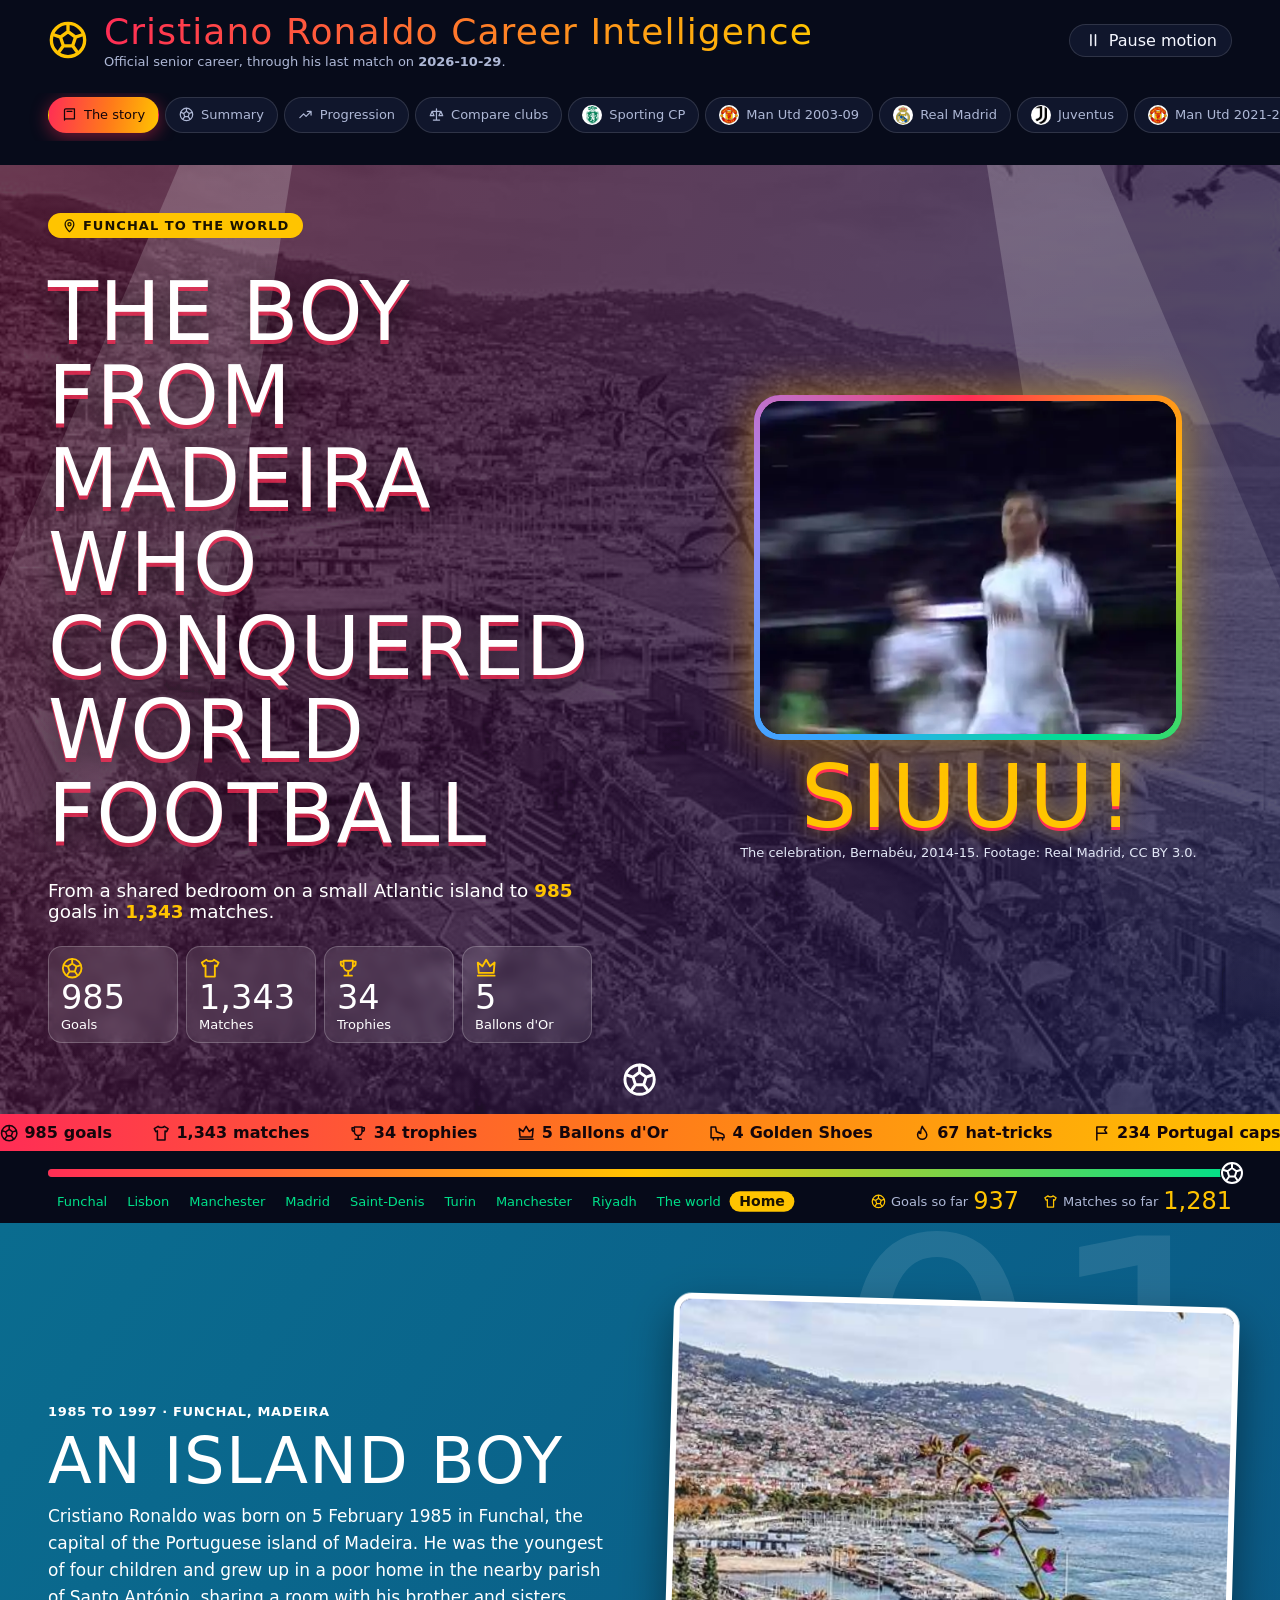
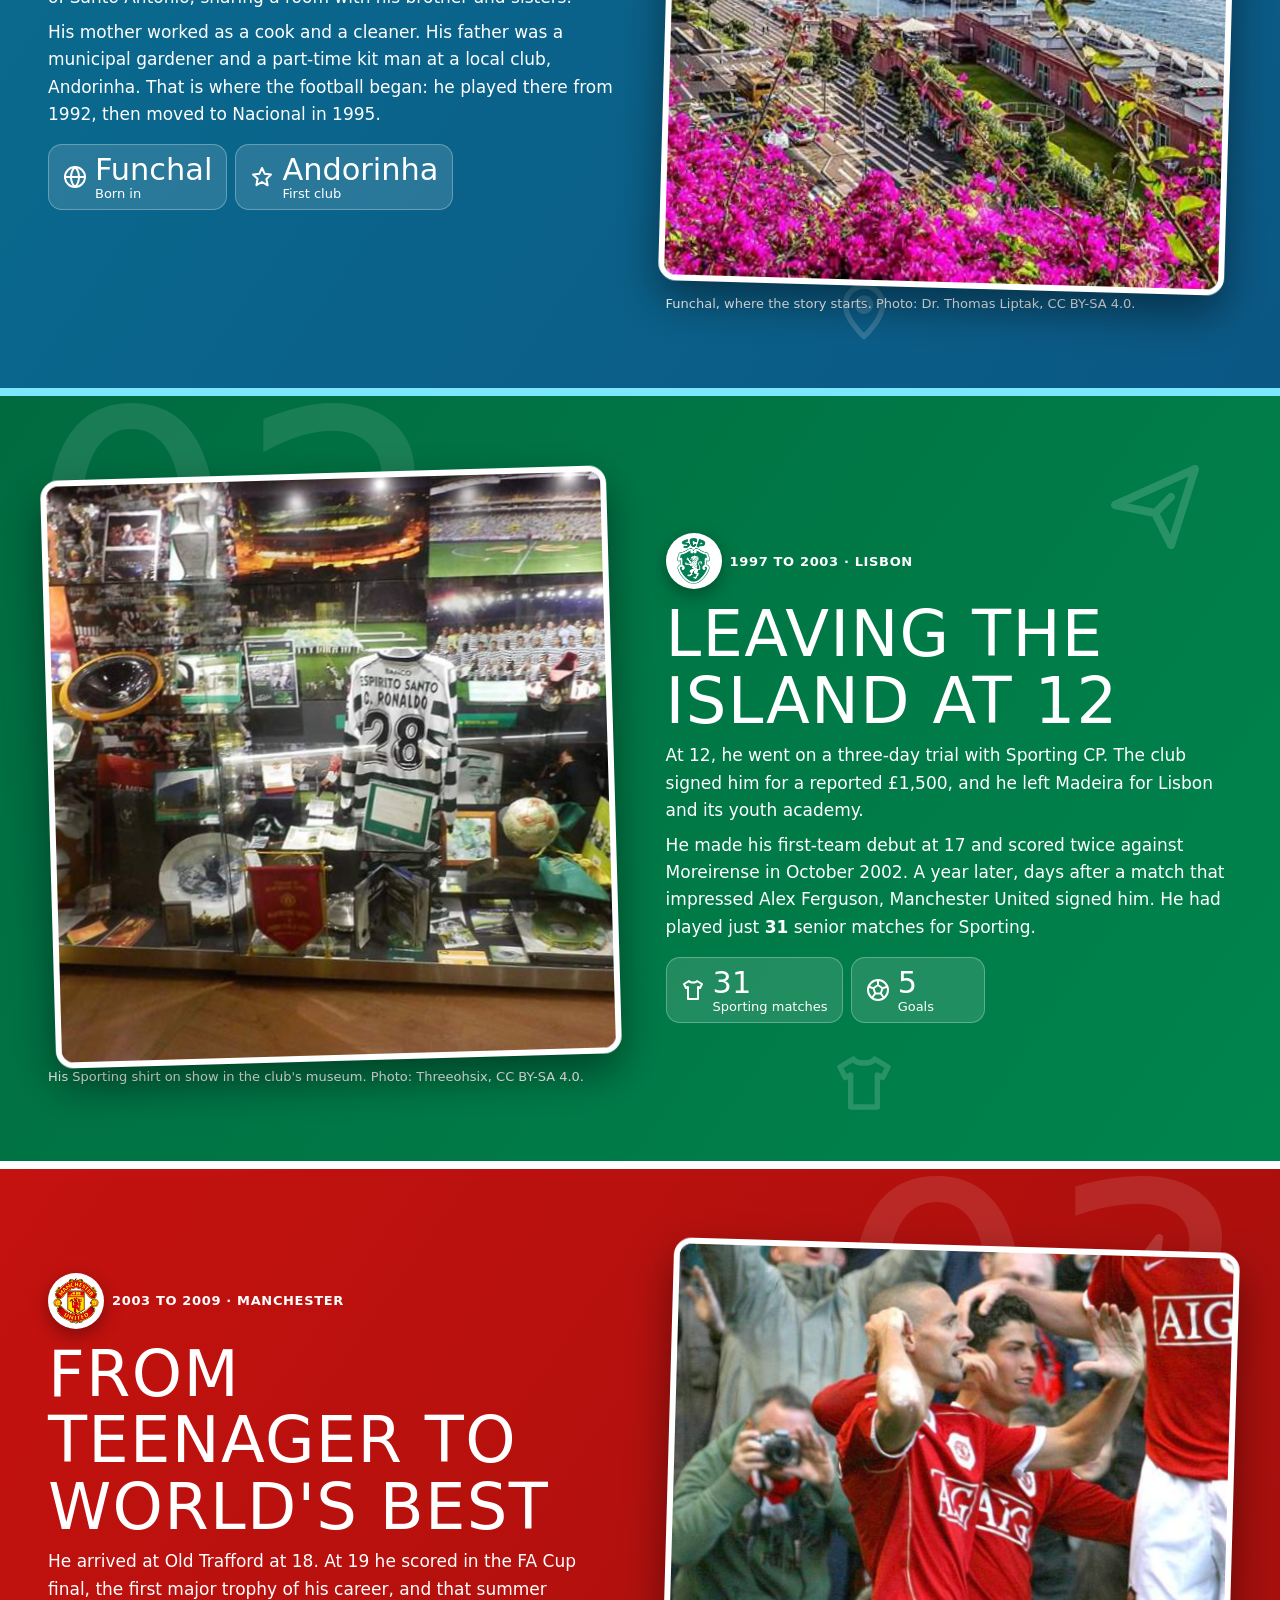
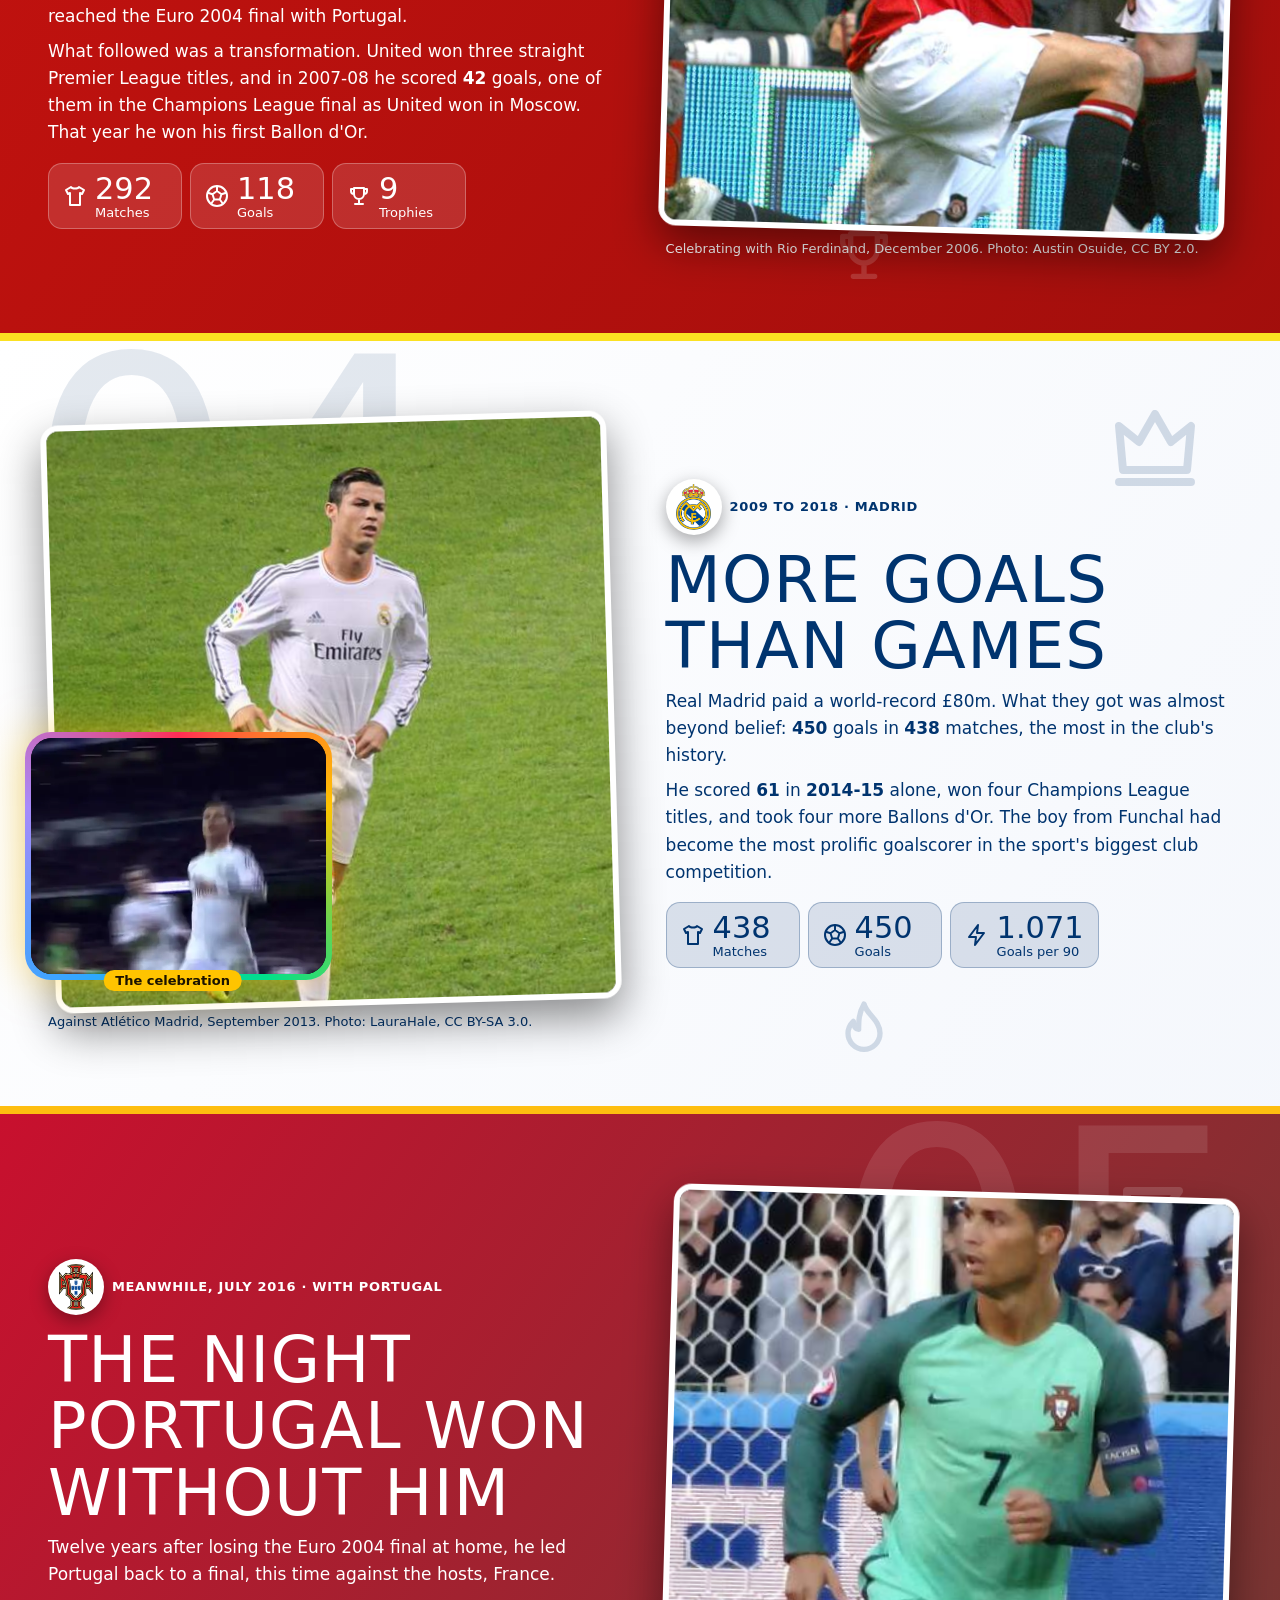
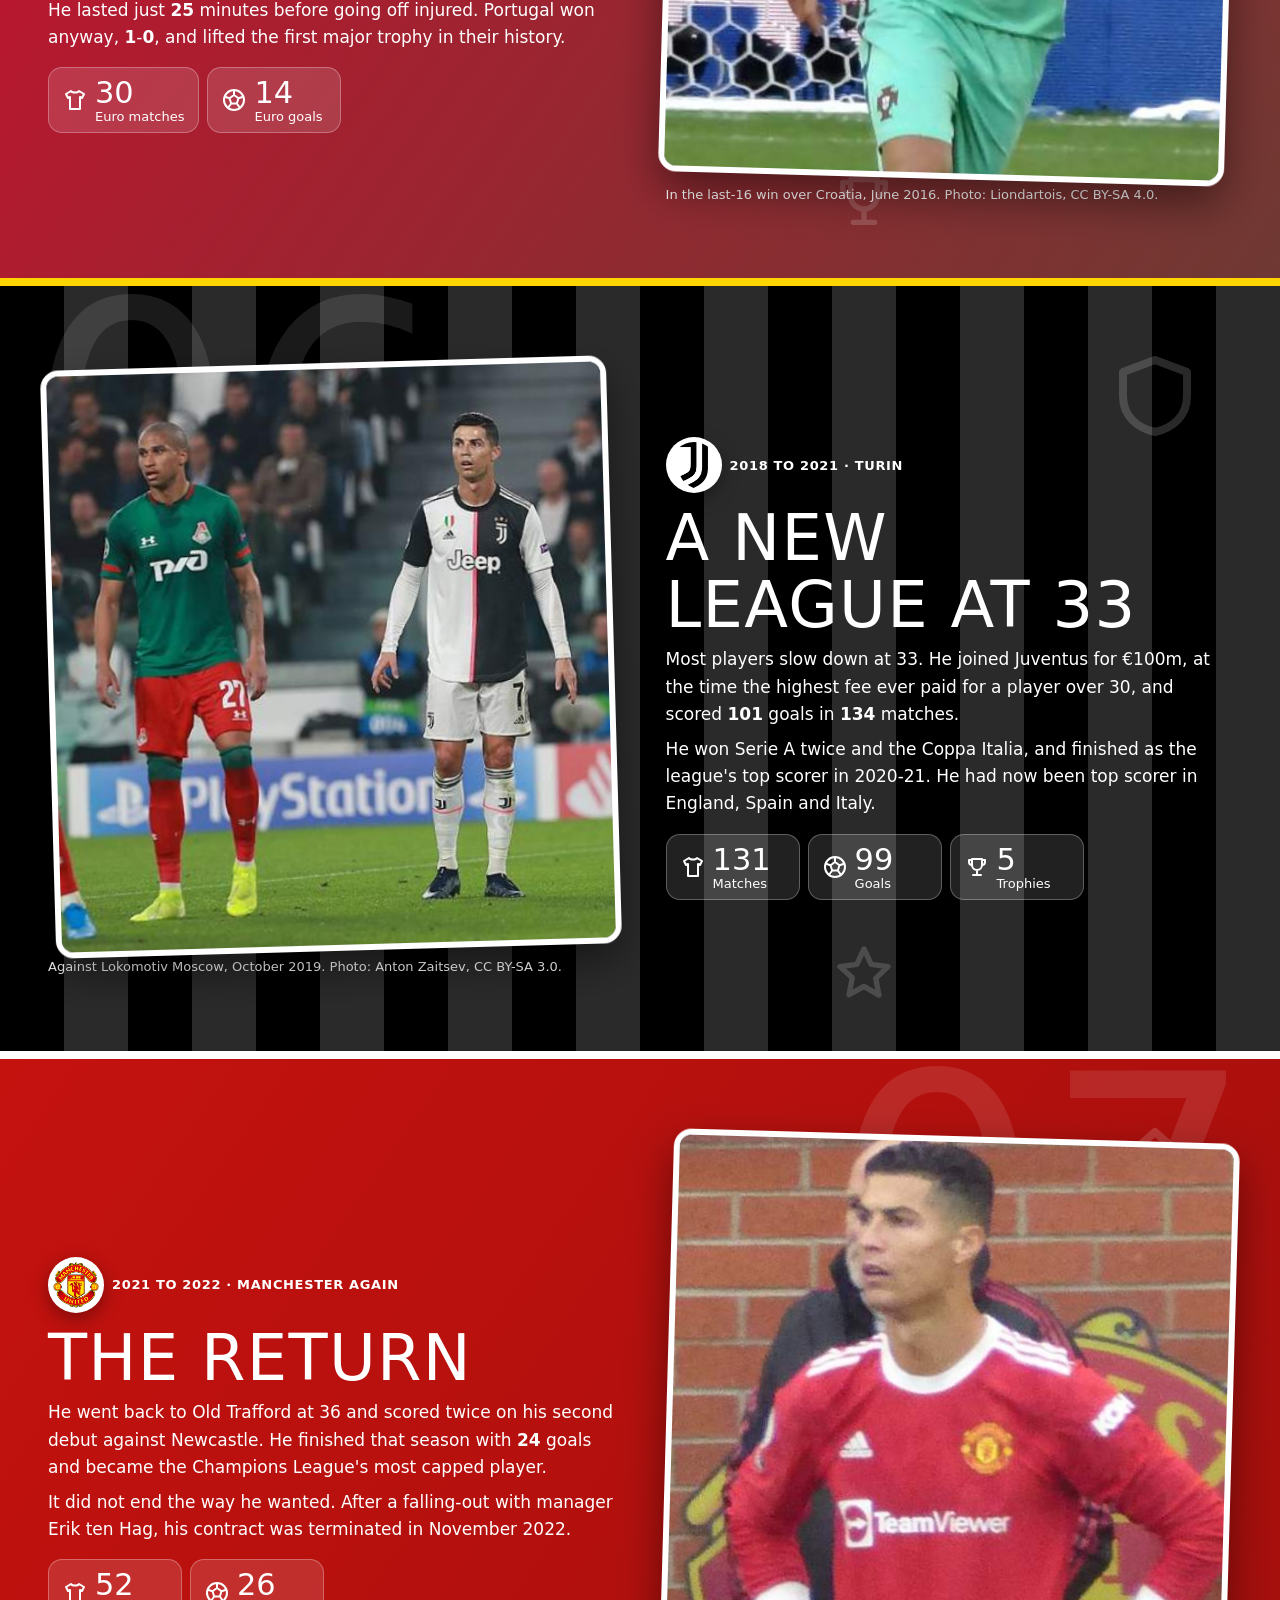
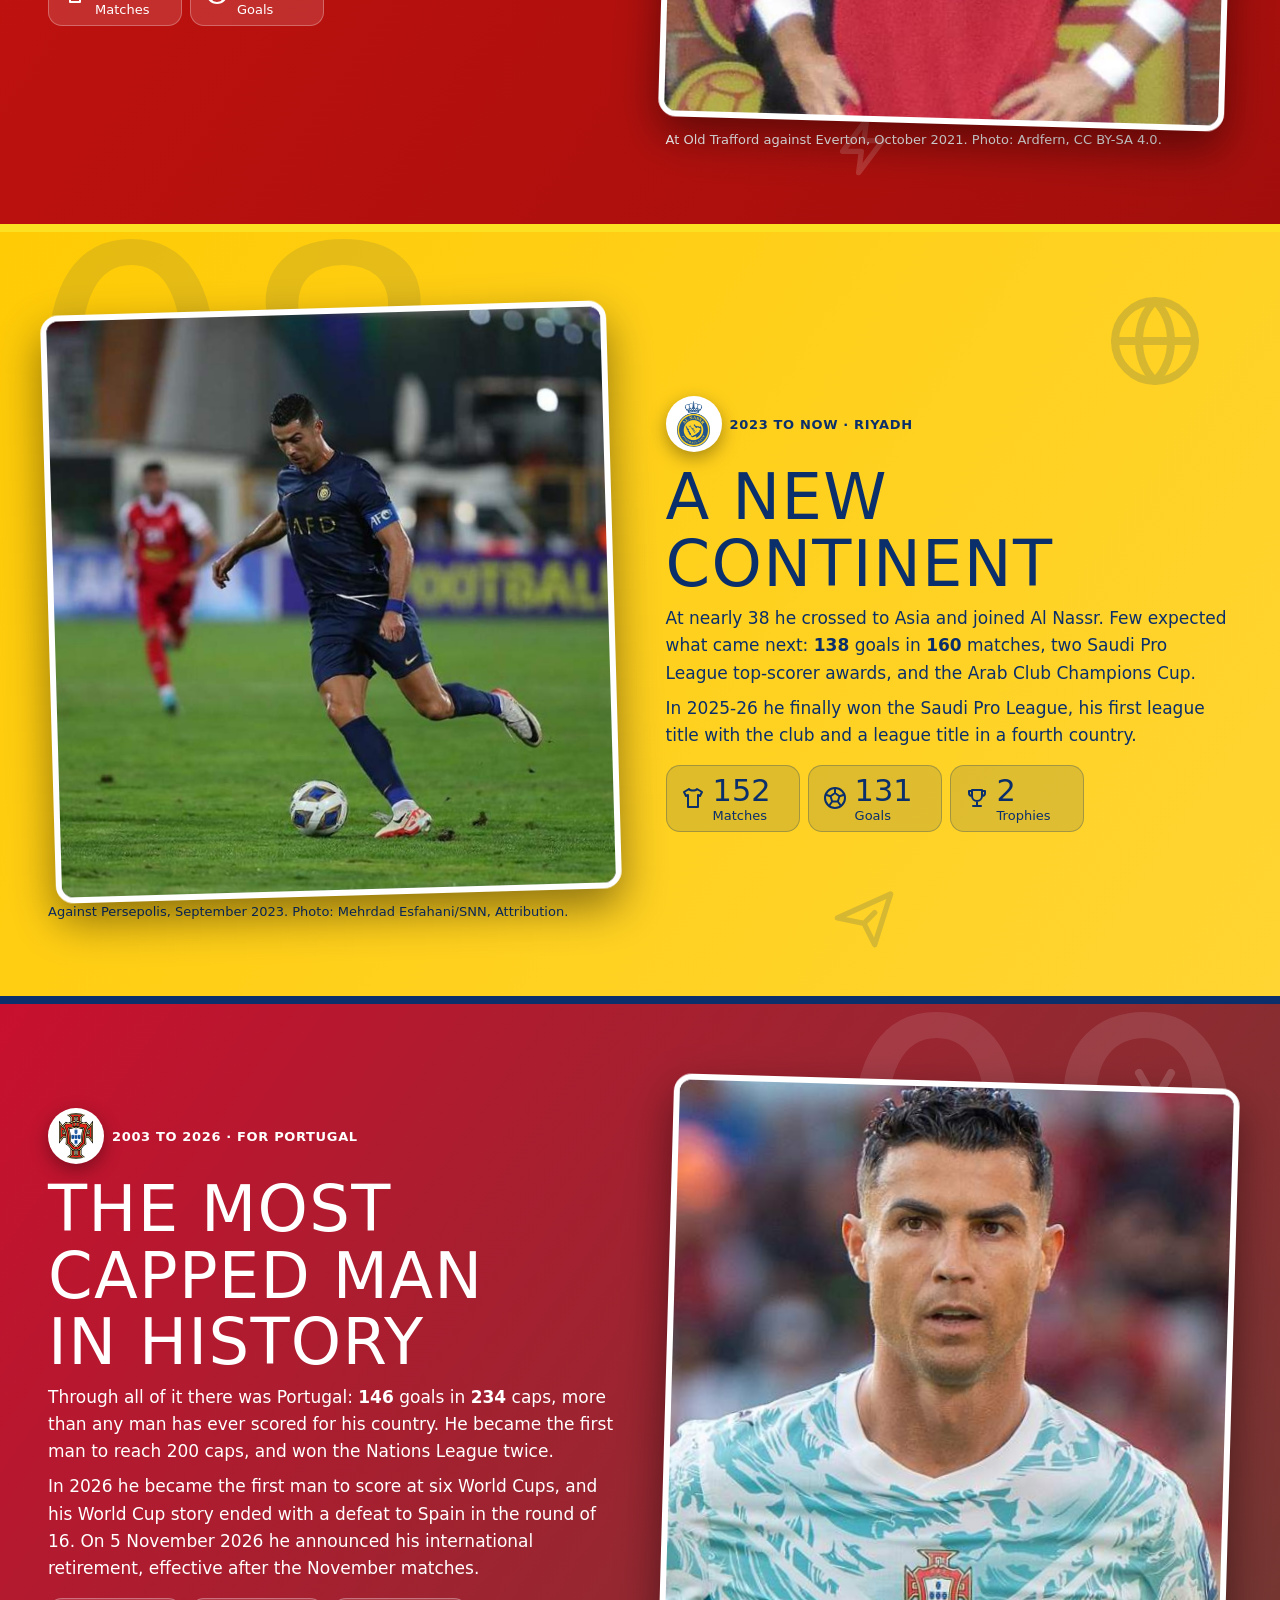
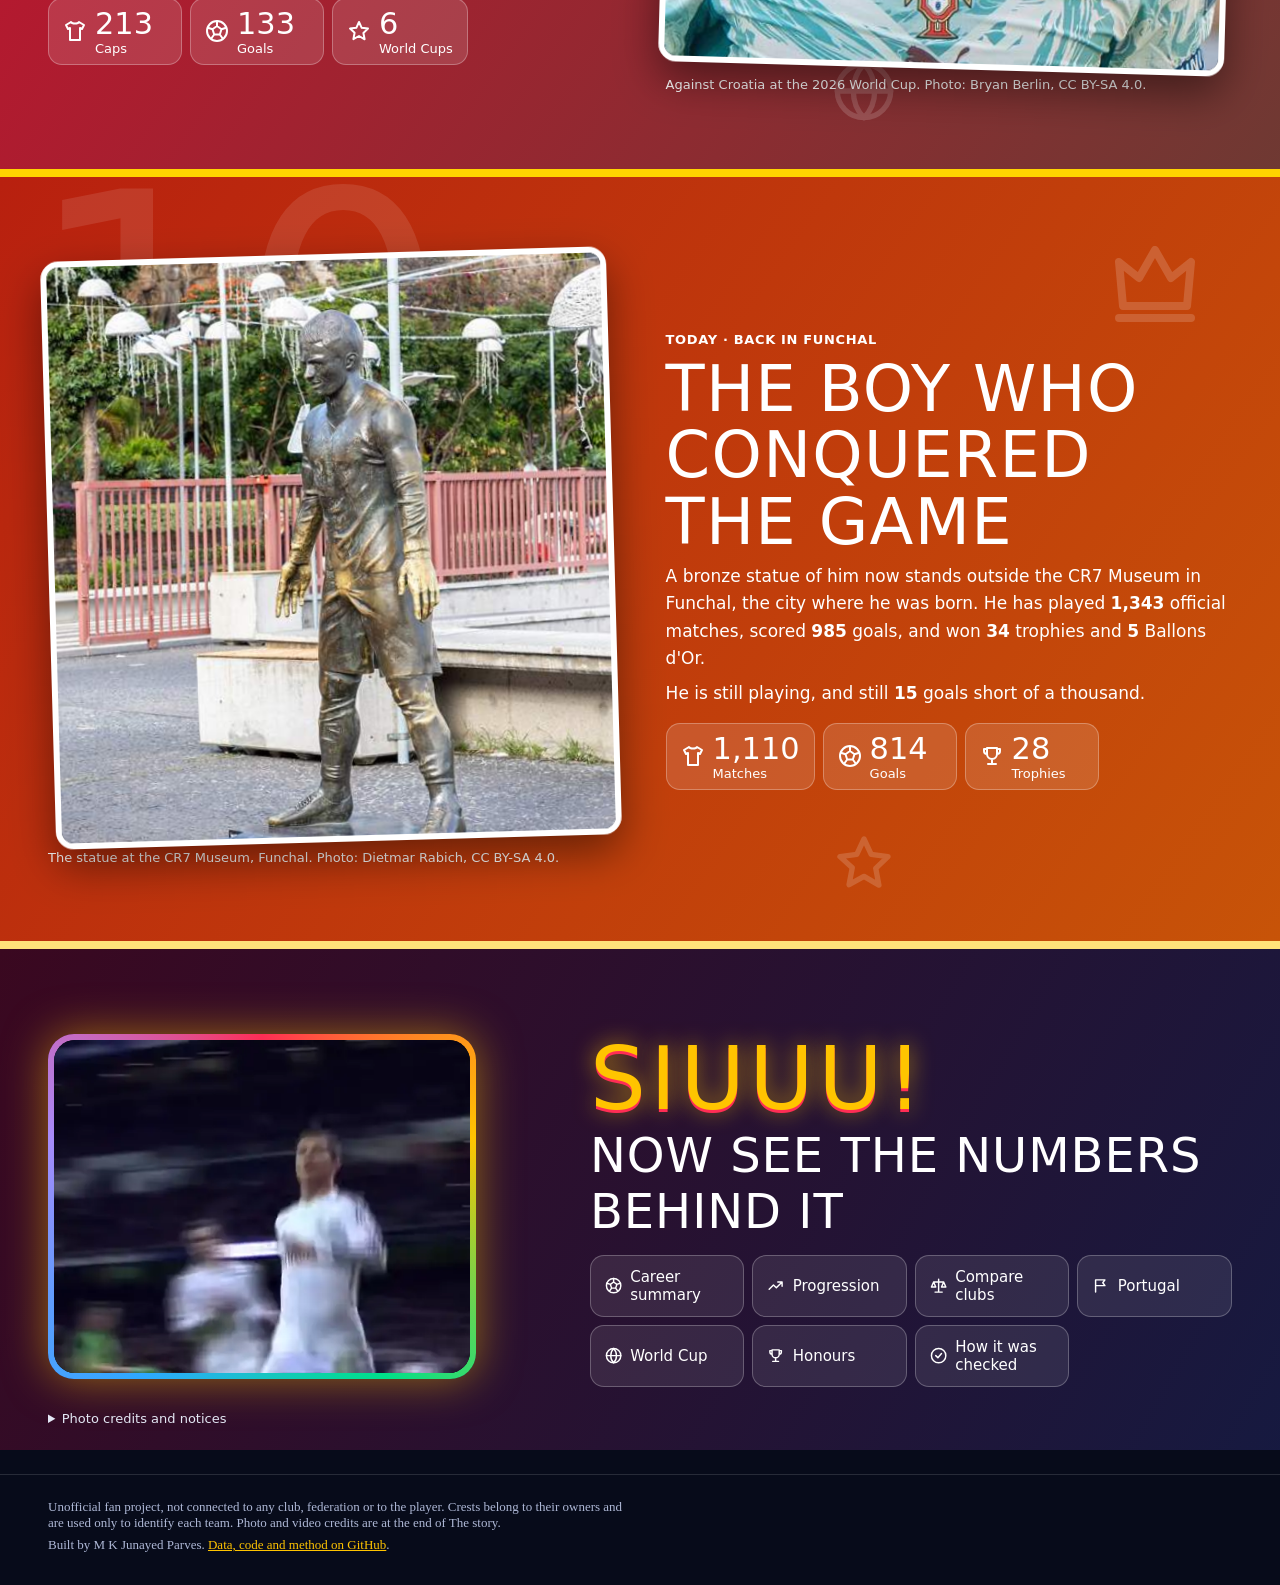
<file: docs/index.html>
<!doctype html>
<html lang="en">
<head>
<meta charset="utf-8">
<meta name="viewport" content="width=device-width, initial-scale=1">
<title>Cristiano Ronaldo Career Intelligence</title>
<meta name="description" content="The boy from Madeira who conquered world football: every official senior match, goal and trophy in one animated dashboard.">
<meta property="og:type" content="website">
<meta property="og:title" content="Cristiano Ronaldo Career Intelligence">
<meta property="og:description" content="The boy from Madeira who conquered world football: every official senior match, goal and trophy in one animated dashboard.">
<meta property="og:url" content="https://junayedparves.github.io/ronaldo-career-intelligence/">
<meta property="og:image" content="https://junayedparves.github.io/ronaldo-career-intelligence/share.jpg">
<meta name="twitter:card" content="summary_large_image">
<link rel="icon" href="images/crest_POR.png">
<link rel="stylesheet" href="tokens.css">
<link rel="stylesheet" href="style.css">
</head>
<body>
<div id="dash-root">
<p class="load-error" hidden>The data could not be loaded. Please refresh the page.</p>
<div class="crx">
<header class="crx-head"><svg class="brand-ball" viewBox="0 0 24 24" fill="none" stroke="currentColor" stroke-width="2" stroke-linecap="round" stroke-linejoin="round" aria-hidden="true"><circle cx="12" cy="12" r="10"/><path d="M12 7l4.5 3.3-1.7 5.2H9.2L7.5 10.3zM12 7V2.2M16.5 10.3l4.6-1.6M14.8 15.5l2.9 4M9.2 15.5l-2.9 4M7.5 10.3L2.9 8.7"/></svg><div><h2>Cristiano Ronaldo Career Intelligence</h2><p>Official senior career, through his last match on <b data-draw="val" data-source="overview" data-field="as_of" data-where="metric=Total goals" data-base="metric=Total goals">—</b>.</p></div><button type="button" class="motion" aria-pressed="false"><svg class="i" viewBox="0 0 24 24" fill="none" stroke="currentColor" stroke-width="2" stroke-linecap="round" stroke-linejoin="round" aria-hidden="true"><path d="M9 5v14M15 5v14"/></svg><span class="m-on">Pause motion</span><span class="m-off">Play motion</span></button></header>
<nav class="tabs" role="tablist" aria-label="Pages"><button type="button" role="tab" aria-controls="story" aria-selected="true"><svg class="i" viewBox="0 0 24 24" fill="none" stroke="currentColor" stroke-width="2" stroke-linecap="round" stroke-linejoin="round" aria-hidden="true"><path d="M4 5a2 2 0 0 1 2-2h14v16H6a2 2 0 0 0-2 2zM8 7h8"/></svg><span>The story</span></button><button type="button" role="tab" aria-controls="summary" aria-selected="false"><svg class="i" viewBox="0 0 24 24" fill="none" stroke="currentColor" stroke-width="2" stroke-linecap="round" stroke-linejoin="round" aria-hidden="true"><circle cx="12" cy="12" r="10"/><path d="M12 7l4.5 3.3-1.7 5.2H9.2L7.5 10.3zM12 7V2.2M16.5 10.3l4.6-1.6M14.8 15.5l2.9 4M9.2 15.5l-2.9 4M7.5 10.3L2.9 8.7"/></svg><span>Summary</span></button><button type="button" role="tab" aria-controls="progression" aria-selected="false"><svg class="i" viewBox="0 0 24 24" fill="none" stroke="currentColor" stroke-width="2" stroke-linecap="round" stroke-linejoin="round" aria-hidden="true"><path d="M3 17l6-6 4 4 8-8M15 7h6v6"/></svg><span>Progression</span></button><button type="button" role="tab" aria-controls="clubs" aria-selected="false"><svg class="i" viewBox="0 0 24 24" fill="none" stroke="currentColor" stroke-width="2" stroke-linecap="round" stroke-linejoin="round" aria-hidden="true"><path d="M12 3v18M7 21h10M5 7h14M5 7l-3 7h6zM19 7l-3 7h6z"/></svg><span>Compare clubs</span></button><button type="button" role="tab" aria-controls="sporting" aria-selected="false"><img class="tab-crest" data-draw="photo" data-img="crest_SPO" alt=""><span>Sporting CP</span></button><button type="button" role="tab" aria-controls="manutd1" aria-selected="false"><img class="tab-crest" data-draw="photo" data-img="crest_MU" alt=""><span>Man Utd 2003-09</span></button><button type="button" role="tab" aria-controls="realmadrid" aria-selected="false"><img class="tab-crest" data-draw="photo" data-img="crest_RMA" alt=""><span>Real Madrid</span></button><button type="button" role="tab" aria-controls="juventus" aria-selected="false"><img class="tab-crest" data-draw="photo" data-img="crest_JUV" alt=""><span>Juventus</span></button><button type="button" role="tab" aria-controls="manutd2" aria-selected="false"><img class="tab-crest" data-draw="photo" data-img="crest_MU" alt=""><span>Man Utd 2021-22</span></button><button type="button" role="tab" aria-controls="alnassr" aria-selected="false"><img class="tab-crest" data-draw="photo" data-img="crest_NAS" alt=""><span>Al Nassr</span></button><button type="button" role="tab" aria-controls="portugal" aria-selected="false"><img class="tab-crest" data-draw="photo" data-img="crest_POR" alt=""><span>Portugal</span></button><button type="button" role="tab" aria-controls="euro" aria-selected="false"><svg class="i" viewBox="0 0 24 24" fill="none" stroke="currentColor" stroke-width="2" stroke-linecap="round" stroke-linejoin="round" aria-hidden="true"><path d="M8 2l4 7 4-7"/><circle cx="12" cy="15.5" r="6.5"/></svg><span>Euro</span></button><button type="button" role="tab" aria-controls="worldcup" aria-selected="false"><svg class="i" viewBox="0 0 24 24" fill="none" stroke="currentColor" stroke-width="2" stroke-linecap="round" stroke-linejoin="round" aria-hidden="true"><circle cx="12" cy="12" r="10"/><path d="M2 12h20M12 2c3 3 4 6.5 4 10s-1 7-4 10c-3-3-4-6.5-4-10s1-7 4-10z"/></svg><span>World Cup</span></button><button type="button" role="tab" aria-controls="honours" aria-selected="false"><svg class="i" viewBox="0 0 24 24" fill="none" stroke="currentColor" stroke-width="2" stroke-linecap="round" stroke-linejoin="round" aria-hidden="true"><path d="M7 4h10v6a5 5 0 0 1-10 0zM7 5H4v2a3 3 0 0 0 3 3M17 5h3v2a3 3 0 0 1-3 3M12 15v4M8 20h8"/></svg><span>Honours</span></button><button type="button" role="tab" aria-controls="quality" aria-selected="false"><svg class="i" viewBox="0 0 24 24" fill="none" stroke="currentColor" stroke-width="2" stroke-linecap="round" stroke-linejoin="round" aria-hidden="true"><circle cx="12" cy="12" r="10"/><path d="M8 12l3 3 5-6"/></svg><span>Data quality</span></button></nav>
<section class="pg story" id="story" role="tabpanel"><header class="story-hero"><img class="hero-bg" data-draw="photo" data-img="madeira" alt=""><div class="beams" aria-hidden="true"><i></i><i></i></div><div class="confetti" aria-hidden="true"><i style="--x:41%;--d:7.7s;--w:-4.8s;--c:#FF2D55;--s:0.65"></i><i style="--x:68%;--d:3.5s;--w:-3.3s;--c:#FFFFFF;--s:0.75"></i><i style="--x:11%;--d:5.2s;--w:-7.4s;--c:#FF2D55;--s:0.99"></i><i style="--x:7%;--d:7.1s;--w:-7.0s;--c:#FFC400;--s:1.04"></i><i style="--x:74%;--d:7.7s;--w:-3.4s;--c:#2EA8FF;--s:0.63"></i><i style="--x:28%;--d:3.2s;--w:-1.1s;--c:#00E08A;--s:0.89"></i><i style="--x:69%;--d:3.6s;--w:-5.5s;--c:#FF7A1A;--s:1.08"></i><i style="--x:13%;--d:5.9s;--w:-2.9s;--c:#00E08A;--s:0.67"></i><i style="--x:91%;--d:3.3s;--w:-7.5s;--c:#FFC400;--s:0.95"></i><i style="--x:68%;--d:5.1s;--w:-5.5s;--c:#FFFFFF;--s:1.25"></i><i style="--x:46%;--d:4.5s;--w:-1.6s;--c:#A78BFA;--s:1.15"></i><i style="--x:10%;--d:5.9s;--w:-3.8s;--c:#00E08A;--s:1.11"></i><i style="--x:36%;--d:6.0s;--w:-7.4s;--c:#FFFFFF;--s:0.89"></i><i style="--x:96%;--d:4.7s;--w:-0.5s;--c:#2EA8FF;--s:0.63"></i><i style="--x:85%;--d:3.4s;--w:-3.5s;--c:#FF7A1A;--s:1.21"></i><i style="--x:40%;--d:4.7s;--w:-5.2s;--c:#2EA8FF;--s:1.01"></i><i style="--x:58%;--d:3.3s;--w:-7.3s;--c:#00E08A;--s:0.93"></i><i style="--x:85%;--d:3.3s;--w:-2.2s;--c:#00E08A;--s:1.05"></i><i style="--x:87%;--d:7.1s;--w:-5.7s;--c:#2EA8FF;--s:1.22"></i><i style="--x:44%;--d:3.1s;--w:-4.3s;--c:#FFC400;--s:1.03"></i><i style="--x:63%;--d:3.3s;--w:-1.9s;--c:#FFC400;--s:1.12"></i><i style="--x:50%;--d:5.0s;--w:-1.0s;--c:#FF2D55;--s:0.72"></i><i style="--x:51%;--d:5.7s;--w:-0.9s;--c:#FF7A1A;--s:0.90"></i><i style="--x:70%;--d:4.4s;--w:-4.7s;--c:#00E08A;--s:1.08"></i><i style="--x:48%;--d:7.8s;--w:-6.8s;--c:#FFC400;--s:0.71"></i><i style="--x:84%;--d:4.2s;--w:-4.1s;--c:#FFFFFF;--s:0.73"></i><i style="--x:36%;--d:3.0s;--w:-4.6s;--c:#00E08A;--s:1.03"></i><i style="--x:40%;--d:7.8s;--w:-2.5s;--c:#FFFFFF;--s:1.27"></i><i style="--x:83%;--d:6.4s;--w:-7.6s;--c:#FF7A1A;--s:1.15"></i><i style="--x:87%;--d:7.0s;--w:-4.9s;--c:#2EA8FF;--s:0.88"></i><i style="--x:61%;--d:6.2s;--w:-7.5s;--c:#FF2D55;--s:1.29"></i><i style="--x:56%;--d:3.8s;--w:-5.3s;--c:#FF2D55;--s:0.67"></i><i style="--x:72%;--d:3.8s;--w:-7.2s;--c:#00E08A;--s:1.03"></i><i style="--x:9%;--d:7.4s;--w:-3.1s;--c:#FFC400;--s:1.04"></i><i style="--x:44%;--d:6.0s;--w:-4.2s;--c:#FF2D55;--s:1.19"></i><i style="--x:59%;--d:5.4s;--w:-5.5s;--c:#FFC400;--s:0.67"></i><i style="--x:43%;--d:6.7s;--w:-4.2s;--c:#A78BFA;--s:0.71"></i><i style="--x:2%;--d:4.0s;--w:-0.4s;--c:#00E08A;--s:0.70"></i><i style="--x:69%;--d:7.6s;--w:-1.9s;--c:#00E08A;--s:1.28"></i><i style="--x:11%;--d:6.5s;--w:-5.9s;--c:#00E08A;--s:1.24"></i><i style="--x:45%;--d:6.9s;--w:-3.7s;--c:#FF7A1A;--s:0.95"></i><i style="--x:81%;--d:4.1s;--w:-1.5s;--c:#FF7A1A;--s:1.20"></i><i style="--x:30%;--d:7.1s;--w:-2.1s;--c:#FFC400;--s:0.74"></i><i style="--x:63%;--d:4.8s;--w:-7.8s;--c:#FF2D55;--s:1.15"></i></div><div class="hero-grid"><div class="hero-copy"><p class="hero-kicker"><svg class="i" viewBox="0 0 24 24" fill="none" stroke="currentColor" stroke-width="2" stroke-linecap="round" stroke-linejoin="round" aria-hidden="true"><path d="M12 22s7-6.5 7-12a7 7 0 1 0-14 0c0 5.5 7 12 7 12z"/><circle cx="12" cy="10" r="2.5"/></svg><span>Funchal to the world</span></p><h3>The boy from Madeira who conquered world football</h3><p class="hero-lead">From a shared bedroom on a small Atlantic island to <b data-draw="val" data-source="totals" data-field="goals" data-where="team=All&amp;scope=All" data-base="team=All&amp;scope=All" data-fmt="int">—</b> goals in <b data-draw="val" data-source="totals" data-field="appearances" data-where="team=All&amp;scope=All" data-base="team=All&amp;scope=All" data-fmt="int">—</b> matches.</p><div class="hero-chips count"><div class="hero-chip"><svg class="i" viewBox="0 0 24 24" fill="none" stroke="currentColor" stroke-width="2" stroke-linecap="round" stroke-linejoin="round" aria-hidden="true"><circle cx="12" cy="12" r="10"/><path d="M12 7l4.5 3.3-1.7 5.2H9.2L7.5 10.3zM12 7V2.2M16.5 10.3l4.6-1.6M14.8 15.5l2.9 4M9.2 15.5l-2.9 4M7.5 10.3L2.9 8.7"/></svg><b data-draw="val" data-source="totals" data-field="goals" data-where="team=All&amp;scope=All" data-base="team=All&amp;scope=All" data-fmt="int">—</b><span>Goals</span></div><div class="hero-chip"><svg class="i" viewBox="0 0 24 24" fill="none" stroke="currentColor" stroke-width="2" stroke-linecap="round" stroke-linejoin="round" aria-hidden="true"><path d="M8 3L3 6l2 4 2-1v12h10V9l2 1 2-4-5-3c-1 2-7 2-8 0z"/></svg><b data-draw="val" data-source="totals" data-field="appearances" data-where="team=All&amp;scope=All" data-base="team=All&amp;scope=All" data-fmt="int">—</b><span>Matches</span></div><div class="hero-chip"><svg class="i" viewBox="0 0 24 24" fill="none" stroke="currentColor" stroke-width="2" stroke-linecap="round" stroke-linejoin="round" aria-hidden="true"><path d="M7 4h10v6a5 5 0 0 1-10 0zM7 5H4v2a3 3 0 0 0 3 3M17 5h3v2a3 3 0 0 1-3 3M12 15v4M8 20h8"/></svg><b data-draw="val" data-source="overview" data-field="value" data-where="metric=Trophies won with at least one appearance" data-base="metric=Trophies won with at least one appearance" data-fmt="int">—</b><span>Trophies</span></div><div class="hero-chip"><svg class="i" viewBox="0 0 24 24" fill="none" stroke="currentColor" stroke-width="2" stroke-linecap="round" stroke-linejoin="round" aria-hidden="true"><path d="M3 20h18M4 17L3 6l5 4 4-7 4 7 5-4-1 11z"/></svg><b data-draw="val" data-source="overview" data-field="value" data-where="metric=Ballon d&#x27;Or wins" data-base="metric=Ballon d&#x27;Or wins" data-fmt="int">—</b><span>Ballons d'Or</span></div></div></div><figure class="hero-fig"><div class="clip big"><div class="clip-in"><img data-draw="photo" data-img="siuu" alt="Looping clip of Ronaldo running, spinning, jumping and landing with his back to the camera in Real Madrid colours at the Bernabéu"></div></div><p class="siuu" role="img" aria-label="Siuuu!"><span style="--i:0">S</span><span style="--i:1">I</span><span style="--i:2">U</span><span style="--i:3">U</span><span style="--i:4">U</span><span style="--i:5">!</span></p><figcaption>The celebration, Bernabéu, 2014-15. Footage: Real Madrid, CC BY 3.0.</figcaption></figure></div><div class="scroll-cue" aria-hidden="true"><svg class="i" viewBox="0 0 24 24" fill="none" stroke="currentColor" stroke-width="2" stroke-linecap="round" stroke-linejoin="round" aria-hidden="true"><circle cx="12" cy="12" r="10"/><path d="M12 7l4.5 3.3-1.7 5.2H9.2L7.5 10.3zM12 7V2.2M16.5 10.3l4.6-1.6M14.8 15.5l2.9 4M9.2 15.5l-2.9 4M7.5 10.3L2.9 8.7"/></svg></div></header><div class="ticker"><div class="tick-run"><span><svg class="i" viewBox="0 0 24 24" fill="none" stroke="currentColor" stroke-width="2" stroke-linecap="round" stroke-linejoin="round" aria-hidden="true"><circle cx="12" cy="12" r="10"/><path d="M12 7l4.5 3.3-1.7 5.2H9.2L7.5 10.3zM12 7V2.2M16.5 10.3l4.6-1.6M14.8 15.5l2.9 4M9.2 15.5l-2.9 4M7.5 10.3L2.9 8.7"/></svg><b data-draw="val" data-source="totals" data-field="goals" data-where="team=All&amp;scope=All" data-base="team=All&amp;scope=All" data-fmt="int">—</b> goals</span><span><svg class="i" viewBox="0 0 24 24" fill="none" stroke="currentColor" stroke-width="2" stroke-linecap="round" stroke-linejoin="round" aria-hidden="true"><path d="M8 3L3 6l2 4 2-1v12h10V9l2 1 2-4-5-3c-1 2-7 2-8 0z"/></svg><b data-draw="val" data-source="totals" data-field="appearances" data-where="team=All&amp;scope=All" data-base="team=All&amp;scope=All" data-fmt="int">—</b> matches</span><span><svg class="i" viewBox="0 0 24 24" fill="none" stroke="currentColor" stroke-width="2" stroke-linecap="round" stroke-linejoin="round" aria-hidden="true"><path d="M7 4h10v6a5 5 0 0 1-10 0zM7 5H4v2a3 3 0 0 0 3 3M17 5h3v2a3 3 0 0 1-3 3M12 15v4M8 20h8"/></svg><b data-draw="val" data-source="overview" data-field="value" data-where="metric=Trophies won with at least one appearance" data-base="metric=Trophies won with at least one appearance" data-fmt="int">—</b> trophies</span><span><svg class="i" viewBox="0 0 24 24" fill="none" stroke="currentColor" stroke-width="2" stroke-linecap="round" stroke-linejoin="round" aria-hidden="true"><path d="M3 20h18M4 17L3 6l5 4 4-7 4 7 5-4-1 11z"/></svg><b data-draw="val" data-source="overview" data-field="value" data-where="metric=Ballon d&#x27;Or wins" data-base="metric=Ballon d&#x27;Or wins" data-fmt="int">—</b> Ballons d'Or</span><span><svg class="i" viewBox="0 0 24 24" fill="none" stroke="currentColor" stroke-width="2" stroke-linecap="round" stroke-linejoin="round" aria-hidden="true"><path d="M4 4h6l1 6 8 3a3 3 0 0 1 2 3v2H4zM7 21v-3M13 21v-3M19 21v-3"/></svg><b data-draw="val" data-source="overview" data-field="value" data-where="metric=European Golden Shoe wins" data-base="metric=European Golden Shoe wins" data-fmt="int">—</b> Golden Shoes</span><span><svg class="i" viewBox="0 0 24 24" fill="none" stroke="currentColor" stroke-width="2" stroke-linecap="round" stroke-linejoin="round" aria-hidden="true"><path d="M12 3c1 4 6 6 6 11a6 6 0 0 1-12 0c0-2 1-3.5 2-4.5 0 2 1 3 2 3 0-3 0-6 2-9.5z"/></svg><b data-draw="val" data-source="overview" data-field="value" data-where="metric=Hat-tricks" data-base="metric=Hat-tricks" data-fmt="int">—</b> hat-tricks</span><span><svg class="i" viewBox="0 0 24 24" fill="none" stroke="currentColor" stroke-width="2" stroke-linecap="round" stroke-linejoin="round" aria-hidden="true"><path d="M5 21V4M5 4h13l-3 4 3 4H5"/></svg><b data-draw="val" data-source="overview" data-field="value" data-where="metric=Portugal senior caps" data-base="metric=Portugal senior caps" data-fmt="int">—</b> Portugal caps</span><span><svg class="i" viewBox="0 0 24 24" fill="none" stroke="currentColor" stroke-width="2" stroke-linecap="round" stroke-linejoin="round" aria-hidden="true"><circle cx="12" cy="12" r="10"/><circle cx="12" cy="12" r="6"/><circle cx="12" cy="12" r="2"/></svg><b data-draw="val" data-source="overview" data-field="value" data-where="metric=Portugal senior goals" data-base="metric=Portugal senior goals" data-fmt="int">—</b> Portugal goals</span><span><svg class="i" viewBox="0 0 24 24" fill="none" stroke="currentColor" stroke-width="2" stroke-linecap="round" stroke-linejoin="round" aria-hidden="true"><path d="M12 3l2.7 5.8 6.3.8-4.6 4.4 1.2 6.3L12 17l-5.6 3.1 1.2-6.3L3 9.6l6.3-.8z"/></svg><b data-draw="val" data-source="overview" data-field="value" data-where="metric=Free-kick goals" data-base="metric=Free-kick goals" data-fmt="int">—</b> free-kick goals</span><span><svg class="i" viewBox="0 0 24 24" fill="none" stroke="currentColor" stroke-width="2" stroke-linecap="round" stroke-linejoin="round" aria-hidden="true"><path d="M13 2L4 14h7l-1 8 9-12h-7z"/></svg><b data-draw="val" data-source="overview" data-field="value" data-where="metric=Headed goals" data-base="metric=Headed goals" data-fmt="int">—</b> headed goals</span></div><div class="tick-run" aria-hidden="true"><span><svg class="i" viewBox="0 0 24 24" fill="none" stroke="currentColor" stroke-width="2" stroke-linecap="round" stroke-linejoin="round" aria-hidden="true"><circle cx="12" cy="12" r="10"/><path d="M12 7l4.5 3.3-1.7 5.2H9.2L7.5 10.3zM12 7V2.2M16.5 10.3l4.6-1.6M14.8 15.5l2.9 4M9.2 15.5l-2.9 4M7.5 10.3L2.9 8.7"/></svg><b data-draw="val" data-source="totals" data-field="goals" data-where="team=All&amp;scope=All" data-base="team=All&amp;scope=All" data-fmt="int">—</b> goals</span><span><svg class="i" viewBox="0 0 24 24" fill="none" stroke="currentColor" stroke-width="2" stroke-linecap="round" stroke-linejoin="round" aria-hidden="true"><path d="M8 3L3 6l2 4 2-1v12h10V9l2 1 2-4-5-3c-1 2-7 2-8 0z"/></svg><b data-draw="val" data-source="totals" data-field="appearances" data-where="team=All&amp;scope=All" data-base="team=All&amp;scope=All" data-fmt="int">—</b> matches</span><span><svg class="i" viewBox="0 0 24 24" fill="none" stroke="currentColor" stroke-width="2" stroke-linecap="round" stroke-linejoin="round" aria-hidden="true"><path d="M7 4h10v6a5 5 0 0 1-10 0zM7 5H4v2a3 3 0 0 0 3 3M17 5h3v2a3 3 0 0 1-3 3M12 15v4M8 20h8"/></svg><b data-draw="val" data-source="overview" data-field="value" data-where="metric=Trophies won with at least one appearance" data-base="metric=Trophies won with at least one appearance" data-fmt="int">—</b> trophies</span><span><svg class="i" viewBox="0 0 24 24" fill="none" stroke="currentColor" stroke-width="2" stroke-linecap="round" stroke-linejoin="round" aria-hidden="true"><path d="M3 20h18M4 17L3 6l5 4 4-7 4 7 5-4-1 11z"/></svg><b data-draw="val" data-source="overview" data-field="value" data-where="metric=Ballon d&#x27;Or wins" data-base="metric=Ballon d&#x27;Or wins" data-fmt="int">—</b> Ballons d'Or</span><span><svg class="i" viewBox="0 0 24 24" fill="none" stroke="currentColor" stroke-width="2" stroke-linecap="round" stroke-linejoin="round" aria-hidden="true"><path d="M4 4h6l1 6 8 3a3 3 0 0 1 2 3v2H4zM7 21v-3M13 21v-3M19 21v-3"/></svg><b data-draw="val" data-source="overview" data-field="value" data-where="metric=European Golden Shoe wins" data-base="metric=European Golden Shoe wins" data-fmt="int">—</b> Golden Shoes</span><span><svg class="i" viewBox="0 0 24 24" fill="none" stroke="currentColor" stroke-width="2" stroke-linecap="round" stroke-linejoin="round" aria-hidden="true"><path d="M12 3c1 4 6 6 6 11a6 6 0 0 1-12 0c0-2 1-3.5 2-4.5 0 2 1 3 2 3 0-3 0-6 2-9.5z"/></svg><b data-draw="val" data-source="overview" data-field="value" data-where="metric=Hat-tricks" data-base="metric=Hat-tricks" data-fmt="int">—</b> hat-tricks</span><span><svg class="i" viewBox="0 0 24 24" fill="none" stroke="currentColor" stroke-width="2" stroke-linecap="round" stroke-linejoin="round" aria-hidden="true"><path d="M5 21V4M5 4h13l-3 4 3 4H5"/></svg><b data-draw="val" data-source="overview" data-field="value" data-where="metric=Portugal senior caps" data-base="metric=Portugal senior caps" data-fmt="int">—</b> Portugal caps</span><span><svg class="i" viewBox="0 0 24 24" fill="none" stroke="currentColor" stroke-width="2" stroke-linecap="round" stroke-linejoin="round" aria-hidden="true"><circle cx="12" cy="12" r="10"/><circle cx="12" cy="12" r="6"/><circle cx="12" cy="12" r="2"/></svg><b data-draw="val" data-source="overview" data-field="value" data-where="metric=Portugal senior goals" data-base="metric=Portugal senior goals" data-fmt="int">—</b> Portugal goals</span><span><svg class="i" viewBox="0 0 24 24" fill="none" stroke="currentColor" stroke-width="2" stroke-linecap="round" stroke-linejoin="round" aria-hidden="true"><path d="M12 3l2.7 5.8 6.3.8-4.6 4.4 1.2 6.3L12 17l-5.6 3.1 1.2-6.3L3 9.6l6.3-.8z"/></svg><b data-draw="val" data-source="overview" data-field="value" data-where="metric=Free-kick goals" data-base="metric=Free-kick goals" data-fmt="int">—</b> free-kick goals</span><span><svg class="i" viewBox="0 0 24 24" fill="none" stroke="currentColor" stroke-width="2" stroke-linecap="round" stroke-linejoin="round" aria-hidden="true"><path d="M13 2L4 14h7l-1 8 9-12h-7z"/></svg><b data-draw="val" data-source="overview" data-field="value" data-where="metric=Headed goals" data-base="metric=Headed goals" data-fmt="int">—</b> headed goals</span></div></div><div class="story-bar" data-source="story_beats"><div class="pitch" aria-hidden="true"><i class="pitch-fill"></i><svg class="pitch-ball" viewBox="0 0 24 24" fill="none" stroke="currentColor" stroke-width="2" stroke-linecap="round" stroke-linejoin="round" aria-hidden="true"><circle cx="12" cy="12" r="10"/><path d="M12 7l4.5 3.3-1.7 5.2H9.2L7.5 10.3zM12 7V2.2M16.5 10.3l4.6-1.6M14.8 15.5l2.9 4M9.2 15.5l-2.9 4M7.5 10.3L2.9 8.7"/></svg></div><ol class="route" aria-label="Places in the story"><li data-stop="1">Funchal</li><li data-stop="2">Lisbon</li><li data-stop="3">Manchester</li><li data-stop="4">Madrid</li><li data-stop="5">Saint-Denis</li><li data-stop="6">Turin</li><li data-stop="7">Manchester</li><li data-stop="8">Riyadh</li><li data-stop="9">The world</li><li data-stop="10">Home</li></ol><div class="tally"><span><svg class="i" viewBox="0 0 24 24" fill="none" stroke="currentColor" stroke-width="2" stroke-linecap="round" stroke-linejoin="round" aria-hidden="true"><circle cx="12" cy="12" r="10"/><path d="M12 7l4.5 3.3-1.7 5.2H9.2L7.5 10.3zM12 7V2.2M16.5 10.3l4.6-1.6M14.8 15.5l2.9 4M9.2 15.5l-2.9 4M7.5 10.3L2.9 8.7"/></svg>Goals so far <b data-draw="beat" data-source="story_beats" data-field="goals">—</b></span><span><svg class="i" viewBox="0 0 24 24" fill="none" stroke="currentColor" stroke-width="2" stroke-linecap="round" stroke-linejoin="round" aria-hidden="true"><path d="M8 3L3 6l2 4 2-1v12h10V9l2 1 2-4-5-3c-1 2-7 2-8 0z"/></svg>Matches so far <b data-draw="beat" data-source="story_beats" data-field="matches">—</b></span></div></div><div class="frames"><article class="frame" id="ch1" data-beat="1" data-club="MAD"><span class="frame-num" aria-hidden="true">01</span><svg class="float f0" viewBox="0 0 24 24" fill="none" stroke="currentColor" stroke-width="2" stroke-linecap="round" stroke-linejoin="round" aria-hidden="true"><path d="M2 9c3-3 5-3 8 0s5 3 8 0 3-2 4-2M2 16c3-3 5-3 8 0s5 3 8 0 3-2 4-2"/></svg><svg class="float f1" viewBox="0 0 24 24" fill="none" stroke="currentColor" stroke-width="2" stroke-linecap="round" stroke-linejoin="round" aria-hidden="true"><path d="M12 22s7-6.5 7-12a7 7 0 1 0-14 0c0 5.5 7 12 7 12z"/><circle cx="12" cy="10" r="2.5"/></svg><div class="frame-inner"><div class="frame-text"><div class="frame-when"><span>1985 to 1997 · Funchal, Madeira</span></div><h3>An island boy</h3><p>Cristiano Ronaldo was born on 5 February 1985 in Funchal, the capital of the Portuguese island of Madeira. He was the youngest of four children and grew up in a poor home in the nearby parish of Santo António, sharing a room with his brother and sisters.</p><p>His mother worked as a cook and a cleaner. His father was a municipal gardener and a part-time kit man at a local club, Andorinha. That is where the football began: he played there from 1992, then moved to Nacional in 1995.</p><dl class="frame-stats count"><div><svg class="i" viewBox="0 0 24 24" fill="none" stroke="currentColor" stroke-width="2" stroke-linecap="round" stroke-linejoin="round" aria-hidden="true"><circle cx="12" cy="12" r="10"/><path d="M2 12h20M12 2c3 3 4 6.5 4 10s-1 7-4 10c-3-3-4-6.5-4-10s1-7 4-10z"/></svg><dd><b>Funchal</b></dd><dt>Born in</dt></div><div><svg class="i" viewBox="0 0 24 24" fill="none" stroke="currentColor" stroke-width="2" stroke-linecap="round" stroke-linejoin="round" aria-hidden="true"><path d="M12 3l2.7 5.8 6.3.8-4.6 4.4 1.2 6.3L12 17l-5.6 3.1 1.2-6.3L3 9.6l6.3-.8z"/></svg><dd><b>Andorinha</b></dd><dt>First club</dt></div></dl></div><figure class="frame-photo"><div class="photo-card"><img data-draw="photo" data-img="madeira" alt="The city of Funchal seen from a garden lookout, with the harbour and Atlantic beyond" style="object-position:50% 50%"></div><figcaption>Funchal, where the story starts. Photo: Dr. Thomas Liptak, CC BY-SA 4.0.</figcaption></figure></div></article><article class="frame" id="ch2" data-beat="2" data-club="SPO"><span class="frame-num" aria-hidden="true">02</span><svg class="float f0" viewBox="0 0 24 24" fill="none" stroke="currentColor" stroke-width="2" stroke-linecap="round" stroke-linejoin="round" aria-hidden="true"><path d="M2 12l20-9-6 19-4-8zM12 14l4-4"/></svg><svg class="float f1" viewBox="0 0 24 24" fill="none" stroke="currentColor" stroke-width="2" stroke-linecap="round" stroke-linejoin="round" aria-hidden="true"><path d="M8 3L3 6l2 4 2-1v12h10V9l2 1 2-4-5-3c-1 2-7 2-8 0z"/></svg><div class="frame-inner"><div class="frame-text"><div class="frame-when"><img class="frame-crest" data-draw="photo" data-img="crest_SPO" alt=""><span>1997 to 2003 · Lisbon</span></div><h3>Leaving the island at 12</h3><p>At 12, he went on a three-day trial with Sporting CP. The club signed him for a reported £1,500, and he left Madeira for Lisbon and its youth academy.</p><p>He made his first-team debut at 17 and scored twice against Moreirense in October 2002. A year later, days after a match that impressed Alex Ferguson, Manchester United signed him. He had played just <b data-draw="val" data-source="clubs" data-field="appearances" data-where="team_id=SPO" data-base="team_id=SPO" data-fmt="int">—</b> senior matches for Sporting.</p><dl class="frame-stats count"><div><svg class="i" viewBox="0 0 24 24" fill="none" stroke="currentColor" stroke-width="2" stroke-linecap="round" stroke-linejoin="round" aria-hidden="true"><path d="M8 3L3 6l2 4 2-1v12h10V9l2 1 2-4-5-3c-1 2-7 2-8 0z"/></svg><dd><b data-draw="val" data-source="clubs" data-field="appearances" data-where="team_id=SPO" data-base="team_id=SPO" data-fmt="int">—</b></dd><dt>Sporting matches</dt></div><div><svg class="i" viewBox="0 0 24 24" fill="none" stroke="currentColor" stroke-width="2" stroke-linecap="round" stroke-linejoin="round" aria-hidden="true"><circle cx="12" cy="12" r="10"/><path d="M12 7l4.5 3.3-1.7 5.2H9.2L7.5 10.3zM12 7V2.2M16.5 10.3l4.6-1.6M14.8 15.5l2.9 4M9.2 15.5l-2.9 4M7.5 10.3L2.9 8.7"/></svg><dd><b data-draw="val" data-source="clubs" data-field="goals" data-where="team_id=SPO" data-base="team_id=SPO" data-fmt="int">—</b></dd><dt>Goals</dt></div></dl></div><figure class="frame-photo"><div class="photo-card"><img data-draw="photo" data-img="sporting" alt="A museum case holding his Sporting shirt and photographs" style="object-position:50% 30%"></div><figcaption>His Sporting shirt on show in the club&#x27;s museum. Photo: Threeohsix, CC BY-SA 4.0.</figcaption></figure></div></article><article class="frame" id="ch3" data-beat="3" data-club="MU1"><span class="frame-num" aria-hidden="true">03</span><svg class="float f0" viewBox="0 0 24 24" fill="none" stroke="currentColor" stroke-width="2" stroke-linecap="round" stroke-linejoin="round" aria-hidden="true"><path d="M13 2L4 14h7l-1 8 9-12h-7z"/></svg><svg class="float f1" viewBox="0 0 24 24" fill="none" stroke="currentColor" stroke-width="2" stroke-linecap="round" stroke-linejoin="round" aria-hidden="true"><path d="M7 4h10v6a5 5 0 0 1-10 0zM7 5H4v2a3 3 0 0 0 3 3M17 5h3v2a3 3 0 0 1-3 3M12 15v4M8 20h8"/></svg><div class="frame-inner"><div class="frame-text"><div class="frame-when"><img class="frame-crest" data-draw="photo" data-img="crest_MU" alt=""><span>2003 to 2009 · Manchester</span></div><h3>From teenager to world's best</h3><p>He arrived at Old Trafford at 18. At 19 he scored in the FA Cup final, the first major trophy of his career, and that summer reached the Euro 2004 final with Portugal.</p><p>What followed was a transformation. United won three straight Premier League titles, and in 2007-08 he scored <b data-draw="val" data-source="club_rollup" data-field="goals" data-where="team_id=MU1&amp;season_id=2007-08&amp;competition_id=All" data-base="team_id=MU1&amp;season_id=2007-08&amp;competition_id=All">—</b> goals, one of them in the Champions League final as United won in Moscow. That year he won his first Ballon d'Or.</p><dl class="frame-stats count"><div><svg class="i" viewBox="0 0 24 24" fill="none" stroke="currentColor" stroke-width="2" stroke-linecap="round" stroke-linejoin="round" aria-hidden="true"><path d="M8 3L3 6l2 4 2-1v12h10V9l2 1 2-4-5-3c-1 2-7 2-8 0z"/></svg><dd><b data-draw="val" data-source="clubs" data-field="appearances" data-where="team_id=MU1" data-base="team_id=MU1" data-fmt="int">—</b></dd><dt>Matches</dt></div><div><svg class="i" viewBox="0 0 24 24" fill="none" stroke="currentColor" stroke-width="2" stroke-linecap="round" stroke-linejoin="round" aria-hidden="true"><circle cx="12" cy="12" r="10"/><path d="M12 7l4.5 3.3-1.7 5.2H9.2L7.5 10.3zM12 7V2.2M16.5 10.3l4.6-1.6M14.8 15.5l2.9 4M9.2 15.5l-2.9 4M7.5 10.3L2.9 8.7"/></svg><dd><b data-draw="val" data-source="clubs" data-field="goals" data-where="team_id=MU1" data-base="team_id=MU1" data-fmt="int">—</b></dd><dt>Goals</dt></div><div><svg class="i" viewBox="0 0 24 24" fill="none" stroke="currentColor" stroke-width="2" stroke-linecap="round" stroke-linejoin="round" aria-hidden="true"><path d="M7 4h10v6a5 5 0 0 1-10 0zM7 5H4v2a3 3 0 0 0 3 3M17 5h3v2a3 3 0 0 1-3 3M12 15v4M8 20h8"/></svg><dd><b data-draw="val" data-source="clubs" data-field="trophies_with_appearance" data-where="team_id=MU1" data-base="team_id=MU1" data-fmt="int">—</b></dd><dt>Trophies</dt></div></dl></div><figure class="frame-photo"><div class="photo-card"><img data-draw="photo" data-img="manutd_b" alt="Ronaldo in a red Manchester United shirt celebrating a goal with Rio Ferdinand" style="object-position:40% 25%"></div><figcaption>Celebrating with Rio Ferdinand, December 2006. Photo: Austin Osuide, CC BY 2.0.</figcaption></figure></div></article><article class="frame" id="ch4" data-beat="4" data-club="RMA"><span class="frame-num" aria-hidden="true">04</span><svg class="float f0" viewBox="0 0 24 24" fill="none" stroke="currentColor" stroke-width="2" stroke-linecap="round" stroke-linejoin="round" aria-hidden="true"><path d="M3 20h18M4 17L3 6l5 4 4-7 4 7 5-4-1 11z"/></svg><svg class="float f1" viewBox="0 0 24 24" fill="none" stroke="currentColor" stroke-width="2" stroke-linecap="round" stroke-linejoin="round" aria-hidden="true"><path d="M12 3c1 4 6 6 6 11a6 6 0 0 1-12 0c0-2 1-3.5 2-4.5 0 2 1 3 2 3 0-3 0-6 2-9.5z"/></svg><div class="frame-inner"><div class="frame-text"><div class="frame-when"><img class="frame-crest" data-draw="photo" data-img="crest_RMA" alt=""><span>2009 to 2018 · Madrid</span></div><h3>More goals than games</h3><p>Real Madrid paid a world-record £80m. What they got was almost beyond belief: <b data-draw="val" data-source="clubs" data-field="goals" data-where="team_id=RMA" data-base="team_id=RMA" data-fmt="int">—</b> goals in <b data-draw="val" data-source="clubs" data-field="appearances" data-where="team_id=RMA" data-base="team_id=RMA" data-fmt="int">—</b> matches, the most in the club's history.</p><p>He scored <b data-draw="val" data-source="peaks" data-field="peak_goals">—</b> in <b data-draw="val" data-source="peaks" data-field="peak_season">—</b> alone, won four Champions League titles, and took four more Ballons d'Or. The boy from Funchal had become the most prolific goalscorer in the sport's biggest club competition.</p><dl class="frame-stats count"><div><svg class="i" viewBox="0 0 24 24" fill="none" stroke="currentColor" stroke-width="2" stroke-linecap="round" stroke-linejoin="round" aria-hidden="true"><path d="M8 3L3 6l2 4 2-1v12h10V9l2 1 2-4-5-3c-1 2-7 2-8 0z"/></svg><dd><b data-draw="val" data-source="clubs" data-field="appearances" data-where="team_id=RMA" data-base="team_id=RMA" data-fmt="int">—</b></dd><dt>Matches</dt></div><div><svg class="i" viewBox="0 0 24 24" fill="none" stroke="currentColor" stroke-width="2" stroke-linecap="round" stroke-linejoin="round" aria-hidden="true"><circle cx="12" cy="12" r="10"/><path d="M12 7l4.5 3.3-1.7 5.2H9.2L7.5 10.3zM12 7V2.2M16.5 10.3l4.6-1.6M14.8 15.5l2.9 4M9.2 15.5l-2.9 4M7.5 10.3L2.9 8.7"/></svg><dd><b data-draw="val" data-source="clubs" data-field="goals" data-where="team_id=RMA" data-base="team_id=RMA" data-fmt="int">—</b></dd><dt>Goals</dt></div><div><svg class="i" viewBox="0 0 24 24" fill="none" stroke="currentColor" stroke-width="2" stroke-linecap="round" stroke-linejoin="round" aria-hidden="true"><path d="M13 2L4 14h7l-1 8 9-12h-7z"/></svg><dd><b data-draw="val" data-source="clubs" data-field="goals_per_90" data-where="team_id=RMA" data-base="team_id=RMA">—</b></dd><dt>Goals per 90</dt></div></dl></div><figure class="frame-photo"><div class="photo-card"><img data-draw="photo" data-img="realmadrid" alt="Ronaldo in Real Madrid&#x27;s white kit on the pitch" style="object-position:50% 20%"></div><div class="pip"><div class="clip "><div class="clip-in"><img data-draw="photo" data-img="siuu" alt="Looping clip of Ronaldo running, spinning, jumping and landing with his back to the camera in Real Madrid&#x27;s white kit"></div></div><span class="pip-tag">The celebration</span></div><figcaption>Against Atlético Madrid, September 2013. Photo: LauraHale, CC BY-SA 3.0.</figcaption></figure></div></article><article class="frame" id="ch5" data-beat="5" data-club="POR"><span class="frame-num" aria-hidden="true">05</span><svg class="float f0" viewBox="0 0 24 24" fill="none" stroke="currentColor" stroke-width="2" stroke-linecap="round" stroke-linejoin="round" aria-hidden="true"><path d="M5 21V4M5 4h13l-3 4 3 4H5"/></svg><svg class="float f1" viewBox="0 0 24 24" fill="none" stroke="currentColor" stroke-width="2" stroke-linecap="round" stroke-linejoin="round" aria-hidden="true"><path d="M7 4h10v6a5 5 0 0 1-10 0zM7 5H4v2a3 3 0 0 0 3 3M17 5h3v2a3 3 0 0 1-3 3M12 15v4M8 20h8"/></svg><div class="frame-inner"><div class="frame-text"><div class="frame-when"><img class="frame-crest" data-draw="photo" data-img="crest_POR" alt=""><span>Meanwhile, July 2016 · With Portugal</span></div><h3>The night Portugal won without him</h3><p>Twelve years after losing the Euro 2004 final at home, he led Portugal back to a final, this time against the hosts, France.</p><p>He lasted just <b data-draw="val" data-source="tmatches" data-field="minutes" data-where="match_date=2016-07-10" data-base="match_date=2016-07-10">—</b> minutes before going off injured. Portugal won anyway, <b data-draw="val" data-source="tmatches" data-field="team_score" data-where="match_date=2016-07-10" data-base="match_date=2016-07-10">—</b>-<b data-draw="val" data-source="tmatches" data-field="opponent_score" data-where="match_date=2016-07-10" data-base="match_date=2016-07-10">—</b>, and lifted the first major trophy in their history.</p><dl class="frame-stats count"><div><svg class="i" viewBox="0 0 24 24" fill="none" stroke="currentColor" stroke-width="2" stroke-linecap="round" stroke-linejoin="round" aria-hidden="true"><path d="M8 3L3 6l2 4 2-1v12h10V9l2 1 2-4-5-3c-1 2-7 2-8 0z"/></svg><dd><b data-draw="val" data-source="tourn_totals" data-field="matches" data-where="comp=EUR&amp;tournament_id=All" data-base="comp=EUR&amp;tournament_id=All">—</b></dd><dt>Euro matches</dt></div><div><svg class="i" viewBox="0 0 24 24" fill="none" stroke="currentColor" stroke-width="2" stroke-linecap="round" stroke-linejoin="round" aria-hidden="true"><circle cx="12" cy="12" r="10"/><path d="M12 7l4.5 3.3-1.7 5.2H9.2L7.5 10.3zM12 7V2.2M16.5 10.3l4.6-1.6M14.8 15.5l2.9 4M9.2 15.5l-2.9 4M7.5 10.3L2.9 8.7"/></svg><dd><b data-draw="val" data-source="tourn_totals" data-field="goals" data-where="comp=EUR&amp;tournament_id=All" data-base="comp=EUR&amp;tournament_id=All">—</b></dd><dt>Euro goals</dt></div></dl></div><figure class="frame-photo"><div class="photo-card"><img data-draw="photo" data-img="euro2016" alt="Ronaldo in Portugal&#x27;s green away kit during a match" style="object-position:50% 15%"></div><figcaption>In the last-16 win over Croatia, June 2016. Photo: Liondartois, CC BY-SA 4.0.</figcaption></figure></div></article><article class="frame" id="ch6" data-beat="6" data-club="JUV"><span class="frame-num" aria-hidden="true">06</span><svg class="float f0" viewBox="0 0 24 24" fill="none" stroke="currentColor" stroke-width="2" stroke-linecap="round" stroke-linejoin="round" aria-hidden="true"><path d="M12 3l8 3v6c0 5-3.5 8-8 9-4.5-1-8-4-8-9V6z"/></svg><svg class="float f1" viewBox="0 0 24 24" fill="none" stroke="currentColor" stroke-width="2" stroke-linecap="round" stroke-linejoin="round" aria-hidden="true"><path d="M12 3l2.7 5.8 6.3.8-4.6 4.4 1.2 6.3L12 17l-5.6 3.1 1.2-6.3L3 9.6l6.3-.8z"/></svg><div class="frame-inner"><div class="frame-text"><div class="frame-when"><img class="frame-crest" data-draw="photo" data-img="crest_JUV" alt=""><span>2018 to 2021 · Turin</span></div><h3>A new league at 33</h3><p>Most players slow down at 33. He joined Juventus for €100m, at the time the highest fee ever paid for a player over 30, and scored <b data-draw="val" data-source="clubs" data-field="goals" data-where="team_id=JUV" data-base="team_id=JUV" data-fmt="int">—</b> goals in <b data-draw="val" data-source="clubs" data-field="appearances" data-where="team_id=JUV" data-base="team_id=JUV" data-fmt="int">—</b> matches.</p><p>He won Serie A twice and the Coppa Italia, and finished as the league's top scorer in 2020-21. He had now been top scorer in England, Spain and Italy.</p><dl class="frame-stats count"><div><svg class="i" viewBox="0 0 24 24" fill="none" stroke="currentColor" stroke-width="2" stroke-linecap="round" stroke-linejoin="round" aria-hidden="true"><path d="M8 3L3 6l2 4 2-1v12h10V9l2 1 2-4-5-3c-1 2-7 2-8 0z"/></svg><dd><b data-draw="val" data-source="clubs" data-field="appearances" data-where="team_id=JUV" data-base="team_id=JUV" data-fmt="int">—</b></dd><dt>Matches</dt></div><div><svg class="i" viewBox="0 0 24 24" fill="none" stroke="currentColor" stroke-width="2" stroke-linecap="round" stroke-linejoin="round" aria-hidden="true"><circle cx="12" cy="12" r="10"/><path d="M12 7l4.5 3.3-1.7 5.2H9.2L7.5 10.3zM12 7V2.2M16.5 10.3l4.6-1.6M14.8 15.5l2.9 4M9.2 15.5l-2.9 4M7.5 10.3L2.9 8.7"/></svg><dd><b data-draw="val" data-source="clubs" data-field="goals" data-where="team_id=JUV" data-base="team_id=JUV" data-fmt="int">—</b></dd><dt>Goals</dt></div><div><svg class="i" viewBox="0 0 24 24" fill="none" stroke="currentColor" stroke-width="2" stroke-linecap="round" stroke-linejoin="round" aria-hidden="true"><path d="M7 4h10v6a5 5 0 0 1-10 0zM7 5H4v2a3 3 0 0 0 3 3M17 5h3v2a3 3 0 0 1-3 3M12 15v4M8 20h8"/></svg><dd><b data-draw="val" data-source="clubs" data-field="trophies_with_appearance" data-where="team_id=JUV" data-base="team_id=JUV" data-fmt="int">—</b></dd><dt>Trophies</dt></div></dl></div><figure class="frame-photo"><div class="photo-card"><img data-draw="photo" data-img="juventus" alt="Ronaldo in Juventus black and white stripes waiting at a free kick" style="object-position:85% 30%"></div><figcaption>Against Lokomotiv Moscow, October 2019. Photo: Anton Zaitsev, CC BY-SA 3.0.</figcaption></figure></div></article><article class="frame" id="ch7" data-beat="7" data-club="MU2"><span class="frame-num" aria-hidden="true">07</span><svg class="float f0" viewBox="0 0 24 24" fill="none" stroke="currentColor" stroke-width="2" stroke-linecap="round" stroke-linejoin="round" aria-hidden="true"><path d="M3 11l9-8 9 8M5 9.5V21h14V9.5"/></svg><svg class="float f1" viewBox="0 0 24 24" fill="none" stroke="currentColor" stroke-width="2" stroke-linecap="round" stroke-linejoin="round" aria-hidden="true"><path d="M13 2L4 14h7l-1 8 9-12h-7z"/></svg><div class="frame-inner"><div class="frame-text"><div class="frame-when"><img class="frame-crest" data-draw="photo" data-img="crest_MU" alt=""><span>2021 to 2022 · Manchester again</span></div><h3>The return</h3><p>He went back to Old Trafford at 36 and scored twice on his second debut against Newcastle. He finished that season with <b data-draw="val" data-source="club_rollup" data-field="goals" data-where="team_id=MU2&amp;season_id=2021-22&amp;competition_id=All" data-base="team_id=MU2&amp;season_id=2021-22&amp;competition_id=All">—</b> goals and became the Champions League's most capped player.</p><p>It did not end the way he wanted. After a falling-out with manager Erik ten Hag, his contract was terminated in November 2022.</p><dl class="frame-stats count"><div><svg class="i" viewBox="0 0 24 24" fill="none" stroke="currentColor" stroke-width="2" stroke-linecap="round" stroke-linejoin="round" aria-hidden="true"><path d="M8 3L3 6l2 4 2-1v12h10V9l2 1 2-4-5-3c-1 2-7 2-8 0z"/></svg><dd><b data-draw="val" data-source="clubs" data-field="appearances" data-where="team_id=MU2" data-base="team_id=MU2" data-fmt="int">—</b></dd><dt>Matches</dt></div><div><svg class="i" viewBox="0 0 24 24" fill="none" stroke="currentColor" stroke-width="2" stroke-linecap="round" stroke-linejoin="round" aria-hidden="true"><circle cx="12" cy="12" r="10"/><path d="M12 7l4.5 3.3-1.7 5.2H9.2L7.5 10.3zM12 7V2.2M16.5 10.3l4.6-1.6M14.8 15.5l2.9 4M9.2 15.5l-2.9 4M7.5 10.3L2.9 8.7"/></svg><dd><b data-draw="val" data-source="clubs" data-field="goals" data-where="team_id=MU2" data-base="team_id=MU2" data-fmt="int">—</b></dd><dt>Goals</dt></div></dl></div><figure class="frame-photo"><div class="photo-card"><img data-draw="photo" data-img="return" alt="Ronaldo in Manchester United&#x27;s red kit on the touchline" style="object-position:50% 12%"></div><figcaption>At Old Trafford against Everton, October 2021. Photo: Ardfern, CC BY-SA 4.0.</figcaption></figure></div></article><article class="frame" id="ch8" data-beat="8" data-club="NAS"><span class="frame-num" aria-hidden="true">08</span><svg class="float f0" viewBox="0 0 24 24" fill="none" stroke="currentColor" stroke-width="2" stroke-linecap="round" stroke-linejoin="round" aria-hidden="true"><circle cx="12" cy="12" r="10"/><path d="M2 12h20M12 2c3 3 4 6.5 4 10s-1 7-4 10c-3-3-4-6.5-4-10s1-7 4-10z"/></svg><svg class="float f1" viewBox="0 0 24 24" fill="none" stroke="currentColor" stroke-width="2" stroke-linecap="round" stroke-linejoin="round" aria-hidden="true"><path d="M2 12l20-9-6 19-4-8zM12 14l4-4"/></svg><div class="frame-inner"><div class="frame-text"><div class="frame-when"><img class="frame-crest" data-draw="photo" data-img="crest_NAS" alt=""><span>2023 to now · Riyadh</span></div><h3>A new continent</h3><p>At nearly 38 he crossed to Asia and joined Al Nassr. Few expected what came next: <b data-draw="val" data-source="clubs" data-field="goals" data-where="team_id=NAS" data-base="team_id=NAS" data-fmt="int">—</b> goals in <b data-draw="val" data-source="clubs" data-field="appearances" data-where="team_id=NAS" data-base="team_id=NAS" data-fmt="int">—</b> matches, two Saudi Pro League top-scorer awards, and the Arab Club Champions Cup.</p><p>In 2025-26 he finally won the Saudi Pro League, his first league title with the club and a league title in a fourth country.</p><dl class="frame-stats count"><div><svg class="i" viewBox="0 0 24 24" fill="none" stroke="currentColor" stroke-width="2" stroke-linecap="round" stroke-linejoin="round" aria-hidden="true"><path d="M8 3L3 6l2 4 2-1v12h10V9l2 1 2-4-5-3c-1 2-7 2-8 0z"/></svg><dd><b data-draw="val" data-source="clubs" data-field="appearances" data-where="team_id=NAS" data-base="team_id=NAS" data-fmt="int">—</b></dd><dt>Matches</dt></div><div><svg class="i" viewBox="0 0 24 24" fill="none" stroke="currentColor" stroke-width="2" stroke-linecap="round" stroke-linejoin="round" aria-hidden="true"><circle cx="12" cy="12" r="10"/><path d="M12 7l4.5 3.3-1.7 5.2H9.2L7.5 10.3zM12 7V2.2M16.5 10.3l4.6-1.6M14.8 15.5l2.9 4M9.2 15.5l-2.9 4M7.5 10.3L2.9 8.7"/></svg><dd><b data-draw="val" data-source="clubs" data-field="goals" data-where="team_id=NAS" data-base="team_id=NAS" data-fmt="int">—</b></dd><dt>Goals</dt></div><div><svg class="i" viewBox="0 0 24 24" fill="none" stroke="currentColor" stroke-width="2" stroke-linecap="round" stroke-linejoin="round" aria-hidden="true"><path d="M7 4h10v6a5 5 0 0 1-10 0zM7 5H4v2a3 3 0 0 0 3 3M17 5h3v2a3 3 0 0 1-3 3M12 15v4M8 20h8"/></svg><dd><b data-draw="val" data-source="clubs" data-field="trophies_with_appearance" data-where="team_id=NAS" data-base="team_id=NAS" data-fmt="int">—</b></dd><dt>Trophies</dt></div></dl></div><figure class="frame-photo"><div class="photo-card"><img data-draw="photo" data-img="alnassr" alt="Ronaldo in Al Nassr&#x27;s navy kit with the ball at his feet" style="object-position:40% 30%"></div><figcaption>Against Persepolis, September 2023. Photo: Mehrdad Esfahani/SNN, Attribution.</figcaption></figure></div></article><article class="frame" id="ch9" data-beat="9" data-club="POR"><span class="frame-num" aria-hidden="true">09</span><svg class="float f0" viewBox="0 0 24 24" fill="none" stroke="currentColor" stroke-width="2" stroke-linecap="round" stroke-linejoin="round" aria-hidden="true"><path d="M8 2l4 7 4-7"/><circle cx="12" cy="15.5" r="6.5"/></svg><svg class="float f1" viewBox="0 0 24 24" fill="none" stroke="currentColor" stroke-width="2" stroke-linecap="round" stroke-linejoin="round" aria-hidden="true"><circle cx="12" cy="12" r="10"/><path d="M2 12h20M12 2c3 3 4 6.5 4 10s-1 7-4 10c-3-3-4-6.5-4-10s1-7 4-10z"/></svg><div class="frame-inner"><div class="frame-text"><div class="frame-when"><img class="frame-crest" data-draw="photo" data-img="crest_POR" alt=""><span>2003 to 2026 · For Portugal</span></div><h3>The most capped man in history</h3><p>Through all of it there was Portugal: <b data-draw="val" data-source="overview" data-field="value" data-where="metric=Portugal senior goals" data-base="metric=Portugal senior goals" data-fmt="int">—</b> goals in <b data-draw="val" data-source="overview" data-field="value" data-where="metric=Portugal senior caps" data-base="metric=Portugal senior caps" data-fmt="int">—</b> caps, more than any man has ever scored for his country. He became the first man to reach 200 caps, and won the Nations League twice.</p><p>In 2026 he became the first man to score at six World Cups, and his World Cup story ended with a defeat to Spain in the round of 16. On 5 November 2026 he announced his international retirement, effective after the November matches.</p><dl class="frame-stats count"><div><svg class="i" viewBox="0 0 24 24" fill="none" stroke="currentColor" stroke-width="2" stroke-linecap="round" stroke-linejoin="round" aria-hidden="true"><path d="M8 3L3 6l2 4 2-1v12h10V9l2 1 2-4-5-3c-1 2-7 2-8 0z"/></svg><dd><b data-draw="val" data-source="overview" data-field="value" data-where="metric=Portugal senior caps" data-base="metric=Portugal senior caps" data-fmt="int">—</b></dd><dt>Caps</dt></div><div><svg class="i" viewBox="0 0 24 24" fill="none" stroke="currentColor" stroke-width="2" stroke-linecap="round" stroke-linejoin="round" aria-hidden="true"><circle cx="12" cy="12" r="10"/><path d="M12 7l4.5 3.3-1.7 5.2H9.2L7.5 10.3zM12 7V2.2M16.5 10.3l4.6-1.6M14.8 15.5l2.9 4M9.2 15.5l-2.9 4M7.5 10.3L2.9 8.7"/></svg><dd><b data-draw="val" data-source="overview" data-field="value" data-where="metric=Portugal senior goals" data-base="metric=Portugal senior goals" data-fmt="int">—</b></dd><dt>Goals</dt></div><div><svg class="i" viewBox="0 0 24 24" fill="none" stroke="currentColor" stroke-width="2" stroke-linecap="round" stroke-linejoin="round" aria-hidden="true"><path d="M12 3l2.7 5.8 6.3.8-4.6 4.4 1.2 6.3L12 17l-5.6 3.1 1.2-6.3L3 9.6l6.3-.8z"/></svg><dd><b data-draw="val" data-source="tourn_totals" data-field="tournaments" data-where="comp=WC&amp;tournament_id=All" data-base="comp=WC&amp;tournament_id=All">—</b></dd><dt>World Cups</dt></div></dl></div><figure class="frame-photo"><div class="photo-card"><img data-draw="photo" data-img="wc2026" alt="Portrait of Ronaldo in a Portugal shirt with the captain&#x27;s armband" style="object-position:50% 12%"></div><figcaption>Against Croatia at the 2026 World Cup. Photo: Bryan Berlin, CC BY-SA 4.0.</figcaption></figure></div></article><article class="frame" id="ch10" data-beat="10" data-club="HOME"><span class="frame-num" aria-hidden="true">10</span><svg class="float f0" viewBox="0 0 24 24" fill="none" stroke="currentColor" stroke-width="2" stroke-linecap="round" stroke-linejoin="round" aria-hidden="true"><path d="M3 20h18M4 17L3 6l5 4 4-7 4 7 5-4-1 11z"/></svg><svg class="float f1" viewBox="0 0 24 24" fill="none" stroke="currentColor" stroke-width="2" stroke-linecap="round" stroke-linejoin="round" aria-hidden="true"><path d="M12 3l2.7 5.8 6.3.8-4.6 4.4 1.2 6.3L12 17l-5.6 3.1 1.2-6.3L3 9.6l6.3-.8z"/></svg><div class="frame-inner"><div class="frame-text"><div class="frame-when"><span>Today · Back in Funchal</span></div><h3>The boy who conquered the game</h3><p>A bronze statue of him now stands outside the CR7 Museum in Funchal, the city where he was born. He has played <b data-draw="val" data-source="totals" data-field="appearances" data-where="team=All&amp;scope=All" data-base="team=All&amp;scope=All" data-fmt="int">—</b> official matches, scored <b data-draw="val" data-source="totals" data-field="goals" data-where="team=All&amp;scope=All" data-base="team=All&amp;scope=All" data-fmt="int">—</b> goals, and won <b data-draw="val" data-source="overview" data-field="value" data-where="metric=Trophies won with at least one appearance" data-base="metric=Trophies won with at least one appearance" data-fmt="int">—</b> trophies and <b data-draw="val" data-source="overview" data-field="value" data-where="metric=Ballon d&#x27;Or wins" data-base="metric=Ballon d&#x27;Or wins" data-fmt="int">—</b> Ballons d'Or.</p><p>He is still playing, and still <b data-draw="val" data-source="story_beats" data-field="to_thousand" data-where="beat=10" data-base="beat=10">—</b> goals short of a thousand.</p><dl class="frame-stats count"><div><svg class="i" viewBox="0 0 24 24" fill="none" stroke="currentColor" stroke-width="2" stroke-linecap="round" stroke-linejoin="round" aria-hidden="true"><path d="M8 3L3 6l2 4 2-1v12h10V9l2 1 2-4-5-3c-1 2-7 2-8 0z"/></svg><dd><b data-draw="val" data-source="totals" data-field="appearances" data-where="team=All&amp;scope=All" data-base="team=All&amp;scope=All" data-fmt="int">—</b></dd><dt>Matches</dt></div><div><svg class="i" viewBox="0 0 24 24" fill="none" stroke="currentColor" stroke-width="2" stroke-linecap="round" stroke-linejoin="round" aria-hidden="true"><circle cx="12" cy="12" r="10"/><path d="M12 7l4.5 3.3-1.7 5.2H9.2L7.5 10.3zM12 7V2.2M16.5 10.3l4.6-1.6M14.8 15.5l2.9 4M9.2 15.5l-2.9 4M7.5 10.3L2.9 8.7"/></svg><dd><b data-draw="val" data-source="totals" data-field="goals" data-where="team=All&amp;scope=All" data-base="team=All&amp;scope=All" data-fmt="int">—</b></dd><dt>Goals</dt></div><div><svg class="i" viewBox="0 0 24 24" fill="none" stroke="currentColor" stroke-width="2" stroke-linecap="round" stroke-linejoin="round" aria-hidden="true"><path d="M7 4h10v6a5 5 0 0 1-10 0zM7 5H4v2a3 3 0 0 0 3 3M17 5h3v2a3 3 0 0 1-3 3M12 15v4M8 20h8"/></svg><dd><b data-draw="val" data-source="overview" data-field="value" data-where="metric=Trophies won with at least one appearance" data-base="metric=Trophies won with at least one appearance" data-fmt="int">—</b></dd><dt>Trophies</dt></div></dl></div><figure class="frame-photo"><div class="photo-card"><img data-draw="photo" data-img="statue" alt="Bronze statue of Ronaldo beside the CR7 Museum in Funchal" style="object-position:50% 40%"></div><figcaption>The statue at the CR7 Museum, Funchal. Photo: Dietmar Rabich, CC BY-SA 4.0.</figcaption></figure></div></article></div><section class="story-end"><div class="confetti" aria-hidden="true"><i style="--x:57%;--d:7.3s;--w:-1.1s;--c:#FF7A1A;--s:0.93"></i><i style="--x:65%;--d:7.3s;--w:-6.5s;--c:#FF7A1A;--s:0.96"></i><i style="--x:80%;--d:6.1s;--w:-6.5s;--c:#2EA8FF;--s:0.81"></i><i style="--x:11%;--d:5.7s;--w:-0.9s;--c:#A78BFA;--s:0.63"></i><i style="--x:50%;--d:7.8s;--w:-2.8s;--c:#FFFFFF;--s:1.06"></i><i style="--x:79%;--d:3.1s;--w:-3.8s;--c:#FF2D55;--s:0.62"></i><i style="--x:30%;--d:6.0s;--w:-1.8s;--c:#00E08A;--s:0.91"></i><i style="--x:25%;--d:5.6s;--w:-2.9s;--c:#2EA8FF;--s:0.60"></i><i style="--x:10%;--d:5.3s;--w:-5.8s;--c:#FFFFFF;--s:1.30"></i><i style="--x:10%;--d:6.5s;--w:-5.5s;--c:#FFC400;--s:0.96"></i><i style="--x:3%;--d:3.4s;--w:-1.9s;--c:#2EA8FF;--s:0.68"></i><i style="--x:37%;--d:4.9s;--w:-0.3s;--c:#FF7A1A;--s:1.08"></i><i style="--x:27%;--d:4.0s;--w:-0.7s;--c:#2EA8FF;--s:0.86"></i><i style="--x:90%;--d:5.0s;--w:-7.4s;--c:#A78BFA;--s:0.74"></i><i style="--x:86%;--d:4.3s;--w:-7.3s;--c:#00E08A;--s:0.61"></i><i style="--x:52%;--d:6.8s;--w:-7.1s;--c:#FFC400;--s:1.09"></i><i style="--x:1%;--d:3.3s;--w:-1.6s;--c:#FFC400;--s:1.08"></i><i style="--x:24%;--d:5.2s;--w:-6.5s;--c:#A78BFA;--s:1.14"></i><i style="--x:53%;--d:6.2s;--w:-7.1s;--c:#2EA8FF;--s:1.29"></i><i style="--x:0%;--d:4.3s;--w:-0.2s;--c:#FF7A1A;--s:1.01"></i><i style="--x:2%;--d:4.1s;--w:-4.8s;--c:#FF7A1A;--s:1.02"></i><i style="--x:73%;--d:3.5s;--w:-0.1s;--c:#FFC400;--s:0.91"></i><i style="--x:1%;--d:6.9s;--w:-5.4s;--c:#00E08A;--s:0.87"></i><i style="--x:9%;--d:3.5s;--w:-3.3s;--c:#FFC400;--s:0.61"></i><i style="--x:47%;--d:4.9s;--w:-4.4s;--c:#FFFFFF;--s:0.94"></i><i style="--x:73%;--d:3.7s;--w:-4.9s;--c:#A78BFA;--s:0.71"></i><i style="--x:29%;--d:7.1s;--w:-6.0s;--c:#FFC400;--s:0.71"></i><i style="--x:80%;--d:7.7s;--w:-6.4s;--c:#2EA8FF;--s:1.22"></i><i style="--x:77%;--d:3.4s;--w:-7.6s;--c:#FF2D55;--s:0.63"></i><i style="--x:32%;--d:4.2s;--w:-2.4s;--c:#00E08A;--s:0.89"></i></div><div class="end-grid"><div class="clip big"><div class="clip-in"><img data-draw="photo" data-img="siuu" alt="Looping clip of Ronaldo running, spinning, jumping and landing"></div></div><div><p class="siuu" role="img" aria-label="Siuuu!"><span style="--i:0">S</span><span style="--i:1">I</span><span style="--i:2">U</span><span style="--i:3">U</span><span style="--i:4">U</span><span style="--i:5">!</span></p><h3>Now see the numbers behind it</h3><div class="story-links"><button type="button" data-goto="summary"><svg class="i" viewBox="0 0 24 24" fill="none" stroke="currentColor" stroke-width="2" stroke-linecap="round" stroke-linejoin="round" aria-hidden="true"><circle cx="12" cy="12" r="10"/><path d="M12 7l4.5 3.3-1.7 5.2H9.2L7.5 10.3zM12 7V2.2M16.5 10.3l4.6-1.6M14.8 15.5l2.9 4M9.2 15.5l-2.9 4M7.5 10.3L2.9 8.7"/></svg><span>Career summary</span></button><button type="button" data-goto="progression"><svg class="i" viewBox="0 0 24 24" fill="none" stroke="currentColor" stroke-width="2" stroke-linecap="round" stroke-linejoin="round" aria-hidden="true"><path d="M3 17l6-6 4 4 8-8M15 7h6v6"/></svg><span>Progression</span></button><button type="button" data-goto="clubs"><svg class="i" viewBox="0 0 24 24" fill="none" stroke="currentColor" stroke-width="2" stroke-linecap="round" stroke-linejoin="round" aria-hidden="true"><path d="M12 3v18M7 21h10M5 7h14M5 7l-3 7h6zM19 7l-3 7h6z"/></svg><span>Compare clubs</span></button><button type="button" data-goto="portugal"><svg class="i" viewBox="0 0 24 24" fill="none" stroke="currentColor" stroke-width="2" stroke-linecap="round" stroke-linejoin="round" aria-hidden="true"><path d="M5 21V4M5 4h13l-3 4 3 4H5"/></svg><span>Portugal</span></button><button type="button" data-goto="worldcup"><svg class="i" viewBox="0 0 24 24" fill="none" stroke="currentColor" stroke-width="2" stroke-linecap="round" stroke-linejoin="round" aria-hidden="true"><circle cx="12" cy="12" r="10"/><path d="M2 12h20M12 2c3 3 4 6.5 4 10s-1 7-4 10c-3-3-4-6.5-4-10s1-7 4-10z"/></svg><span>World Cup</span></button><button type="button" data-goto="honours"><svg class="i" viewBox="0 0 24 24" fill="none" stroke="currentColor" stroke-width="2" stroke-linecap="round" stroke-linejoin="round" aria-hidden="true"><path d="M7 4h10v6a5 5 0 0 1-10 0zM7 5H4v2a3 3 0 0 0 3 3M17 5h3v2a3 3 0 0 1-3 3M12 15v4M8 20h8"/></svg><span>Honours</span></button><button type="button" data-goto="quality"><svg class="i" viewBox="0 0 24 24" fill="none" stroke="currentColor" stroke-width="2" stroke-linecap="round" stroke-linejoin="round" aria-hidden="true"><circle cx="12" cy="12" r="10"/><path d="M8 12l3 3 5-6"/></svg><span>How it was checked</span></button></div></div></div><details><summary>Photo credits and notices</summary><ul><li><a href="https://commons.wikimedia.org/wiki/File:All_48_goals_of_Cristiano_Ronaldo,_in_35_league_matches_for_Real_Madrid_(2014-15).ogv">All 48 goals of Cristiano Ronaldo, in 35 league matches for Real Madrid (2014-15)</a>, Real Madrid, CC BY 3.0. Two seconds cut out, cropped and compressed.</li><li><a href="https://commons.wikimedia.org/wiki/File:Funchal,_Jardins_da_Quinta_Vigia_(lookout).jpg">Funchal, Jardins da Quinta Vigia (lookout)</a>, Dr. Thomas Liptak, CC BY-SA 4.0. Resized.</li><li><a href="https://commons.wikimedia.org/wiki/File:C.Ronaldo_at_Museum_Mundo_Sporting.JPG">C.Ronaldo at Museum Mundo Sporting.JPG</a>, Threeohsix, CC BY-SA 4.0. Resized.</li><li><a href="https://commons.wikimedia.org/wiki/File:Ronaldo_scores.jpg">Ronaldo scores.jpg</a>, Austin Osuide, CC BY 2.0. Resized.</li><li><a href="https://commons.wikimedia.org/wiki/File:Real_Madrid_vs._Atl%C3%A9tico_Madrid_28_September_2013_a_(cropped).JPG">Real Madrid vs. Atlético Madrid 28 September 2013 a (cropped).JPG</a>, LauraHale, CC BY-SA 3.0. Resized.</li><li><a href="https://commons.wikimedia.org/wiki/File:Cristiano_Ronaldo_Euro_2016.jpg">Cristiano Ronaldo Euro 2016.jpg</a>, Liondartois, CC BY-SA 4.0. Resized.</li><li><a href="https://commons.wikimedia.org/wiki/File:Cristiano-ronaldo-juventus-2019.jpg">Cristiano-ronaldo-juventus-2019.jpg</a>, Anton Zaitsev, CC BY-SA 3.0. Resized.</li><li><a href="https://commons.wikimedia.org/wiki/File:Cristiano_Ronaldo_vs_Everton_2021.jpg">Cristiano Ronaldo vs Everton 2021.jpg</a>, Ardfern, CC BY-SA 4.0. Resized.</li><li><a href="https://commons.wikimedia.org/wiki/File:Cristiano_Ronaldo_in_Al_Nassr_in_2023.jpg">Cristiano Ronaldo in Al Nassr in 2023.jpg</a>, Mehrdad Esfahani/SNN, Attribution. Resized.</li><li><a href="https://commons.wikimedia.org/wiki/File:Cristiano_Ronaldo_Croatia_v_Portugal_2_July_2026-075_(cropped).jpg">Cristiano Ronaldo Croatia v Portugal 2 July 2026-075 (cropped).jpg</a>, Bryan Berlin, CC BY-SA 4.0. Resized.</li><li><a href="https://commons.wikimedia.org/wiki/File:Funchal_(Madeira,_Portugal),_Museu_CR7,_Est%C3%A1tua_de_Cristiano_Ronaldo_--_2025_--_1320.jpg">Funchal (Madeira, Portugal), Museu CR7, Estátua de Cristiano Ronaldo -- 2025 -- 1320.jpg</a>, Dietmar Rabich, CC BY-SA 4.0. Resized.</li></ul><p>Photos come from Wikimedia Commons under the licences shown. The celebration clip is cut from a Real Madrid video published on Wikimedia Commons under CC BY 3.0. Club and federation crests belong to their owners and are used here only to identify each team. This is an unofficial fan project, not connected to any club, federation or to the player. The biography comes from Wikipedia and the statistics from this dashboard's data.</p></details></section></section><section class="pg" id="summary" role="tabpanel" hidden><div class="pg-top"><i class="sheen" aria-hidden="true"></i><span class="pg-icon"><svg class="i" viewBox="0 0 24 24" fill="none" stroke="currentColor" stroke-width="2" stroke-linecap="round" stroke-linejoin="round" aria-hidden="true"><circle cx="12" cy="12" r="10"/><path d="M12 7l4.5 3.3-1.7 5.2H9.2L7.5 10.3zM12 7V2.2M16.5 10.3l4.6-1.6M14.8 15.5l2.9 4M9.2 15.5l-2.9 4M7.5 10.3L2.9 8.7"/></svg></span><div class="pg-words"><h3><b data-draw="val" data-source="totals" data-field="goals" data-where="team=All&amp;scope=All" data-base="team=All&amp;scope=All" data-fmt="int">—</b> goals in <b data-draw="val" data-source="totals" data-field="appearances" data-where="team=All&amp;scope=All" data-base="team=All&amp;scope=All" data-fmt="int">—</b> matches: one every <b data-draw="val" data-source="totals" data-field="minutes_per_goal" data-where="team=All&amp;scope=All" data-base="team=All&amp;scope=All">—</b> minutes</h3><p>Every official senior match for club and country. Portugal friendlies are full caps, so they count here; choose Competitive only to remove them.</p></div><div class="filters"><label>Team<select id="fTeam" class="dash-select" data-param="teamS"><option value="All">All teams</option><option value="SPO">Sporting CP</option><option value="MU1">Man Utd 2003-09</option><option value="RMA">Real Madrid</option><option value="JUV">Juventus</option><option value="MU2">Man Utd 2021-22</option><option value="NAS">Al Nassr</option><option value="POR">Portugal</option></select></label><label>Matches<select id="fScope" class="dash-select" data-param="scopeS"><option value="All">All official</option><option value="Competitive">Competitive only</option></select></label></div></div><div class="kpis"><div class="kpi"><i class="kpi-ic"><svg class="i" viewBox="0 0 24 24" fill="none" stroke="currentColor" stroke-width="2" stroke-linecap="round" stroke-linejoin="round" aria-hidden="true"><path d="M8 3L3 6l2 4 2-1v12h10V9l2 1 2-4-5-3c-1 2-7 2-8 0z"/></svg></i><span>Appearances</span><strong data-draw="val" data-source="totals" data-field="appearances" data-follow="team:teamS,scope:scopeS" data-fmt="int">—</strong></div><div class="kpi"><i class="kpi-ic"><svg class="i" viewBox="0 0 24 24" fill="none" stroke="currentColor" stroke-width="2" stroke-linecap="round" stroke-linejoin="round" aria-hidden="true"><circle cx="12" cy="12" r="10"/><path d="M12 7l4.5 3.3-1.7 5.2H9.2L7.5 10.3zM12 7V2.2M16.5 10.3l4.6-1.6M14.8 15.5l2.9 4M9.2 15.5l-2.9 4M7.5 10.3L2.9 8.7"/></svg></i><span>Goals</span><strong data-draw="val" data-source="totals" data-field="goals" data-follow="team:teamS,scope:scopeS" data-fmt="int">—</strong></div><div class="kpi"><i class="kpi-ic"><svg class="i" viewBox="0 0 24 24" fill="none" stroke="currentColor" stroke-width="2" stroke-linecap="round" stroke-linejoin="round" aria-hidden="true"><circle cx="12" cy="12" r="10"/><circle cx="12" cy="12" r="6"/><circle cx="12" cy="12" r="2"/></svg></i><span>Assists</span><strong data-draw="val" data-source="totals" data-field="assists" data-follow="team:teamS,scope:scopeS" data-fmt="int">—</strong><small>Opta definition</small></div><div class="kpi"><i class="kpi-ic"><svg class="i" viewBox="0 0 24 24" fill="none" stroke="currentColor" stroke-width="2" stroke-linecap="round" stroke-linejoin="round" aria-hidden="true"><path d="M13 2L4 14h7l-1 8 9-12h-7z"/></svg></i><span>Goals per 90</span><strong data-draw="val" data-source="totals" data-field="goals_per_90" data-follow="team:teamS,scope:scopeS">—</strong></div><div class="kpi"><i class="kpi-ic"><svg class="i" viewBox="0 0 24 24" fill="none" stroke="currentColor" stroke-width="2" stroke-linecap="round" stroke-linejoin="round" aria-hidden="true"><path d="M7 4h10v6a5 5 0 0 1-10 0zM7 5H4v2a3 3 0 0 0 3 3M17 5h3v2a3 3 0 0 1-3 3M12 15v4M8 20h8"/></svg></i><span>Trophies</span><strong data-draw="val" data-source="overview" data-field="value" data-where="metric=Trophies won with at least one appearance" data-base="metric=Trophies won with at least one appearance" data-fmt="int">—</strong><small>All teams, with an appearance</small></div><div class="kpi"><i class="kpi-ic"><svg class="i" viewBox="0 0 24 24" fill="none" stroke="currentColor" stroke-width="2" stroke-linecap="round" stroke-linejoin="round" aria-hidden="true"><path d="M3 20h18M4 17L3 6l5 4 4-7 4 7 5-4-1 11z"/></svg></i><span>Ballons d'Or</span><strong data-draw="val" data-source="overview" data-field="value" data-where="metric=Ballon d&#x27;Or wins" data-base="metric=Ballon d&#x27;Or wins" data-fmt="int">—</strong><small>All teams</small></div></div><div class="grid wide"><section class="card" id="goals-season"><h4><svg class="i" viewBox="0 0 24 24" fill="none" stroke="currentColor" stroke-width="2" stroke-linecap="round" stroke-linejoin="round" aria-hidden="true"><circle cx="12" cy="12" r="10"/><path d="M12 7l4.5 3.3-1.7 5.2H9.2L7.5 10.3zM12 7V2.2M16.5 10.3l4.6-1.6M14.8 15.5l2.9 4M9.2 15.5l-2.9 4M7.5 10.3L2.9 8.7"/></svg>Goals by season</h4><p>Each bar stacks the goals scored for each team that season.</p><div class="chart" data-draw="c-season-team" data-source="season_team" ></div></section><section class="card" id="goals-team"><h4><svg class="i" viewBox="0 0 24 24" fill="none" stroke="currentColor" stroke-width="2" stroke-linecap="round" stroke-linejoin="round" aria-hidden="true"><circle cx="12" cy="12" r="10"/><path d="M12 7l4.5 3.3-1.7 5.2H9.2L7.5 10.3zM12 7V2.2M16.5 10.3l4.6-1.6M14.8 15.5l2.9 4M9.2 15.5l-2.9 4M7.5 10.3L2.9 8.7"/></svg>Goals by team</h4><p>Manchester United spells are counted apart.</p><div class="chart" data-draw="c-team-goals" data-source="totals" ></div></section></div><section class="card" id="moments"><h4><svg class="i" viewBox="0 0 24 24" fill="none" stroke="currentColor" stroke-width="2" stroke-linecap="round" stroke-linejoin="round" aria-hidden="true"><path d="M12 3l2.7 5.8 6.3.8-4.6 4.4 1.2 6.3L12 17l-5.6 3.1 1.2-6.3L3 9.6l6.3-.8z"/></svg>Key moments</h4><p>Debuts, first goals, round-number goals and caps, newest first.</p><div class="tools"><input id="sMoments" type="search" data-search placeholder="Search moments" aria-label="Search moments"></div><div class="scroll"><table id="tMoments" data-source="milestones" data-row-key="milestone_id"><thead><tr><th data-field="milestone_date">Date</th><th data-field="category">Category</th><th data-field="description">Moment</th><th data-field="team">Team</th><th data-field="verification_status">Checked</th></tr></thead><tbody data-draw="t-moments" ></tbody></table></div></section></section><section class="pg" id="progression" role="tabpanel" hidden><div class="pg-top"><i class="sheen" aria-hidden="true"></i><span class="pg-icon"><svg class="i" viewBox="0 0 24 24" fill="none" stroke="currentColor" stroke-width="2" stroke-linecap="round" stroke-linejoin="round" aria-hidden="true"><path d="M3 17l6-6 4 4 8-8M15 7h6v6"/></svg></span><div class="pg-words"><h3><b data-draw="val" data-source="peaks" data-field="peak_goals">—</b> club goals at the <b data-draw="val" data-source="peaks" data-field="peak_season">—</b> peak, and still <b data-draw="val" data-source="peaks" data-field="recent_goals">—</b> in <b data-draw="val" data-source="peaks" data-field="recent_season">—</b></h3><p>How output changed with age, from a first-team debut at 17 to the present.</p></div><div class="filters"><label>Show<select id="fAge" class="dash-select" data-param="ageGroup"><option value="All">Club and country</option><option value="Club">Club</option><option value="Portugal">Portugal</option></select></label></div></div><div class="kpis"><div class="kpi"><i class="kpi-ic"><svg class="i" viewBox="0 0 24 24" fill="none" stroke="currentColor" stroke-width="2" stroke-linecap="round" stroke-linejoin="round" aria-hidden="true"><path d="M12 3c1 4 6 6 6 11a6 6 0 0 1-12 0c0-2 1-3.5 2-4.5 0 2 1 3 2 3 0-3 0-6 2-9.5z"/></svg></i><span>Best club season</span><strong data-draw="val" data-source="peaks" data-field="peak_goals">—</strong><small><span data-draw="val" data-source="peaks" data-field="peak_season">—</span></small></div><div class="kpi"><i class="kpi-ic"><svg class="i" viewBox="0 0 24 24" fill="none" stroke="currentColor" stroke-width="2" stroke-linecap="round" stroke-linejoin="round" aria-hidden="true"><path d="M12 3c1 4 6 6 6 11a6 6 0 0 1-12 0c0-2 1-3.5 2-4.5 0 2 1 3 2 3 0-3 0-6 2-9.5z"/></svg></i><span>Best calendar year</span><strong data-draw="val" data-source="peaks" data-field="peak_year_goals">—</strong><small><span data-draw="val" data-source="peaks" data-field="peak_year">—</span></small></div><div class="kpi"><i class="kpi-ic"><svg class="i" viewBox="0 0 24 24" fill="none" stroke="currentColor" stroke-width="2" stroke-linecap="round" stroke-linejoin="round" aria-hidden="true"><circle cx="12" cy="12" r="10"/><path d="M12 7l4.5 3.3-1.7 5.2H9.2L7.5 10.3zM12 7V2.2M16.5 10.3l4.6-1.6M14.8 15.5l2.9 4M9.2 15.5l-2.9 4M7.5 10.3L2.9 8.7"/></svg></i><span>Goals from age 30</span><strong data-draw="val" data-source="peaks" data-field="goals_after_30" data-fmt="int">—</strong><small><span data-draw="val" data-source="peaks" data-field="share_after_30">—</span></small></div><div class="kpi"><i class="kpi-ic"><svg class="i" viewBox="0 0 24 24" fill="none" stroke="currentColor" stroke-width="2" stroke-linecap="round" stroke-linejoin="round" aria-hidden="true"><path d="M13 2L4 14h7l-1 8 9-12h-7z"/></svg></i><span>Minutes per goal</span><strong data-draw="val" data-source="totals" data-field="minutes_per_goal" data-where="team=All&amp;scope=All" data-base="team=All&amp;scope=All">—</strong><small>Whole career</small></div></div><div class="grid"><section class="card" id="cumulative"><h4><svg class="i" viewBox="0 0 24 24" fill="none" stroke="currentColor" stroke-width="2" stroke-linecap="round" stroke-linejoin="round" aria-hidden="true"><path d="M12 3c1 4 6 6 6 11a6 6 0 0 1-12 0c0-2 1-3.5 2-4.5 0 2 1 3 2 3 0-3 0-6 2-9.5z"/></svg>Running total of goals</h4><p>Goals added up by age.</p><div class="chart" data-draw="c-cumulative" data-source="by_age" ></div></section><section class="card" id="rate-age"><h4><svg class="i" viewBox="0 0 24 24" fill="none" stroke="currentColor" stroke-width="2" stroke-linecap="round" stroke-linejoin="round" aria-hidden="true"><path d="M13 2L4 14h7l-1 8 9-12h-7z"/></svg>Goals per 90 by age</h4><p>Rate across all minutes played at that age.</p><div class="chart" data-draw="c-age-rate" data-source="by_age" ></div></section></div><div class="grid"><section class="card" id="years"><h4><svg class="i" viewBox="0 0 24 24" fill="none" stroke="currentColor" stroke-width="2" stroke-linecap="round" stroke-linejoin="round" aria-hidden="true"><rect x="3" y="5" width="18" height="16" rx="2"/><path d="M3 10h18M8 3v4M16 3v4"/></svg>Calendar-year record</h4><p>Club and country.</p><div class="scroll"><table id="tYears" data-source="by_year" data-row-key="year"><thead><tr><th data-field="year">Year</th><th data-field="appearances">Apps</th><th data-field="goals">Goals</th><th data-field="assists">Assists</th><th data-field="minutes">Minutes</th><th data-field="goals_per_90">Per 90</th></tr></thead><tbody data-draw="t-years" ></tbody></table></div></section><section class="card" id="moves"><h4><svg class="i" viewBox="0 0 24 24" fill="none" stroke="currentColor" stroke-width="2" stroke-linecap="round" stroke-linejoin="round" aria-hidden="true"><path d="M2 12l20-9-6 19-4-8zM12 14l4-4"/></svg>Career moves</h4><p>Transfers, contract changes and fees as reported.</p><div class="scroll"><table id="tMoves" data-source="transfers" data-row-key="transfer_id"><thead><tr><th data-field="date">Date</th><th data-field="from_club">From</th><th data-field="to_club">To</th><th data-field="fee_text">Fee</th><th data-field="transfer_type">Type</th></tr></thead><tbody data-draw="t-moves" ></tbody></table></div></section></div></section><section class="pg" id="clubs" role="tabpanel" hidden><div class="pg-top"><i class="sheen" aria-hidden="true"></i><span class="pg-icon"><svg class="i" viewBox="0 0 24 24" fill="none" stroke="currentColor" stroke-width="2" stroke-linecap="round" stroke-linejoin="round" aria-hidden="true"><path d="M12 3v18M7 21h10M5 7h14M5 7l-3 7h6zM19 7l-3 7h6z"/></svg></span><div class="pg-words"><h3>Real Madrid was the peak: <b data-draw="val" data-source="clubs" data-field="goals_per_90" data-where="team_id=RMA" data-base="team_id=RMA">—</b> goals per 90 across <b data-draw="val" data-source="clubs" data-field="appearances" data-where="team_id=RMA" data-base="team_id=RMA">—</b> matches</h3><p>Spells differ a lot in length, so compare them by rate as well as total. Manchester United's two spells are separate.</p></div></div><div class="grid"><section class="card" id="rate-club"><h4><svg class="i" viewBox="0 0 24 24" fill="none" stroke="currentColor" stroke-width="2" stroke-linecap="round" stroke-linejoin="round" aria-hidden="true"><path d="M13 2L4 14h7l-1 8 9-12h-7z"/></svg>Goals per 90 by spell</h4><p>The fairest single comparison.</p><div class="chart" data-draw="c-rate-club" data-source="clubs" ></div></section><section class="card" id="bubbles"><h4><svg class="i" viewBox="0 0 24 24" fill="none" stroke="currentColor" stroke-width="2" stroke-linecap="round" stroke-linejoin="round" aria-hidden="true"><path d="M13 2L4 14h7l-1 8 9-12h-7z"/></svg>Volume against rate</h4><p>Bubble size shows total goals.</p><div class="chart" data-draw="c-bubbles" data-source="clubs" ></div></section></div><section class="card" id="club-table"><h4><svg class="i" viewBox="0 0 24 24" fill="none" stroke="currentColor" stroke-width="2" stroke-linecap="round" stroke-linejoin="round" aria-hidden="true"><path d="M12 3v18M7 21h10M5 7h14M5 7l-3 7h6zM19 7l-3 7h6z"/></svg>Full spell comparison</h4><p>Yellow cards are left out: they are only known for World Cup and Euro matches.</p><div class="scroll"><table id="tClubs" data-source="clubs" data-row-key="team_id"><thead><tr><th data-field="club">Club</th><th data-field="appearances">Apps</th><th data-field="goals">Goals</th><th data-field="assists">Assists</th><th data-field="minutes_played">Minutes</th><th data-field="goals_per_90">Per 90</th><th data-field="hat_tricks">Hat-tricks</th><th data-field="pens_scored">Pens</th><th data-field="pens_missed">Pens missed</th><th data-field="free_kick_goals">Free kicks</th><th data-field="headed_goals">Headers</th><th data-field="winning_goals">Winners</th><th data-field="red_cards">Reds</th><th data-field="trophies_with_appearance">Trophies</th></tr></thead><tbody data-draw="t-club-compare" ></tbody></table></div></section></section><section class="pg themed" id="sporting" role="tabpanel" data-club="SPO" hidden><div class="club-banner"><i class="sheen" aria-hidden="true"></i><svg class="float f0" viewBox="0 0 24 24" fill="none" stroke="currentColor" stroke-width="2" stroke-linecap="round" stroke-linejoin="round" aria-hidden="true"><circle cx="12" cy="12" r="10"/><path d="M12 7l4.5 3.3-1.7 5.2H9.2L7.5 10.3zM12 7V2.2M16.5 10.3l4.6-1.6M14.8 15.5l2.9 4M9.2 15.5l-2.9 4M7.5 10.3L2.9 8.7"/></svg><svg class="float f1" viewBox="0 0 24 24" fill="none" stroke="currentColor" stroke-width="2" stroke-linecap="round" stroke-linejoin="round" aria-hidden="true"><path d="M12 3l2.7 5.8 6.3.8-4.6 4.4 1.2 6.3L12 17l-5.6 3.1 1.2-6.3L3 9.6l6.3-.8z"/></svg><img class="club-crest" data-draw="photo" data-img="crest_SPO" alt="Sporting CP crest"><div class="club-title"><p class="eyebrow">Sporting CP</p><h3><b data-draw="val" data-source="clubs" data-field="appearances" data-where="team_id=SPO" data-base="team_id=SPO" data-fmt="int">—</b> matches and <b data-draw="val" data-source="clubs" data-field="goals" data-where="team_id=SPO" data-base="team_id=SPO" data-fmt="int">—</b> goals: the breakthrough at Sporting</h3><p>First-team debut in the 2002-03 season. Two Sporting B matches are held out of these totals.</p></div><div class="filters"><label>Season<select id="fSSPO" class="dash-select" data-draw="club-season" data-source="club_rollup" data-team="SPO" data-param="seasonSPO" aria-label="Season"></select></label><label>Competition<select id="fCSPO" class="dash-select" data-draw="club-comp" data-source="club_rollup" data-team="SPO" data-param="compSPO" aria-label="Competition"></select></label></div></div><div class="kpis"><div class="kpi"><i class="kpi-ic"><svg class="i" viewBox="0 0 24 24" fill="none" stroke="currentColor" stroke-width="2" stroke-linecap="round" stroke-linejoin="round" aria-hidden="true"><path d="M8 3L3 6l2 4 2-1v12h10V9l2 1 2-4-5-3c-1 2-7 2-8 0z"/></svg></i><span>Appearances</span><strong data-draw="val" data-source="club_rollup" data-field="appearances" data-where="team_id=SPO" data-base="team_id=SPO" data-follow="season_id:seasonSPO,competition_id:compSPO" data-fmt="int">—</strong></div><div class="kpi"><i class="kpi-ic"><svg class="i" viewBox="0 0 24 24" fill="none" stroke="currentColor" stroke-width="2" stroke-linecap="round" stroke-linejoin="round" aria-hidden="true"><circle cx="12" cy="12" r="10"/><path d="M12 7l4.5 3.3-1.7 5.2H9.2L7.5 10.3zM12 7V2.2M16.5 10.3l4.6-1.6M14.8 15.5l2.9 4M9.2 15.5l-2.9 4M7.5 10.3L2.9 8.7"/></svg></i><span>Goals</span><strong data-draw="val" data-source="club_rollup" data-field="goals" data-where="team_id=SPO" data-base="team_id=SPO" data-follow="season_id:seasonSPO,competition_id:compSPO" data-fmt="int">—</strong></div><div class="kpi"><i class="kpi-ic"><svg class="i" viewBox="0 0 24 24" fill="none" stroke="currentColor" stroke-width="2" stroke-linecap="round" stroke-linejoin="round" aria-hidden="true"><circle cx="12" cy="12" r="10"/><circle cx="12" cy="12" r="6"/><circle cx="12" cy="12" r="2"/></svg></i><span>Assists</span><strong data-draw="val" data-source="club_rollup" data-field="assists" data-where="team_id=SPO" data-base="team_id=SPO" data-follow="season_id:seasonSPO,competition_id:compSPO" data-fmt="int">—</strong><small>Opta definition</small></div><div class="kpi"><i class="kpi-ic"><svg class="i" viewBox="0 0 24 24" fill="none" stroke="currentColor" stroke-width="2" stroke-linecap="round" stroke-linejoin="round" aria-hidden="true"><circle cx="12" cy="12" r="10"/><path d="M12 6v6l4 2"/></svg></i><span>Minutes</span><strong data-draw="val" data-source="club_rollup" data-field="minutes_played" data-where="team_id=SPO" data-base="team_id=SPO" data-follow="season_id:seasonSPO,competition_id:compSPO" data-fmt="int">—</strong></div><div class="kpi"><i class="kpi-ic"><svg class="i" viewBox="0 0 24 24" fill="none" stroke="currentColor" stroke-width="2" stroke-linecap="round" stroke-linejoin="round" aria-hidden="true"><path d="M13 2L4 14h7l-1 8 9-12h-7z"/></svg></i><span>Goals per 90</span><strong data-draw="val" data-source="club_rollup" data-field="goals_per_90" data-where="team_id=SPO" data-base="team_id=SPO" data-follow="season_id:seasonSPO,competition_id:compSPO">—</strong></div><div class="kpi"><i class="kpi-ic"><svg class="i" viewBox="0 0 24 24" fill="none" stroke="currentColor" stroke-width="2" stroke-linecap="round" stroke-linejoin="round" aria-hidden="true"><path d="M7 4h10v6a5 5 0 0 1-10 0zM7 5H4v2a3 3 0 0 0 3 3M17 5h3v2a3 3 0 0 1-3 3M12 15v4M8 20h8"/></svg></i><span>Trophies</span><strong data-draw="val" data-source="clubs" data-field="trophies_with_appearance" data-where="team_id=SPO" data-base="team_id=SPO">—</strong><small>Whole spell</small></div></div><div class="grid"><section class="card"><h4><svg class="i" viewBox="0 0 24 24" fill="none" stroke="currentColor" stroke-width="2" stroke-linecap="round" stroke-linejoin="round" aria-hidden="true"><circle cx="12" cy="12" r="10"/><path d="M12 7l4.5 3.3-1.7 5.2H9.2L7.5 10.3zM12 7V2.2M16.5 10.3l4.6-1.6M14.8 15.5l2.9 4M9.2 15.5l-2.9 4M7.5 10.3L2.9 8.7"/></svg>Goals by season</h4><p>The peak season is highlighted.</p><div class="chart" data-draw="c-club-season" data-source="club_rollup" data-team="SPO"></div></section><section class="card"><h4><svg class="i" viewBox="0 0 24 24" fill="none" stroke="currentColor" stroke-width="2" stroke-linecap="round" stroke-linejoin="round" aria-hidden="true"><circle cx="12" cy="12" r="10"/><path d="M12 7l4.5 3.3-1.7 5.2H9.2L7.5 10.3zM12 7V2.2M16.5 10.3l4.6-1.6M14.8 15.5l2.9 4M9.2 15.5l-2.9 4M7.5 10.3L2.9 8.7"/></svg>Goals by competition</h4><p>For the season picked above.</p><div class="chart" data-draw="c-club-comp" data-source="club_rollup" data-team="SPO"></div></section><section class="card"><h4><svg class="i" viewBox="0 0 24 24" fill="none" stroke="currentColor" stroke-width="2" stroke-linecap="round" stroke-linejoin="round" aria-hidden="true"><circle cx="12" cy="12" r="10"/><path d="M12 7l4.5 3.3-1.7 5.2H9.2L7.5 10.3zM12 7V2.2M16.5 10.3l4.6-1.6M14.8 15.5l2.9 4M9.2 15.5l-2.9 4M7.5 10.3L2.9 8.7"/></svg>How the goals came</h4><p>For the season and competition picked above.</p><div class="chart" data-draw="c-club-type" data-source="goal_types" data-team="SPO"></div></section></div><div class="grid"><section class="card"><h4><svg class="i" viewBox="0 0 24 24" fill="none" stroke="currentColor" stroke-width="2" stroke-linecap="round" stroke-linejoin="round" aria-hidden="true"><rect x="3" y="5" width="18" height="16" rx="2"/><path d="M3 10h18M8 3v4M16 3v4"/></svg>Season record</h4><p>One row for each season and competition.</p><div class="scroll"><table id="tSSPO" data-source="seasons" data-row-key="team_id,season_id,competition_id"><thead><tr><th data-field="season_id">Season</th><th data-field="competition">Competition</th><th data-field="appearances">Apps</th><th data-field="starts">Starts</th><th data-field="minutes_played">Minutes</th><th data-field="goals">Goals</th><th data-field="assists">Assists</th><th data-field="pens_scored">Pens</th><th data-field="pens_missed">Missed</th><th data-field="red_cards">Reds</th><th data-field="goals_per_90">Per 90</th></tr></thead><tbody data-draw="t-club-seasons" data-team="SPO"></tbody></table></div></section><section class="card"><h4><svg class="i" viewBox="0 0 24 24" fill="none" stroke="currentColor" stroke-width="2" stroke-linecap="round" stroke-linejoin="round" aria-hidden="true"><path d="M7 4h10v6a5 5 0 0 1-10 0zM7 5H4v2a3 3 0 0 0 3 3M17 5h3v2a3 3 0 0 1-3 3M12 15v4M8 20h8"/></svg>Trophies</h4><p>Each title, and whether the match log shows him playing.</p><div class="scroll"><table id="tTSPO" data-source="trophies" data-row-key="trophy_id"><thead><tr><th data-field="season_year">Season</th><th data-field="trophy_name">Trophy</th><th data-field="ronaldo_participation_status">His part</th></tr></thead><tbody data-draw="t-club-trophies" data-team="SPO"></tbody></table></div></section></div></section><section class="pg themed" id="manutd1" role="tabpanel" data-club="MU1" hidden><div class="club-banner"><i class="sheen" aria-hidden="true"></i><svg class="float f0" viewBox="0 0 24 24" fill="none" stroke="currentColor" stroke-width="2" stroke-linecap="round" stroke-linejoin="round" aria-hidden="true"><circle cx="12" cy="12" r="10"/><path d="M12 7l4.5 3.3-1.7 5.2H9.2L7.5 10.3zM12 7V2.2M16.5 10.3l4.6-1.6M14.8 15.5l2.9 4M9.2 15.5l-2.9 4M7.5 10.3L2.9 8.7"/></svg><svg class="float f1" viewBox="0 0 24 24" fill="none" stroke="currentColor" stroke-width="2" stroke-linecap="round" stroke-linejoin="round" aria-hidden="true"><path d="M12 3l2.7 5.8 6.3.8-4.6 4.4 1.2 6.3L12 17l-5.6 3.1 1.2-6.3L3 9.6l6.3-.8z"/></svg><img class="club-crest" data-draw="photo" data-img="crest_MU" alt="Man Utd 2003-09 crest"><div class="club-title"><p class="eyebrow">Man Utd 2003-09</p><h3><b data-draw="val" data-source="clubs" data-field="goals" data-where="team_id=MU1" data-base="team_id=MU1" data-fmt="int">—</b> goals and a first Ballon d'Or at Old Trafford</h3><p>First spell at Manchester United.</p></div><div class="filters"><label>Season<select id="fSMU1" class="dash-select" data-draw="club-season" data-source="club_rollup" data-team="MU1" data-param="seasonMU1" aria-label="Season"></select></label><label>Competition<select id="fCMU1" class="dash-select" data-draw="club-comp" data-source="club_rollup" data-team="MU1" data-param="compMU1" aria-label="Competition"></select></label></div></div><div class="kpis"><div class="kpi"><i class="kpi-ic"><svg class="i" viewBox="0 0 24 24" fill="none" stroke="currentColor" stroke-width="2" stroke-linecap="round" stroke-linejoin="round" aria-hidden="true"><path d="M8 3L3 6l2 4 2-1v12h10V9l2 1 2-4-5-3c-1 2-7 2-8 0z"/></svg></i><span>Appearances</span><strong data-draw="val" data-source="club_rollup" data-field="appearances" data-where="team_id=MU1" data-base="team_id=MU1" data-follow="season_id:seasonMU1,competition_id:compMU1" data-fmt="int">—</strong></div><div class="kpi"><i class="kpi-ic"><svg class="i" viewBox="0 0 24 24" fill="none" stroke="currentColor" stroke-width="2" stroke-linecap="round" stroke-linejoin="round" aria-hidden="true"><circle cx="12" cy="12" r="10"/><path d="M12 7l4.5 3.3-1.7 5.2H9.2L7.5 10.3zM12 7V2.2M16.5 10.3l4.6-1.6M14.8 15.5l2.9 4M9.2 15.5l-2.9 4M7.5 10.3L2.9 8.7"/></svg></i><span>Goals</span><strong data-draw="val" data-source="club_rollup" data-field="goals" data-where="team_id=MU1" data-base="team_id=MU1" data-follow="season_id:seasonMU1,competition_id:compMU1" data-fmt="int">—</strong></div><div class="kpi"><i class="kpi-ic"><svg class="i" viewBox="0 0 24 24" fill="none" stroke="currentColor" stroke-width="2" stroke-linecap="round" stroke-linejoin="round" aria-hidden="true"><circle cx="12" cy="12" r="10"/><circle cx="12" cy="12" r="6"/><circle cx="12" cy="12" r="2"/></svg></i><span>Assists</span><strong data-draw="val" data-source="club_rollup" data-field="assists" data-where="team_id=MU1" data-base="team_id=MU1" data-follow="season_id:seasonMU1,competition_id:compMU1" data-fmt="int">—</strong><small>Opta definition</small></div><div class="kpi"><i class="kpi-ic"><svg class="i" viewBox="0 0 24 24" fill="none" stroke="currentColor" stroke-width="2" stroke-linecap="round" stroke-linejoin="round" aria-hidden="true"><circle cx="12" cy="12" r="10"/><path d="M12 6v6l4 2"/></svg></i><span>Minutes</span><strong data-draw="val" data-source="club_rollup" data-field="minutes_played" data-where="team_id=MU1" data-base="team_id=MU1" data-follow="season_id:seasonMU1,competition_id:compMU1" data-fmt="int">—</strong></div><div class="kpi"><i class="kpi-ic"><svg class="i" viewBox="0 0 24 24" fill="none" stroke="currentColor" stroke-width="2" stroke-linecap="round" stroke-linejoin="round" aria-hidden="true"><path d="M13 2L4 14h7l-1 8 9-12h-7z"/></svg></i><span>Goals per 90</span><strong data-draw="val" data-source="club_rollup" data-field="goals_per_90" data-where="team_id=MU1" data-base="team_id=MU1" data-follow="season_id:seasonMU1,competition_id:compMU1">—</strong></div><div class="kpi"><i class="kpi-ic"><svg class="i" viewBox="0 0 24 24" fill="none" stroke="currentColor" stroke-width="2" stroke-linecap="round" stroke-linejoin="round" aria-hidden="true"><path d="M7 4h10v6a5 5 0 0 1-10 0zM7 5H4v2a3 3 0 0 0 3 3M17 5h3v2a3 3 0 0 1-3 3M12 15v4M8 20h8"/></svg></i><span>Trophies</span><strong data-draw="val" data-source="clubs" data-field="trophies_with_appearance" data-where="team_id=MU1" data-base="team_id=MU1">—</strong><small>Whole spell</small></div></div><div class="grid"><section class="card"><h4><svg class="i" viewBox="0 0 24 24" fill="none" stroke="currentColor" stroke-width="2" stroke-linecap="round" stroke-linejoin="round" aria-hidden="true"><circle cx="12" cy="12" r="10"/><path d="M12 7l4.5 3.3-1.7 5.2H9.2L7.5 10.3zM12 7V2.2M16.5 10.3l4.6-1.6M14.8 15.5l2.9 4M9.2 15.5l-2.9 4M7.5 10.3L2.9 8.7"/></svg>Goals by season</h4><p>The peak season is highlighted.</p><div class="chart" data-draw="c-club-season" data-source="club_rollup" data-team="MU1"></div></section><section class="card"><h4><svg class="i" viewBox="0 0 24 24" fill="none" stroke="currentColor" stroke-width="2" stroke-linecap="round" stroke-linejoin="round" aria-hidden="true"><circle cx="12" cy="12" r="10"/><path d="M12 7l4.5 3.3-1.7 5.2H9.2L7.5 10.3zM12 7V2.2M16.5 10.3l4.6-1.6M14.8 15.5l2.9 4M9.2 15.5l-2.9 4M7.5 10.3L2.9 8.7"/></svg>Goals by competition</h4><p>For the season picked above.</p><div class="chart" data-draw="c-club-comp" data-source="club_rollup" data-team="MU1"></div></section><section class="card"><h4><svg class="i" viewBox="0 0 24 24" fill="none" stroke="currentColor" stroke-width="2" stroke-linecap="round" stroke-linejoin="round" aria-hidden="true"><circle cx="12" cy="12" r="10"/><path d="M12 7l4.5 3.3-1.7 5.2H9.2L7.5 10.3zM12 7V2.2M16.5 10.3l4.6-1.6M14.8 15.5l2.9 4M9.2 15.5l-2.9 4M7.5 10.3L2.9 8.7"/></svg>How the goals came</h4><p>For the season and competition picked above.</p><div class="chart" data-draw="c-club-type" data-source="goal_types" data-team="MU1"></div></section></div><div class="grid"><section class="card"><h4><svg class="i" viewBox="0 0 24 24" fill="none" stroke="currentColor" stroke-width="2" stroke-linecap="round" stroke-linejoin="round" aria-hidden="true"><rect x="3" y="5" width="18" height="16" rx="2"/><path d="M3 10h18M8 3v4M16 3v4"/></svg>Season record</h4><p>One row for each season and competition.</p><div class="scroll"><table id="tSMU1" data-source="seasons" data-row-key="team_id,season_id,competition_id"><thead><tr><th data-field="season_id">Season</th><th data-field="competition">Competition</th><th data-field="appearances">Apps</th><th data-field="starts">Starts</th><th data-field="minutes_played">Minutes</th><th data-field="goals">Goals</th><th data-field="assists">Assists</th><th data-field="pens_scored">Pens</th><th data-field="pens_missed">Missed</th><th data-field="red_cards">Reds</th><th data-field="goals_per_90">Per 90</th></tr></thead><tbody data-draw="t-club-seasons" data-team="MU1"></tbody></table></div></section><section class="card"><h4><svg class="i" viewBox="0 0 24 24" fill="none" stroke="currentColor" stroke-width="2" stroke-linecap="round" stroke-linejoin="round" aria-hidden="true"><path d="M7 4h10v6a5 5 0 0 1-10 0zM7 5H4v2a3 3 0 0 0 3 3M17 5h3v2a3 3 0 0 1-3 3M12 15v4M8 20h8"/></svg>Trophies</h4><p>Each title, and whether the match log shows him playing.</p><div class="scroll"><table id="tTMU1" data-source="trophies" data-row-key="trophy_id"><thead><tr><th data-field="season_year">Season</th><th data-field="trophy_name">Trophy</th><th data-field="ronaldo_participation_status">His part</th></tr></thead><tbody data-draw="t-club-trophies" data-team="MU1"></tbody></table></div></section></div></section><section class="pg themed" id="realmadrid" role="tabpanel" data-club="RMA" hidden><div class="club-banner"><i class="sheen" aria-hidden="true"></i><svg class="float f0" viewBox="0 0 24 24" fill="none" stroke="currentColor" stroke-width="2" stroke-linecap="round" stroke-linejoin="round" aria-hidden="true"><circle cx="12" cy="12" r="10"/><path d="M12 7l4.5 3.3-1.7 5.2H9.2L7.5 10.3zM12 7V2.2M16.5 10.3l4.6-1.6M14.8 15.5l2.9 4M9.2 15.5l-2.9 4M7.5 10.3L2.9 8.7"/></svg><svg class="float f1" viewBox="0 0 24 24" fill="none" stroke="currentColor" stroke-width="2" stroke-linecap="round" stroke-linejoin="round" aria-hidden="true"><path d="M12 3l2.7 5.8 6.3.8-4.6 4.4 1.2 6.3L12 17l-5.6 3.1 1.2-6.3L3 9.6l6.3-.8z"/></svg><img class="club-crest" data-draw="photo" data-img="crest_RMA" alt="Real Madrid crest"><div class="club-title"><p class="eyebrow">Real Madrid</p><h3><b data-draw="val" data-source="clubs" data-field="goals" data-where="team_id=RMA" data-base="team_id=RMA" data-fmt="int">—</b> goals in <b data-draw="val" data-source="clubs" data-field="appearances" data-where="team_id=RMA" data-base="team_id=RMA" data-fmt="int">—</b> matches: more goals than games</h3><p>Real Madrid's own record says 451, counting a goal against Real Sociedad that La Liga and UEFA credit to Pepe.</p></div><div class="filters"><label>Season<select id="fSRMA" class="dash-select" data-draw="club-season" data-source="club_rollup" data-team="RMA" data-param="seasonRMA" aria-label="Season"></select></label><label>Competition<select id="fCRMA" class="dash-select" data-draw="club-comp" data-source="club_rollup" data-team="RMA" data-param="compRMA" aria-label="Competition"></select></label></div></div><div class="kpis"><div class="kpi"><i class="kpi-ic"><svg class="i" viewBox="0 0 24 24" fill="none" stroke="currentColor" stroke-width="2" stroke-linecap="round" stroke-linejoin="round" aria-hidden="true"><path d="M8 3L3 6l2 4 2-1v12h10V9l2 1 2-4-5-3c-1 2-7 2-8 0z"/></svg></i><span>Appearances</span><strong data-draw="val" data-source="club_rollup" data-field="appearances" data-where="team_id=RMA" data-base="team_id=RMA" data-follow="season_id:seasonRMA,competition_id:compRMA" data-fmt="int">—</strong></div><div class="kpi"><i class="kpi-ic"><svg class="i" viewBox="0 0 24 24" fill="none" stroke="currentColor" stroke-width="2" stroke-linecap="round" stroke-linejoin="round" aria-hidden="true"><circle cx="12" cy="12" r="10"/><path d="M12 7l4.5 3.3-1.7 5.2H9.2L7.5 10.3zM12 7V2.2M16.5 10.3l4.6-1.6M14.8 15.5l2.9 4M9.2 15.5l-2.9 4M7.5 10.3L2.9 8.7"/></svg></i><span>Goals</span><strong data-draw="val" data-source="club_rollup" data-field="goals" data-where="team_id=RMA" data-base="team_id=RMA" data-follow="season_id:seasonRMA,competition_id:compRMA" data-fmt="int">—</strong></div><div class="kpi"><i class="kpi-ic"><svg class="i" viewBox="0 0 24 24" fill="none" stroke="currentColor" stroke-width="2" stroke-linecap="round" stroke-linejoin="round" aria-hidden="true"><circle cx="12" cy="12" r="10"/><circle cx="12" cy="12" r="6"/><circle cx="12" cy="12" r="2"/></svg></i><span>Assists</span><strong data-draw="val" data-source="club_rollup" data-field="assists" data-where="team_id=RMA" data-base="team_id=RMA" data-follow="season_id:seasonRMA,competition_id:compRMA" data-fmt="int">—</strong><small>Opta definition</small></div><div class="kpi"><i class="kpi-ic"><svg class="i" viewBox="0 0 24 24" fill="none" stroke="currentColor" stroke-width="2" stroke-linecap="round" stroke-linejoin="round" aria-hidden="true"><circle cx="12" cy="12" r="10"/><path d="M12 6v6l4 2"/></svg></i><span>Minutes</span><strong data-draw="val" data-source="club_rollup" data-field="minutes_played" data-where="team_id=RMA" data-base="team_id=RMA" data-follow="season_id:seasonRMA,competition_id:compRMA" data-fmt="int">—</strong></div><div class="kpi"><i class="kpi-ic"><svg class="i" viewBox="0 0 24 24" fill="none" stroke="currentColor" stroke-width="2" stroke-linecap="round" stroke-linejoin="round" aria-hidden="true"><path d="M13 2L4 14h7l-1 8 9-12h-7z"/></svg></i><span>Goals per 90</span><strong data-draw="val" data-source="club_rollup" data-field="goals_per_90" data-where="team_id=RMA" data-base="team_id=RMA" data-follow="season_id:seasonRMA,competition_id:compRMA">—</strong></div><div class="kpi"><i class="kpi-ic"><svg class="i" viewBox="0 0 24 24" fill="none" stroke="currentColor" stroke-width="2" stroke-linecap="round" stroke-linejoin="round" aria-hidden="true"><path d="M7 4h10v6a5 5 0 0 1-10 0zM7 5H4v2a3 3 0 0 0 3 3M17 5h3v2a3 3 0 0 1-3 3M12 15v4M8 20h8"/></svg></i><span>Trophies</span><strong data-draw="val" data-source="clubs" data-field="trophies_with_appearance" data-where="team_id=RMA" data-base="team_id=RMA">—</strong><small>Whole spell</small></div></div><div class="grid"><section class="card"><h4><svg class="i" viewBox="0 0 24 24" fill="none" stroke="currentColor" stroke-width="2" stroke-linecap="round" stroke-linejoin="round" aria-hidden="true"><circle cx="12" cy="12" r="10"/><path d="M12 7l4.5 3.3-1.7 5.2H9.2L7.5 10.3zM12 7V2.2M16.5 10.3l4.6-1.6M14.8 15.5l2.9 4M9.2 15.5l-2.9 4M7.5 10.3L2.9 8.7"/></svg>Goals by season</h4><p>The peak season is highlighted.</p><div class="chart" data-draw="c-club-season" data-source="club_rollup" data-team="RMA"></div></section><section class="card"><h4><svg class="i" viewBox="0 0 24 24" fill="none" stroke="currentColor" stroke-width="2" stroke-linecap="round" stroke-linejoin="round" aria-hidden="true"><circle cx="12" cy="12" r="10"/><path d="M12 7l4.5 3.3-1.7 5.2H9.2L7.5 10.3zM12 7V2.2M16.5 10.3l4.6-1.6M14.8 15.5l2.9 4M9.2 15.5l-2.9 4M7.5 10.3L2.9 8.7"/></svg>Goals by competition</h4><p>For the season picked above.</p><div class="chart" data-draw="c-club-comp" data-source="club_rollup" data-team="RMA"></div></section><section class="card"><h4><svg class="i" viewBox="0 0 24 24" fill="none" stroke="currentColor" stroke-width="2" stroke-linecap="round" stroke-linejoin="round" aria-hidden="true"><circle cx="12" cy="12" r="10"/><path d="M12 7l4.5 3.3-1.7 5.2H9.2L7.5 10.3zM12 7V2.2M16.5 10.3l4.6-1.6M14.8 15.5l2.9 4M9.2 15.5l-2.9 4M7.5 10.3L2.9 8.7"/></svg>How the goals came</h4><p>For the season and competition picked above.</p><div class="chart" data-draw="c-club-type" data-source="goal_types" data-team="RMA"></div></section></div><div class="grid"><section class="card"><h4><svg class="i" viewBox="0 0 24 24" fill="none" stroke="currentColor" stroke-width="2" stroke-linecap="round" stroke-linejoin="round" aria-hidden="true"><rect x="3" y="5" width="18" height="16" rx="2"/><path d="M3 10h18M8 3v4M16 3v4"/></svg>Season record</h4><p>One row for each season and competition.</p><div class="scroll"><table id="tSRMA" data-source="seasons" data-row-key="team_id,season_id,competition_id"><thead><tr><th data-field="season_id">Season</th><th data-field="competition">Competition</th><th data-field="appearances">Apps</th><th data-field="starts">Starts</th><th data-field="minutes_played">Minutes</th><th data-field="goals">Goals</th><th data-field="assists">Assists</th><th data-field="pens_scored">Pens</th><th data-field="pens_missed">Missed</th><th data-field="red_cards">Reds</th><th data-field="goals_per_90">Per 90</th></tr></thead><tbody data-draw="t-club-seasons" data-team="RMA"></tbody></table></div></section><section class="card"><h4><svg class="i" viewBox="0 0 24 24" fill="none" stroke="currentColor" stroke-width="2" stroke-linecap="round" stroke-linejoin="round" aria-hidden="true"><path d="M7 4h10v6a5 5 0 0 1-10 0zM7 5H4v2a3 3 0 0 0 3 3M17 5h3v2a3 3 0 0 1-3 3M12 15v4M8 20h8"/></svg>Trophies</h4><p>Each title, and whether the match log shows him playing.</p><div class="scroll"><table id="tTRMA" data-source="trophies" data-row-key="trophy_id"><thead><tr><th data-field="season_year">Season</th><th data-field="trophy_name">Trophy</th><th data-field="ronaldo_participation_status">His part</th></tr></thead><tbody data-draw="t-club-trophies" data-team="RMA"></tbody></table></div></section></div></section><section class="pg themed" id="juventus" role="tabpanel" data-club="JUV" hidden><div class="club-banner"><i class="sheen" aria-hidden="true"></i><svg class="float f0" viewBox="0 0 24 24" fill="none" stroke="currentColor" stroke-width="2" stroke-linecap="round" stroke-linejoin="round" aria-hidden="true"><circle cx="12" cy="12" r="10"/><path d="M12 7l4.5 3.3-1.7 5.2H9.2L7.5 10.3zM12 7V2.2M16.5 10.3l4.6-1.6M14.8 15.5l2.9 4M9.2 15.5l-2.9 4M7.5 10.3L2.9 8.7"/></svg><svg class="float f1" viewBox="0 0 24 24" fill="none" stroke="currentColor" stroke-width="2" stroke-linecap="round" stroke-linejoin="round" aria-hidden="true"><path d="M12 3l2.7 5.8 6.3.8-4.6 4.4 1.2 6.3L12 17l-5.6 3.1 1.2-6.3L3 9.6l6.3-.8z"/></svg><img class="club-crest" data-draw="photo" data-img="crest_JUV" alt="Juventus crest"><div class="club-title"><p class="eyebrow">Juventus</p><h3><b data-draw="val" data-source="clubs" data-field="goals" data-where="team_id=JUV" data-base="team_id=JUV" data-fmt="int">—</b> goals in <b data-draw="val" data-source="clubs" data-field="appearances" data-where="team_id=JUV" data-base="team_id=JUV" data-fmt="int">—</b> matches, with back-to-back Serie A titles</h3><p>Includes the one Serie A match of 2021-22 before he left.</p></div><div class="filters"><label>Season<select id="fSJUV" class="dash-select" data-draw="club-season" data-source="club_rollup" data-team="JUV" data-param="seasonJUV" aria-label="Season"></select></label><label>Competition<select id="fCJUV" class="dash-select" data-draw="club-comp" data-source="club_rollup" data-team="JUV" data-param="compJUV" aria-label="Competition"></select></label></div></div><div class="kpis"><div class="kpi"><i class="kpi-ic"><svg class="i" viewBox="0 0 24 24" fill="none" stroke="currentColor" stroke-width="2" stroke-linecap="round" stroke-linejoin="round" aria-hidden="true"><path d="M8 3L3 6l2 4 2-1v12h10V9l2 1 2-4-5-3c-1 2-7 2-8 0z"/></svg></i><span>Appearances</span><strong data-draw="val" data-source="club_rollup" data-field="appearances" data-where="team_id=JUV" data-base="team_id=JUV" data-follow="season_id:seasonJUV,competition_id:compJUV" data-fmt="int">—</strong></div><div class="kpi"><i class="kpi-ic"><svg class="i" viewBox="0 0 24 24" fill="none" stroke="currentColor" stroke-width="2" stroke-linecap="round" stroke-linejoin="round" aria-hidden="true"><circle cx="12" cy="12" r="10"/><path d="M12 7l4.5 3.3-1.7 5.2H9.2L7.5 10.3zM12 7V2.2M16.5 10.3l4.6-1.6M14.8 15.5l2.9 4M9.2 15.5l-2.9 4M7.5 10.3L2.9 8.7"/></svg></i><span>Goals</span><strong data-draw="val" data-source="club_rollup" data-field="goals" data-where="team_id=JUV" data-base="team_id=JUV" data-follow="season_id:seasonJUV,competition_id:compJUV" data-fmt="int">—</strong></div><div class="kpi"><i class="kpi-ic"><svg class="i" viewBox="0 0 24 24" fill="none" stroke="currentColor" stroke-width="2" stroke-linecap="round" stroke-linejoin="round" aria-hidden="true"><circle cx="12" cy="12" r="10"/><circle cx="12" cy="12" r="6"/><circle cx="12" cy="12" r="2"/></svg></i><span>Assists</span><strong data-draw="val" data-source="club_rollup" data-field="assists" data-where="team_id=JUV" data-base="team_id=JUV" data-follow="season_id:seasonJUV,competition_id:compJUV" data-fmt="int">—</strong><small>Opta definition</small></div><div class="kpi"><i class="kpi-ic"><svg class="i" viewBox="0 0 24 24" fill="none" stroke="currentColor" stroke-width="2" stroke-linecap="round" stroke-linejoin="round" aria-hidden="true"><circle cx="12" cy="12" r="10"/><path d="M12 6v6l4 2"/></svg></i><span>Minutes</span><strong data-draw="val" data-source="club_rollup" data-field="minutes_played" data-where="team_id=JUV" data-base="team_id=JUV" data-follow="season_id:seasonJUV,competition_id:compJUV" data-fmt="int">—</strong></div><div class="kpi"><i class="kpi-ic"><svg class="i" viewBox="0 0 24 24" fill="none" stroke="currentColor" stroke-width="2" stroke-linecap="round" stroke-linejoin="round" aria-hidden="true"><path d="M13 2L4 14h7l-1 8 9-12h-7z"/></svg></i><span>Goals per 90</span><strong data-draw="val" data-source="club_rollup" data-field="goals_per_90" data-where="team_id=JUV" data-base="team_id=JUV" data-follow="season_id:seasonJUV,competition_id:compJUV">—</strong></div><div class="kpi"><i class="kpi-ic"><svg class="i" viewBox="0 0 24 24" fill="none" stroke="currentColor" stroke-width="2" stroke-linecap="round" stroke-linejoin="round" aria-hidden="true"><path d="M7 4h10v6a5 5 0 0 1-10 0zM7 5H4v2a3 3 0 0 0 3 3M17 5h3v2a3 3 0 0 1-3 3M12 15v4M8 20h8"/></svg></i><span>Trophies</span><strong data-draw="val" data-source="clubs" data-field="trophies_with_appearance" data-where="team_id=JUV" data-base="team_id=JUV">—</strong><small>Whole spell</small></div></div><div class="grid"><section class="card"><h4><svg class="i" viewBox="0 0 24 24" fill="none" stroke="currentColor" stroke-width="2" stroke-linecap="round" stroke-linejoin="round" aria-hidden="true"><circle cx="12" cy="12" r="10"/><path d="M12 7l4.5 3.3-1.7 5.2H9.2L7.5 10.3zM12 7V2.2M16.5 10.3l4.6-1.6M14.8 15.5l2.9 4M9.2 15.5l-2.9 4M7.5 10.3L2.9 8.7"/></svg>Goals by season</h4><p>The peak season is highlighted.</p><div class="chart" data-draw="c-club-season" data-source="club_rollup" data-team="JUV"></div></section><section class="card"><h4><svg class="i" viewBox="0 0 24 24" fill="none" stroke="currentColor" stroke-width="2" stroke-linecap="round" stroke-linejoin="round" aria-hidden="true"><circle cx="12" cy="12" r="10"/><path d="M12 7l4.5 3.3-1.7 5.2H9.2L7.5 10.3zM12 7V2.2M16.5 10.3l4.6-1.6M14.8 15.5l2.9 4M9.2 15.5l-2.9 4M7.5 10.3L2.9 8.7"/></svg>Goals by competition</h4><p>For the season picked above.</p><div class="chart" data-draw="c-club-comp" data-source="club_rollup" data-team="JUV"></div></section><section class="card"><h4><svg class="i" viewBox="0 0 24 24" fill="none" stroke="currentColor" stroke-width="2" stroke-linecap="round" stroke-linejoin="round" aria-hidden="true"><circle cx="12" cy="12" r="10"/><path d="M12 7l4.5 3.3-1.7 5.2H9.2L7.5 10.3zM12 7V2.2M16.5 10.3l4.6-1.6M14.8 15.5l2.9 4M9.2 15.5l-2.9 4M7.5 10.3L2.9 8.7"/></svg>How the goals came</h4><p>For the season and competition picked above.</p><div class="chart" data-draw="c-club-type" data-source="goal_types" data-team="JUV"></div></section></div><div class="grid"><section class="card"><h4><svg class="i" viewBox="0 0 24 24" fill="none" stroke="currentColor" stroke-width="2" stroke-linecap="round" stroke-linejoin="round" aria-hidden="true"><rect x="3" y="5" width="18" height="16" rx="2"/><path d="M3 10h18M8 3v4M16 3v4"/></svg>Season record</h4><p>One row for each season and competition.</p><div class="scroll"><table id="tSJUV" data-source="seasons" data-row-key="team_id,season_id,competition_id"><thead><tr><th data-field="season_id">Season</th><th data-field="competition">Competition</th><th data-field="appearances">Apps</th><th data-field="starts">Starts</th><th data-field="minutes_played">Minutes</th><th data-field="goals">Goals</th><th data-field="assists">Assists</th><th data-field="pens_scored">Pens</th><th data-field="pens_missed">Missed</th><th data-field="red_cards">Reds</th><th data-field="goals_per_90">Per 90</th></tr></thead><tbody data-draw="t-club-seasons" data-team="JUV"></tbody></table></div></section><section class="card"><h4><svg class="i" viewBox="0 0 24 24" fill="none" stroke="currentColor" stroke-width="2" stroke-linecap="round" stroke-linejoin="round" aria-hidden="true"><path d="M7 4h10v6a5 5 0 0 1-10 0zM7 5H4v2a3 3 0 0 0 3 3M17 5h3v2a3 3 0 0 1-3 3M12 15v4M8 20h8"/></svg>Trophies</h4><p>Each title, and whether the match log shows him playing.</p><div class="scroll"><table id="tTJUV" data-source="trophies" data-row-key="trophy_id"><thead><tr><th data-field="season_year">Season</th><th data-field="trophy_name">Trophy</th><th data-field="ronaldo_participation_status">His part</th></tr></thead><tbody data-draw="t-club-trophies" data-team="JUV"></tbody></table></div></section></div></section><section class="pg themed" id="manutd2" role="tabpanel" data-club="MU2" hidden><div class="club-banner"><i class="sheen" aria-hidden="true"></i><svg class="float f0" viewBox="0 0 24 24" fill="none" stroke="currentColor" stroke-width="2" stroke-linecap="round" stroke-linejoin="round" aria-hidden="true"><circle cx="12" cy="12" r="10"/><path d="M12 7l4.5 3.3-1.7 5.2H9.2L7.5 10.3zM12 7V2.2M16.5 10.3l4.6-1.6M14.8 15.5l2.9 4M9.2 15.5l-2.9 4M7.5 10.3L2.9 8.7"/></svg><svg class="float f1" viewBox="0 0 24 24" fill="none" stroke="currentColor" stroke-width="2" stroke-linecap="round" stroke-linejoin="round" aria-hidden="true"><path d="M12 3l2.7 5.8 6.3.8-4.6 4.4 1.2 6.3L12 17l-5.6 3.1 1.2-6.3L3 9.6l6.3-.8z"/></svg><img class="club-crest" data-draw="photo" data-img="crest_MU" alt="Man Utd 2021-22 crest"><div class="club-title"><p class="eyebrow">Man Utd 2021-22</p><h3><b data-draw="val" data-source="clubs" data-field="goals" data-where="team_id=MU2" data-base="team_id=MU2" data-fmt="int">—</b> goals in <b data-draw="val" data-source="clubs" data-field="appearances" data-where="team_id=MU2" data-base="team_id=MU2" data-fmt="int">—</b> matches on the return to Old Trafford</h3><p>Second spell, which ran into the 2022-23 season.</p></div><div class="filters"><label>Season<select id="fSMU2" class="dash-select" data-draw="club-season" data-source="club_rollup" data-team="MU2" data-param="seasonMU2" aria-label="Season"></select></label><label>Competition<select id="fCMU2" class="dash-select" data-draw="club-comp" data-source="club_rollup" data-team="MU2" data-param="compMU2" aria-label="Competition"></select></label></div></div><div class="kpis"><div class="kpi"><i class="kpi-ic"><svg class="i" viewBox="0 0 24 24" fill="none" stroke="currentColor" stroke-width="2" stroke-linecap="round" stroke-linejoin="round" aria-hidden="true"><path d="M8 3L3 6l2 4 2-1v12h10V9l2 1 2-4-5-3c-1 2-7 2-8 0z"/></svg></i><span>Appearances</span><strong data-draw="val" data-source="club_rollup" data-field="appearances" data-where="team_id=MU2" data-base="team_id=MU2" data-follow="season_id:seasonMU2,competition_id:compMU2" data-fmt="int">—</strong></div><div class="kpi"><i class="kpi-ic"><svg class="i" viewBox="0 0 24 24" fill="none" stroke="currentColor" stroke-width="2" stroke-linecap="round" stroke-linejoin="round" aria-hidden="true"><circle cx="12" cy="12" r="10"/><path d="M12 7l4.5 3.3-1.7 5.2H9.2L7.5 10.3zM12 7V2.2M16.5 10.3l4.6-1.6M14.8 15.5l2.9 4M9.2 15.5l-2.9 4M7.5 10.3L2.9 8.7"/></svg></i><span>Goals</span><strong data-draw="val" data-source="club_rollup" data-field="goals" data-where="team_id=MU2" data-base="team_id=MU2" data-follow="season_id:seasonMU2,competition_id:compMU2" data-fmt="int">—</strong></div><div class="kpi"><i class="kpi-ic"><svg class="i" viewBox="0 0 24 24" fill="none" stroke="currentColor" stroke-width="2" stroke-linecap="round" stroke-linejoin="round" aria-hidden="true"><circle cx="12" cy="12" r="10"/><circle cx="12" cy="12" r="6"/><circle cx="12" cy="12" r="2"/></svg></i><span>Assists</span><strong data-draw="val" data-source="club_rollup" data-field="assists" data-where="team_id=MU2" data-base="team_id=MU2" data-follow="season_id:seasonMU2,competition_id:compMU2" data-fmt="int">—</strong><small>Opta definition</small></div><div class="kpi"><i class="kpi-ic"><svg class="i" viewBox="0 0 24 24" fill="none" stroke="currentColor" stroke-width="2" stroke-linecap="round" stroke-linejoin="round" aria-hidden="true"><circle cx="12" cy="12" r="10"/><path d="M12 6v6l4 2"/></svg></i><span>Minutes</span><strong data-draw="val" data-source="club_rollup" data-field="minutes_played" data-where="team_id=MU2" data-base="team_id=MU2" data-follow="season_id:seasonMU2,competition_id:compMU2" data-fmt="int">—</strong></div><div class="kpi"><i class="kpi-ic"><svg class="i" viewBox="0 0 24 24" fill="none" stroke="currentColor" stroke-width="2" stroke-linecap="round" stroke-linejoin="round" aria-hidden="true"><path d="M13 2L4 14h7l-1 8 9-12h-7z"/></svg></i><span>Goals per 90</span><strong data-draw="val" data-source="club_rollup" data-field="goals_per_90" data-where="team_id=MU2" data-base="team_id=MU2" data-follow="season_id:seasonMU2,competition_id:compMU2">—</strong></div><div class="kpi"><i class="kpi-ic"><svg class="i" viewBox="0 0 24 24" fill="none" stroke="currentColor" stroke-width="2" stroke-linecap="round" stroke-linejoin="round" aria-hidden="true"><path d="M7 4h10v6a5 5 0 0 1-10 0zM7 5H4v2a3 3 0 0 0 3 3M17 5h3v2a3 3 0 0 1-3 3M12 15v4M8 20h8"/></svg></i><span>Trophies</span><strong data-draw="val" data-source="clubs" data-field="trophies_with_appearance" data-where="team_id=MU2" data-base="team_id=MU2">—</strong><small>Whole spell</small></div></div><div class="grid"><section class="card"><h4><svg class="i" viewBox="0 0 24 24" fill="none" stroke="currentColor" stroke-width="2" stroke-linecap="round" stroke-linejoin="round" aria-hidden="true"><circle cx="12" cy="12" r="10"/><path d="M12 7l4.5 3.3-1.7 5.2H9.2L7.5 10.3zM12 7V2.2M16.5 10.3l4.6-1.6M14.8 15.5l2.9 4M9.2 15.5l-2.9 4M7.5 10.3L2.9 8.7"/></svg>Goals by season</h4><p>The peak season is highlighted.</p><div class="chart" data-draw="c-club-season" data-source="club_rollup" data-team="MU2"></div></section><section class="card"><h4><svg class="i" viewBox="0 0 24 24" fill="none" stroke="currentColor" stroke-width="2" stroke-linecap="round" stroke-linejoin="round" aria-hidden="true"><circle cx="12" cy="12" r="10"/><path d="M12 7l4.5 3.3-1.7 5.2H9.2L7.5 10.3zM12 7V2.2M16.5 10.3l4.6-1.6M14.8 15.5l2.9 4M9.2 15.5l-2.9 4M7.5 10.3L2.9 8.7"/></svg>Goals by competition</h4><p>For the season picked above.</p><div class="chart" data-draw="c-club-comp" data-source="club_rollup" data-team="MU2"></div></section><section class="card"><h4><svg class="i" viewBox="0 0 24 24" fill="none" stroke="currentColor" stroke-width="2" stroke-linecap="round" stroke-linejoin="round" aria-hidden="true"><circle cx="12" cy="12" r="10"/><path d="M12 7l4.5 3.3-1.7 5.2H9.2L7.5 10.3zM12 7V2.2M16.5 10.3l4.6-1.6M14.8 15.5l2.9 4M9.2 15.5l-2.9 4M7.5 10.3L2.9 8.7"/></svg>How the goals came</h4><p>For the season and competition picked above.</p><div class="chart" data-draw="c-club-type" data-source="goal_types" data-team="MU2"></div></section></div><div class="grid"><section class="card"><h4><svg class="i" viewBox="0 0 24 24" fill="none" stroke="currentColor" stroke-width="2" stroke-linecap="round" stroke-linejoin="round" aria-hidden="true"><rect x="3" y="5" width="18" height="16" rx="2"/><path d="M3 10h18M8 3v4M16 3v4"/></svg>Season record</h4><p>One row for each season and competition.</p><div class="scroll"><table id="tSMU2" data-source="seasons" data-row-key="team_id,season_id,competition_id"><thead><tr><th data-field="season_id">Season</th><th data-field="competition">Competition</th><th data-field="appearances">Apps</th><th data-field="starts">Starts</th><th data-field="minutes_played">Minutes</th><th data-field="goals">Goals</th><th data-field="assists">Assists</th><th data-field="pens_scored">Pens</th><th data-field="pens_missed">Missed</th><th data-field="red_cards">Reds</th><th data-field="goals_per_90">Per 90</th></tr></thead><tbody data-draw="t-club-seasons" data-team="MU2"></tbody></table></div></section><section class="card"><h4><svg class="i" viewBox="0 0 24 24" fill="none" stroke="currentColor" stroke-width="2" stroke-linecap="round" stroke-linejoin="round" aria-hidden="true"><path d="M7 4h10v6a5 5 0 0 1-10 0zM7 5H4v2a3 3 0 0 0 3 3M17 5h3v2a3 3 0 0 1-3 3M12 15v4M8 20h8"/></svg>Trophies</h4><p>Each title, and whether the match log shows him playing.</p><div class="scroll"><table id="tTMU2" data-source="trophies" data-row-key="trophy_id"><thead><tr><th data-field="season_year">Season</th><th data-field="trophy_name">Trophy</th><th data-field="ronaldo_participation_status">His part</th></tr></thead><tbody data-draw="t-club-trophies" data-team="MU2"></tbody></table></div></section></div></section><section class="pg themed" id="alnassr" role="tabpanel" data-club="NAS" hidden><div class="club-banner"><i class="sheen" aria-hidden="true"></i><svg class="float f0" viewBox="0 0 24 24" fill="none" stroke="currentColor" stroke-width="2" stroke-linecap="round" stroke-linejoin="round" aria-hidden="true"><circle cx="12" cy="12" r="10"/><path d="M12 7l4.5 3.3-1.7 5.2H9.2L7.5 10.3zM12 7V2.2M16.5 10.3l4.6-1.6M14.8 15.5l2.9 4M9.2 15.5l-2.9 4M7.5 10.3L2.9 8.7"/></svg><svg class="float f1" viewBox="0 0 24 24" fill="none" stroke="currentColor" stroke-width="2" stroke-linecap="round" stroke-linejoin="round" aria-hidden="true"><path d="M12 3l2.7 5.8 6.3.8-4.6 4.4 1.2 6.3L12 17l-5.6 3.1 1.2-6.3L3 9.6l6.3-.8z"/></svg><img class="club-crest" data-draw="photo" data-img="crest_NAS" alt="Al Nassr crest"><div class="club-title"><p class="eyebrow">Al Nassr</p><h3><b data-draw="val" data-source="clubs" data-field="goals" data-where="team_id=NAS" data-base="team_id=NAS" data-fmt="int">—</b> goals in <b data-draw="val" data-source="clubs" data-field="appearances" data-where="team_id=NAS" data-base="team_id=NAS" data-fmt="int">—</b> matches and a first Saudi title</h3><p>Current club. The 2026-27 season is still in progress.</p></div><div class="filters"><label>Season<select id="fSNAS" class="dash-select" data-draw="club-season" data-source="club_rollup" data-team="NAS" data-param="seasonNAS" aria-label="Season"></select></label><label>Competition<select id="fCNAS" class="dash-select" data-draw="club-comp" data-source="club_rollup" data-team="NAS" data-param="compNAS" aria-label="Competition"></select></label></div></div><div class="kpis"><div class="kpi"><i class="kpi-ic"><svg class="i" viewBox="0 0 24 24" fill="none" stroke="currentColor" stroke-width="2" stroke-linecap="round" stroke-linejoin="round" aria-hidden="true"><path d="M8 3L3 6l2 4 2-1v12h10V9l2 1 2-4-5-3c-1 2-7 2-8 0z"/></svg></i><span>Appearances</span><strong data-draw="val" data-source="club_rollup" data-field="appearances" data-where="team_id=NAS" data-base="team_id=NAS" data-follow="season_id:seasonNAS,competition_id:compNAS" data-fmt="int">—</strong></div><div class="kpi"><i class="kpi-ic"><svg class="i" viewBox="0 0 24 24" fill="none" stroke="currentColor" stroke-width="2" stroke-linecap="round" stroke-linejoin="round" aria-hidden="true"><circle cx="12" cy="12" r="10"/><path d="M12 7l4.5 3.3-1.7 5.2H9.2L7.5 10.3zM12 7V2.2M16.5 10.3l4.6-1.6M14.8 15.5l2.9 4M9.2 15.5l-2.9 4M7.5 10.3L2.9 8.7"/></svg></i><span>Goals</span><strong data-draw="val" data-source="club_rollup" data-field="goals" data-where="team_id=NAS" data-base="team_id=NAS" data-follow="season_id:seasonNAS,competition_id:compNAS" data-fmt="int">—</strong></div><div class="kpi"><i class="kpi-ic"><svg class="i" viewBox="0 0 24 24" fill="none" stroke="currentColor" stroke-width="2" stroke-linecap="round" stroke-linejoin="round" aria-hidden="true"><circle cx="12" cy="12" r="10"/><circle cx="12" cy="12" r="6"/><circle cx="12" cy="12" r="2"/></svg></i><span>Assists</span><strong data-draw="val" data-source="club_rollup" data-field="assists" data-where="team_id=NAS" data-base="team_id=NAS" data-follow="season_id:seasonNAS,competition_id:compNAS" data-fmt="int">—</strong><small>Opta definition</small></div><div class="kpi"><i class="kpi-ic"><svg class="i" viewBox="0 0 24 24" fill="none" stroke="currentColor" stroke-width="2" stroke-linecap="round" stroke-linejoin="round" aria-hidden="true"><circle cx="12" cy="12" r="10"/><path d="M12 6v6l4 2"/></svg></i><span>Minutes</span><strong data-draw="val" data-source="club_rollup" data-field="minutes_played" data-where="team_id=NAS" data-base="team_id=NAS" data-follow="season_id:seasonNAS,competition_id:compNAS" data-fmt="int">—</strong></div><div class="kpi"><i class="kpi-ic"><svg class="i" viewBox="0 0 24 24" fill="none" stroke="currentColor" stroke-width="2" stroke-linecap="round" stroke-linejoin="round" aria-hidden="true"><path d="M13 2L4 14h7l-1 8 9-12h-7z"/></svg></i><span>Goals per 90</span><strong data-draw="val" data-source="club_rollup" data-field="goals_per_90" data-where="team_id=NAS" data-base="team_id=NAS" data-follow="season_id:seasonNAS,competition_id:compNAS">—</strong></div><div class="kpi"><i class="kpi-ic"><svg class="i" viewBox="0 0 24 24" fill="none" stroke="currentColor" stroke-width="2" stroke-linecap="round" stroke-linejoin="round" aria-hidden="true"><path d="M7 4h10v6a5 5 0 0 1-10 0zM7 5H4v2a3 3 0 0 0 3 3M17 5h3v2a3 3 0 0 1-3 3M12 15v4M8 20h8"/></svg></i><span>Trophies</span><strong data-draw="val" data-source="clubs" data-field="trophies_with_appearance" data-where="team_id=NAS" data-base="team_id=NAS">—</strong><small>Whole spell</small></div></div><div class="grid"><section class="card"><h4><svg class="i" viewBox="0 0 24 24" fill="none" stroke="currentColor" stroke-width="2" stroke-linecap="round" stroke-linejoin="round" aria-hidden="true"><circle cx="12" cy="12" r="10"/><path d="M12 7l4.5 3.3-1.7 5.2H9.2L7.5 10.3zM12 7V2.2M16.5 10.3l4.6-1.6M14.8 15.5l2.9 4M9.2 15.5l-2.9 4M7.5 10.3L2.9 8.7"/></svg>Goals by season</h4><p>The peak season is highlighted.</p><div class="chart" data-draw="c-club-season" data-source="club_rollup" data-team="NAS"></div></section><section class="card"><h4><svg class="i" viewBox="0 0 24 24" fill="none" stroke="currentColor" stroke-width="2" stroke-linecap="round" stroke-linejoin="round" aria-hidden="true"><circle cx="12" cy="12" r="10"/><path d="M12 7l4.5 3.3-1.7 5.2H9.2L7.5 10.3zM12 7V2.2M16.5 10.3l4.6-1.6M14.8 15.5l2.9 4M9.2 15.5l-2.9 4M7.5 10.3L2.9 8.7"/></svg>Goals by competition</h4><p>For the season picked above.</p><div class="chart" data-draw="c-club-comp" data-source="club_rollup" data-team="NAS"></div></section><section class="card"><h4><svg class="i" viewBox="0 0 24 24" fill="none" stroke="currentColor" stroke-width="2" stroke-linecap="round" stroke-linejoin="round" aria-hidden="true"><circle cx="12" cy="12" r="10"/><path d="M12 7l4.5 3.3-1.7 5.2H9.2L7.5 10.3zM12 7V2.2M16.5 10.3l4.6-1.6M14.8 15.5l2.9 4M9.2 15.5l-2.9 4M7.5 10.3L2.9 8.7"/></svg>How the goals came</h4><p>For the season and competition picked above.</p><div class="chart" data-draw="c-club-type" data-source="goal_types" data-team="NAS"></div></section></div><div class="grid"><section class="card"><h4><svg class="i" viewBox="0 0 24 24" fill="none" stroke="currentColor" stroke-width="2" stroke-linecap="round" stroke-linejoin="round" aria-hidden="true"><rect x="3" y="5" width="18" height="16" rx="2"/><path d="M3 10h18M8 3v4M16 3v4"/></svg>Season record</h4><p>One row for each season and competition.</p><div class="scroll"><table id="tSNAS" data-source="seasons" data-row-key="team_id,season_id,competition_id"><thead><tr><th data-field="season_id">Season</th><th data-field="competition">Competition</th><th data-field="appearances">Apps</th><th data-field="starts">Starts</th><th data-field="minutes_played">Minutes</th><th data-field="goals">Goals</th><th data-field="assists">Assists</th><th data-field="pens_scored">Pens</th><th data-field="pens_missed">Missed</th><th data-field="red_cards">Reds</th><th data-field="goals_per_90">Per 90</th></tr></thead><tbody data-draw="t-club-seasons" data-team="NAS"></tbody></table></div></section><section class="card"><h4><svg class="i" viewBox="0 0 24 24" fill="none" stroke="currentColor" stroke-width="2" stroke-linecap="round" stroke-linejoin="round" aria-hidden="true"><path d="M7 4h10v6a5 5 0 0 1-10 0zM7 5H4v2a3 3 0 0 0 3 3M17 5h3v2a3 3 0 0 1-3 3M12 15v4M8 20h8"/></svg>Trophies</h4><p>Each title, and whether the match log shows him playing.</p><div class="scroll"><table id="tTNAS" data-source="trophies" data-row-key="trophy_id"><thead><tr><th data-field="season_year">Season</th><th data-field="trophy_name">Trophy</th><th data-field="ronaldo_participation_status">His part</th></tr></thead><tbody data-draw="t-club-trophies" data-team="NAS"></tbody></table></div></section></div></section><section class="pg themed" id="portugal" role="tabpanel" data-club="POR" hidden><div class="club-banner"><i class="sheen" aria-hidden="true"></i><svg class="float f0" viewBox="0 0 24 24" fill="none" stroke="currentColor" stroke-width="2" stroke-linecap="round" stroke-linejoin="round" aria-hidden="true"><circle cx="12" cy="12" r="10"/><path d="M12 7l4.5 3.3-1.7 5.2H9.2L7.5 10.3zM12 7V2.2M16.5 10.3l4.6-1.6M14.8 15.5l2.9 4M9.2 15.5l-2.9 4M7.5 10.3L2.9 8.7"/></svg><svg class="float f1" viewBox="0 0 24 24" fill="none" stroke="currentColor" stroke-width="2" stroke-linecap="round" stroke-linejoin="round" aria-hidden="true"><path d="M12 3l2.7 5.8 6.3.8-4.6 4.4 1.2 6.3L12 17l-5.6 3.1 1.2-6.3L3 9.6l6.3-.8z"/></svg><img class="club-crest" data-draw="photo" data-img="crest_POR" alt="Portugal crest"><div class="club-title"><p class="eyebrow">Portugal</p><h3><b data-draw="val" data-source="overview" data-field="value" data-where="metric=Portugal senior goals" data-base="metric=Portugal senior goals" data-fmt="int">—</b> goals in <b data-draw="val" data-source="overview" data-field="value" data-where="metric=Portugal senior caps" data-base="metric=Portugal senior caps" data-fmt="int">—</b> caps: the men's international record</h3><p>He announced his international retirement on 5 November 2026, effective after the November break, so these totals may still change.</p></div></div><div class="kpis"><div class="kpi"><i class="kpi-ic"><svg class="i" viewBox="0 0 24 24" fill="none" stroke="currentColor" stroke-width="2" stroke-linecap="round" stroke-linejoin="round" aria-hidden="true"><path d="M8 3L3 6l2 4 2-1v12h10V9l2 1 2-4-5-3c-1 2-7 2-8 0z"/></svg></i><span>Caps</span><strong data-draw="val" data-source="overview" data-field="value" data-where="metric=Portugal senior caps" data-base="metric=Portugal senior caps" data-fmt="int">—</strong></div><div class="kpi"><i class="kpi-ic"><svg class="i" viewBox="0 0 24 24" fill="none" stroke="currentColor" stroke-width="2" stroke-linecap="round" stroke-linejoin="round" aria-hidden="true"><circle cx="12" cy="12" r="10"/><path d="M12 7l4.5 3.3-1.7 5.2H9.2L7.5 10.3zM12 7V2.2M16.5 10.3l4.6-1.6M14.8 15.5l2.9 4M9.2 15.5l-2.9 4M7.5 10.3L2.9 8.7"/></svg></i><span>Goals</span><strong data-draw="val" data-source="overview" data-field="value" data-where="metric=Portugal senior goals" data-base="metric=Portugal senior goals" data-fmt="int">—</strong></div><div class="kpi"><i class="kpi-ic"><svg class="i" viewBox="0 0 24 24" fill="none" stroke="currentColor" stroke-width="2" stroke-linecap="round" stroke-linejoin="round" aria-hidden="true"><circle cx="12" cy="12" r="10"/><circle cx="12" cy="12" r="6"/><circle cx="12" cy="12" r="2"/></svg></i><span>Assists</span><strong data-draw="val" data-source="overview" data-field="value" data-where="metric=Portugal assists (Opta)" data-base="metric=Portugal assists (Opta)" data-fmt="int">—</strong><small>Opta definition</small></div><div class="kpi"><i class="kpi-ic"><svg class="i" viewBox="0 0 24 24" fill="none" stroke="currentColor" stroke-width="2" stroke-linecap="round" stroke-linejoin="round" aria-hidden="true"><path d="M8 3L3 6l2 4 2-1v12h10V9l2 1 2-4-5-3c-1 2-7 2-8 0z"/></svg></i><span>Competitive caps</span><strong data-draw="val" data-source="overview" data-field="value" data-where="metric=Competitive caps" data-base="metric=Competitive caps" data-fmt="int">—</strong></div><div class="kpi"><i class="kpi-ic"><svg class="i" viewBox="0 0 24 24" fill="none" stroke="currentColor" stroke-width="2" stroke-linecap="round" stroke-linejoin="round" aria-hidden="true"><circle cx="12" cy="12" r="10"/><path d="M12 7l4.5 3.3-1.7 5.2H9.2L7.5 10.3zM12 7V2.2M16.5 10.3l4.6-1.6M14.8 15.5l2.9 4M9.2 15.5l-2.9 4M7.5 10.3L2.9 8.7"/></svg></i><span>Competitive goals</span><strong data-draw="val" data-source="overview" data-field="value" data-where="metric=Competitive goals" data-base="metric=Competitive goals" data-fmt="int">—</strong></div><div class="kpi"><i class="kpi-ic"><svg class="i" viewBox="0 0 24 24" fill="none" stroke="currentColor" stroke-width="2" stroke-linecap="round" stroke-linejoin="round" aria-hidden="true"><path d="M12 3c1 4 6 6 6 11a6 6 0 0 1-12 0c0-2 1-3.5 2-4.5 0 2 1 3 2 3 0-3 0-6 2-9.5z"/></svg></i><span>Longest scoring run</span><strong data-draw="val" data-source="intl" data-field="appearances" data-where="metric_group=Scoring streak (consecutive caps)&amp;item=#1: 7 caps" data-base="metric_group=Scoring streak (consecutive caps)&amp;item=#1: 7 caps">—</strong><small>Consecutive caps</small></div></div><div class="grid wide"><section class="card" id="intl-year"><h4><svg class="i" viewBox="0 0 24 24" fill="none" stroke="currentColor" stroke-width="2" stroke-linecap="round" stroke-linejoin="round" aria-hidden="true"><circle cx="12" cy="12" r="10"/><path d="M12 7l4.5 3.3-1.7 5.2H9.2L7.5 10.3zM12 7V2.2M16.5 10.3l4.6-1.6M14.8 15.5l2.9 4M9.2 15.5l-2.9 4M7.5 10.3L2.9 8.7"/></svg>Goals by calendar year</h4><p>The peak year is highlighted.</p><div class="chart" data-draw="c-intl-year" data-source="intl" ></div></section><section class="card" id="intl-region"><h4><svg class="i" viewBox="0 0 24 24" fill="none" stroke="currentColor" stroke-width="2" stroke-linecap="round" stroke-linejoin="round" aria-hidden="true"><circle cx="12" cy="12" r="10"/><path d="M12 7l4.5 3.3-1.7 5.2H9.2L7.5 10.3zM12 7V2.2M16.5 10.3l4.6-1.6M14.8 15.5l2.9 4M9.2 15.5l-2.9 4M7.5 10.3L2.9 8.7"/></svg>Goals by opponent region</h4><p>Grouped by the opponent's confederation.</p><div class="chart" data-draw="c-intl-region" data-source="intl" ></div></section></div><div class="grid"><section class="card" id="intl-comp"><h4><svg class="i" viewBox="0 0 24 24" fill="none" stroke="currentColor" stroke-width="2" stroke-linecap="round" stroke-linejoin="round" aria-hidden="true"><circle cx="12" cy="12" r="10"/><path d="M12 7l4.5 3.3-1.7 5.2H9.2L7.5 10.3zM12 7V2.2M16.5 10.3l4.6-1.6M14.8 15.5l2.9 4M9.2 15.5l-2.9 4M7.5 10.3L2.9 8.7"/></svg>Goals by competition</h4><p>Friendlies are shown as their own line.</p><div class="chart" data-draw="c-intl-comp" data-source="intl" ></div></section><section class="card" id="intl-venue"><h4><svg class="i" viewBox="0 0 24 24" fill="none" stroke="currentColor" stroke-width="2" stroke-linecap="round" stroke-linejoin="round" aria-hidden="true"><circle cx="12" cy="12" r="10"/><path d="M2 12h20M12 2c3 3 4 6.5 4 10s-1 7-4 10c-3-3-4-6.5-4-10s1-7 4-10z"/></svg>Home, away and neutral</h4><p>Portugal's status in the match.</p><div class="chart" data-draw="c-intl-venue" data-source="intl" ></div></section></div><div class="grid"><section class="card" id="opponents"><h4><svg class="i" viewBox="0 0 24 24" fill="none" stroke="currentColor" stroke-width="2" stroke-linecap="round" stroke-linejoin="round" aria-hidden="true"><circle cx="12" cy="12" r="10"/><path d="M2 12h20M12 2c3 3 4 6.5 4 10s-1 7-4 10c-3-3-4-6.5-4-10s1-7 4-10z"/></svg>Opponents</h4><p>Sort any column to see most-played or most-scored-against.</p><div class="tools"><input id="sOpp" type="search" data-search placeholder="Search opponents" aria-label="Search opponents"></div><div class="scroll"><table id="tOpp" data-source="intl" data-row-key="metric_group,item"><thead><tr><th data-field="item">Opponent</th><th data-field="notes">Confederation</th><th data-field="appearances">Caps</th><th data-field="goals">Goals</th><th data-field="assists">Assists</th><th data-field="wins">Won</th><th data-field="draws">Drawn</th><th data-field="losses">Lost</th></tr></thead><tbody data-draw="t-opponents" ></tbody></table></div></section><section class="card" id="streaks"><h4><svg class="i" viewBox="0 0 24 24" fill="none" stroke="currentColor" stroke-width="2" stroke-linecap="round" stroke-linejoin="round" aria-hidden="true"><path d="M12 3c1 4 6 6 6 11a6 6 0 0 1-12 0c0-2 1-3.5 2-4.5 0 2 1 3 2 3 0-3 0-6 2-9.5z"/></svg>Longest scoring runs</h4><p>Consecutive caps with a goal.</p><div class="scroll"><table id="tStreak" data-source="intl" data-row-key="metric_group,item"><thead><tr><th data-field="item">Run</th><th data-field="goals">Goals</th><th data-field="first_match">From</th><th data-field="last_match">To</th><th data-field="notes">Detail</th></tr></thead><tbody data-draw="t-streaks" ></tbody></table></div></section></div></section><section class="pg themed" id="euro" role="tabpanel" data-club="POR" hidden><div class="club-banner"><i class="sheen" aria-hidden="true"></i><svg class="float f0" viewBox="0 0 24 24" fill="none" stroke="currentColor" stroke-width="2" stroke-linecap="round" stroke-linejoin="round" aria-hidden="true"><circle cx="12" cy="12" r="10"/><path d="M12 7l4.5 3.3-1.7 5.2H9.2L7.5 10.3zM12 7V2.2M16.5 10.3l4.6-1.6M14.8 15.5l2.9 4M9.2 15.5l-2.9 4M7.5 10.3L2.9 8.7"/></svg><svg class="float f1" viewBox="0 0 24 24" fill="none" stroke="currentColor" stroke-width="2" stroke-linecap="round" stroke-linejoin="round" aria-hidden="true"><path d="M12 3l2.7 5.8 6.3.8-4.6 4.4 1.2 6.3L12 17l-5.6 3.1 1.2-6.3L3 9.6l6.3-.8z"/></svg><img class="club-crest" data-draw="photo" data-img="crest_POR" alt="Euro crest"><div class="club-title"><p class="eyebrow">Euro</p><h3><b data-draw="val" data-source="tourn_totals" data-field="goals" data-where="comp=EUR&amp;tournament_id=All" data-base="comp=EUR&amp;tournament_id=All">—</b> goals across <b data-draw="val" data-source="tourn_totals" data-field="tournaments" data-where="comp=EUR&amp;tournament_id=All" data-base="comp=EUR&amp;tournament_id=All">—</b> Euros, including Portugal's first major title</h3><p>Euro 2020 was played in 2021 and keeps its official name. Euro goals and caps are counted apart from all other internationals.</p></div><div class="filters"><label>Tournament<select id="fEdEUR" class="dash-select" data-draw="edition" data-source="euro" data-param="edEUR" aria-label="Tournament"></select></label></div></div><div class="kpis"><div class="kpi"><i class="kpi-ic"><svg class="i" viewBox="0 0 24 24" fill="none" stroke="currentColor" stroke-width="2" stroke-linecap="round" stroke-linejoin="round" aria-hidden="true"><path d="M8 2l4 7 4-7"/><circle cx="12" cy="15.5" r="6.5"/></svg></i><span>Tournaments</span><strong data-draw="val" data-source="tourn_totals" data-field="tournaments" data-where="comp=EUR" data-base="comp=EUR" data-follow="tournament_id:edEUR">—</strong></div><div class="kpi"><i class="kpi-ic"><svg class="i" viewBox="0 0 24 24" fill="none" stroke="currentColor" stroke-width="2" stroke-linecap="round" stroke-linejoin="round" aria-hidden="true"><path d="M8 3L3 6l2 4 2-1v12h10V9l2 1 2-4-5-3c-1 2-7 2-8 0z"/></svg></i><span>Matches</span><strong data-draw="val" data-source="tourn_totals" data-field="matches" data-where="comp=EUR" data-base="comp=EUR" data-follow="tournament_id:edEUR">—</strong></div><div class="kpi"><i class="kpi-ic"><svg class="i" viewBox="0 0 24 24" fill="none" stroke="currentColor" stroke-width="2" stroke-linecap="round" stroke-linejoin="round" aria-hidden="true"><circle cx="12" cy="12" r="10"/><path d="M12 7l4.5 3.3-1.7 5.2H9.2L7.5 10.3zM12 7V2.2M16.5 10.3l4.6-1.6M14.8 15.5l2.9 4M9.2 15.5l-2.9 4M7.5 10.3L2.9 8.7"/></svg></i><span>Goals</span><strong data-draw="val" data-source="tourn_totals" data-field="goals" data-where="comp=EUR" data-base="comp=EUR" data-follow="tournament_id:edEUR">—</strong></div><div class="kpi"><i class="kpi-ic"><svg class="i" viewBox="0 0 24 24" fill="none" stroke="currentColor" stroke-width="2" stroke-linecap="round" stroke-linejoin="round" aria-hidden="true"><circle cx="12" cy="12" r="10"/><circle cx="12" cy="12" r="6"/><circle cx="12" cy="12" r="2"/></svg></i><span>Assists</span><strong data-draw="val" data-source="tourn_totals" data-field="assists" data-where="comp=EUR" data-base="comp=EUR" data-follow="tournament_id:edEUR">—</strong><small>Opta definition</small></div><div class="kpi"><i class="kpi-ic"><svg class="i" viewBox="0 0 24 24" fill="none" stroke="currentColor" stroke-width="2" stroke-linecap="round" stroke-linejoin="round" aria-hidden="true"><circle cx="12" cy="12" r="10"/><path d="M12 6v6l4 2"/></svg></i><span>Minutes</span><strong data-draw="val" data-source="tourn_totals" data-field="minutes" data-where="comp=EUR" data-base="comp=EUR" data-follow="tournament_id:edEUR" data-fmt="int">—</strong></div><div class="kpi"><i class="kpi-ic"><svg class="i" viewBox="0 0 24 24" fill="none" stroke="currentColor" stroke-width="2" stroke-linecap="round" stroke-linejoin="round" aria-hidden="true"><path d="M12 3l10 18H2zM12 10v5M12 18v.5"/></svg></i><span>Yellow cards</span><strong data-draw="val" data-source="tourn_totals" data-field="yellow_cards" data-where="comp=EUR" data-base="comp=EUR" data-follow="tournament_id:edEUR">—</strong></div><div class="kpi"><i class="kpi-ic"><svg class="i" viewBox="0 0 24 24" fill="none" stroke="currentColor" stroke-width="2" stroke-linecap="round" stroke-linejoin="round" aria-hidden="true"><path d="M12 3l10 18H2zM12 10v5M12 18v.5"/></svg></i><span>Red cards</span><strong data-draw="val" data-source="tourn_totals" data-field="red_cards" data-where="comp=EUR" data-base="comp=EUR" data-follow="tournament_id:edEUR">—</strong></div></div><div class="grid"><section class="card"><h4><svg class="i" viewBox="0 0 24 24" fill="none" stroke="currentColor" stroke-width="2" stroke-linecap="round" stroke-linejoin="round" aria-hidden="true"><circle cx="12" cy="12" r="10"/><path d="M12 7l4.5 3.3-1.7 5.2H9.2L7.5 10.3zM12 7V2.2M16.5 10.3l4.6-1.6M14.8 15.5l2.9 4M9.2 15.5l-2.9 4M7.5 10.3L2.9 8.7"/></svg>Goals by tournament</h4><p>The highest total is highlighted.</p><div class="chart" data-draw="c-edition-goals" data-source="euro" ></div></section><section class="card"><h4><svg class="i" viewBox="0 0 24 24" fill="none" stroke="currentColor" stroke-width="2" stroke-linecap="round" stroke-linejoin="round" aria-hidden="true"><circle cx="12" cy="12" r="10"/><circle cx="12" cy="12" r="6"/><circle cx="12" cy="12" r="2"/></svg>Goals and assists</h4><p>Direct contribution at each tournament.</p><div class="chart" data-draw="c-edition-both" data-source="euro" ></div></section><section class="card"><h4><svg class="i" viewBox="0 0 24 24" fill="none" stroke="currentColor" stroke-width="2" stroke-linecap="round" stroke-linejoin="round" aria-hidden="true"><circle cx="12" cy="12" r="10"/><path d="M12 7l4.5 3.3-1.7 5.2H9.2L7.5 10.3zM12 7V2.2M16.5 10.3l4.6-1.6M14.8 15.5l2.9 4M9.2 15.5l-2.9 4M7.5 10.3L2.9 8.7"/></svg>Goals by stage</h4><p>For the tournament picked above.</p><div class="chart" data-draw="c-stage" data-source="stage_goals" data-comp="EUR" data-param="edEUR"></div></section><section class="card"><h4><svg class="i" viewBox="0 0 24 24" fill="none" stroke="currentColor" stroke-width="2" stroke-linecap="round" stroke-linejoin="round" aria-hidden="true"><circle cx="12" cy="12" r="10"/><path d="M12 7l4.5 3.3-1.7 5.2H9.2L7.5 10.3zM12 7V2.2M16.5 10.3l4.6-1.6M14.8 15.5l2.9 4M9.2 15.5l-2.9 4M7.5 10.3L2.9 8.7"/></svg>Goals by opponent</h4><p>For the tournament picked above.</p><div class="chart" data-draw="c-opp" data-source="opp_goals" data-comp="EUR" data-param="edEUR"></div></section></div><section class="card"><h4><svg class="i" viewBox="0 0 24 24" fill="none" stroke="currentColor" stroke-width="2" stroke-linecap="round" stroke-linejoin="round" aria-hidden="true"><path d="M8 2l4 7 4-7"/><circle cx="12" cy="15.5" r="6.5"/></svg>Tournament comparison</h4><p>Portugal's finish and his contribution at each tournament.</p><div class="scroll"><table id="tSumEUR" data-source="euro" data-row-key="tournament_id"><thead><tr><th data-field="tournament_id">Tournament</th><th data-field="host">Host</th><th data-field="portugal_final_position">Portugal finished</th><th data-field="stage_progression">Stages reached</th><th data-field="matches_played">Apps</th><th data-field="starts">Starts</th><th data-field="minutes_played">Minutes</th><th data-field="goals">Goals</th><th data-field="assists">Assists</th><th data-field="yellow_cards">Yellows</th><th data-field="red_cards">Reds</th><th data-field="pens_scored">Pens</th><th data-field="top_scoring_match">Best match</th><th data-field="player_awards">Awards</th><th data-field="records_achieved">Records</th></tr></thead><tbody data-draw="t-tourn-sum" ></tbody></table></div></section><section class="card"><h4><svg class="i" viewBox="0 0 24 24" fill="none" stroke="currentColor" stroke-width="2" stroke-linecap="round" stroke-linejoin="round" aria-hidden="true"><path d="M8 3L3 6l2 4 2-1v12h10V9l2 1 2-4-5-3c-1 2-7 2-8 0z"/></svg>Match by match</h4><p>For the tournament picked above, newest first.</p><div class="scroll"><table id="tMEUR" data-source="tmatches" data-row-key="match_id"><thead><tr><th data-field="match_date">Date</th><th data-field="tournament_id">Tournament</th><th data-field="stage">Stage</th><th data-field="opponent">Opponent</th><th data-field="team_score">Portugal</th><th data-field="opponent_score">Opp.</th><th data-field="result">Result</th><th data-field="shootout_result">Shoot-out</th><th data-field="started">Started</th><th data-field="minutes">Minutes</th><th data-field="goals">Goals</th><th data-field="assists_opta">Assists</th><th data-field="yellow_cards">Yellow</th><th data-field="match_rating">Rating</th></tr></thead><tbody data-draw="t-tourn-matches" data-comp="EUR" data-param="edEUR"></tbody></table></div></section></section><section class="pg themed" id="worldcup" role="tabpanel" data-club="POR" hidden><div class="club-banner"><i class="sheen" aria-hidden="true"></i><svg class="float f0" viewBox="0 0 24 24" fill="none" stroke="currentColor" stroke-width="2" stroke-linecap="round" stroke-linejoin="round" aria-hidden="true"><circle cx="12" cy="12" r="10"/><path d="M12 7l4.5 3.3-1.7 5.2H9.2L7.5 10.3zM12 7V2.2M16.5 10.3l4.6-1.6M14.8 15.5l2.9 4M9.2 15.5l-2.9 4M7.5 10.3L2.9 8.7"/></svg><svg class="float f1" viewBox="0 0 24 24" fill="none" stroke="currentColor" stroke-width="2" stroke-linecap="round" stroke-linejoin="round" aria-hidden="true"><path d="M12 3l2.7 5.8 6.3.8-4.6 4.4 1.2 6.3L12 17l-5.6 3.1 1.2-6.3L3 9.6l6.3-.8z"/></svg><img class="club-crest" data-draw="photo" data-img="crest_POR" alt="World Cup crest"><div class="club-title"><p class="eyebrow">World Cup</p><h3><b data-draw="val" data-source="tourn_totals" data-field="goals" data-where="comp=WC&amp;tournament_id=All" data-base="comp=WC&amp;tournament_id=All">—</b> goals at <b data-draw="val" data-source="tourn_totals" data-field="tournaments" data-where="comp=WC&amp;tournament_id=All" data-base="comp=WC&amp;tournament_id=All">—</b> World Cups, scoring at every one</h3><p>This includes the 2026 World Cup. World Cup goals and caps are counted apart from qualifiers and friendlies.</p></div><div class="filters"><label>Tournament<select id="fEdWC" class="dash-select" data-draw="edition" data-source="wc" data-param="edWC" aria-label="Tournament"></select></label></div></div><div class="kpis"><div class="kpi"><i class="kpi-ic"><svg class="i" viewBox="0 0 24 24" fill="none" stroke="currentColor" stroke-width="2" stroke-linecap="round" stroke-linejoin="round" aria-hidden="true"><path d="M8 2l4 7 4-7"/><circle cx="12" cy="15.5" r="6.5"/></svg></i><span>Tournaments</span><strong data-draw="val" data-source="tourn_totals" data-field="tournaments" data-where="comp=WC" data-base="comp=WC" data-follow="tournament_id:edWC">—</strong></div><div class="kpi"><i class="kpi-ic"><svg class="i" viewBox="0 0 24 24" fill="none" stroke="currentColor" stroke-width="2" stroke-linecap="round" stroke-linejoin="round" aria-hidden="true"><path d="M8 3L3 6l2 4 2-1v12h10V9l2 1 2-4-5-3c-1 2-7 2-8 0z"/></svg></i><span>Matches</span><strong data-draw="val" data-source="tourn_totals" data-field="matches" data-where="comp=WC" data-base="comp=WC" data-follow="tournament_id:edWC">—</strong></div><div class="kpi"><i class="kpi-ic"><svg class="i" viewBox="0 0 24 24" fill="none" stroke="currentColor" stroke-width="2" stroke-linecap="round" stroke-linejoin="round" aria-hidden="true"><circle cx="12" cy="12" r="10"/><path d="M12 7l4.5 3.3-1.7 5.2H9.2L7.5 10.3zM12 7V2.2M16.5 10.3l4.6-1.6M14.8 15.5l2.9 4M9.2 15.5l-2.9 4M7.5 10.3L2.9 8.7"/></svg></i><span>Goals</span><strong data-draw="val" data-source="tourn_totals" data-field="goals" data-where="comp=WC" data-base="comp=WC" data-follow="tournament_id:edWC">—</strong></div><div class="kpi"><i class="kpi-ic"><svg class="i" viewBox="0 0 24 24" fill="none" stroke="currentColor" stroke-width="2" stroke-linecap="round" stroke-linejoin="round" aria-hidden="true"><circle cx="12" cy="12" r="10"/><circle cx="12" cy="12" r="6"/><circle cx="12" cy="12" r="2"/></svg></i><span>Assists</span><strong data-draw="val" data-source="tourn_totals" data-field="assists" data-where="comp=WC" data-base="comp=WC" data-follow="tournament_id:edWC">—</strong><small>Opta definition</small></div><div class="kpi"><i class="kpi-ic"><svg class="i" viewBox="0 0 24 24" fill="none" stroke="currentColor" stroke-width="2" stroke-linecap="round" stroke-linejoin="round" aria-hidden="true"><circle cx="12" cy="12" r="10"/><path d="M12 6v6l4 2"/></svg></i><span>Minutes</span><strong data-draw="val" data-source="tourn_totals" data-field="minutes" data-where="comp=WC" data-base="comp=WC" data-follow="tournament_id:edWC" data-fmt="int">—</strong></div><div class="kpi"><i class="kpi-ic"><svg class="i" viewBox="0 0 24 24" fill="none" stroke="currentColor" stroke-width="2" stroke-linecap="round" stroke-linejoin="round" aria-hidden="true"><path d="M12 3l10 18H2zM12 10v5M12 18v.5"/></svg></i><span>Yellow cards</span><strong data-draw="val" data-source="tourn_totals" data-field="yellow_cards" data-where="comp=WC" data-base="comp=WC" data-follow="tournament_id:edWC">—</strong></div><div class="kpi"><i class="kpi-ic"><svg class="i" viewBox="0 0 24 24" fill="none" stroke="currentColor" stroke-width="2" stroke-linecap="round" stroke-linejoin="round" aria-hidden="true"><path d="M12 3l10 18H2zM12 10v5M12 18v.5"/></svg></i><span>Red cards</span><strong data-draw="val" data-source="tourn_totals" data-field="red_cards" data-where="comp=WC" data-base="comp=WC" data-follow="tournament_id:edWC">—</strong></div></div><div class="grid"><section class="card"><h4><svg class="i" viewBox="0 0 24 24" fill="none" stroke="currentColor" stroke-width="2" stroke-linecap="round" stroke-linejoin="round" aria-hidden="true"><circle cx="12" cy="12" r="10"/><path d="M12 7l4.5 3.3-1.7 5.2H9.2L7.5 10.3zM12 7V2.2M16.5 10.3l4.6-1.6M14.8 15.5l2.9 4M9.2 15.5l-2.9 4M7.5 10.3L2.9 8.7"/></svg>Goals by tournament</h4><p>The highest total is highlighted.</p><div class="chart" data-draw="c-edition-goals" data-source="wc" ></div></section><section class="card"><h4><svg class="i" viewBox="0 0 24 24" fill="none" stroke="currentColor" stroke-width="2" stroke-linecap="round" stroke-linejoin="round" aria-hidden="true"><circle cx="12" cy="12" r="10"/><circle cx="12" cy="12" r="6"/><circle cx="12" cy="12" r="2"/></svg>Goals and assists</h4><p>Direct contribution at each tournament.</p><div class="chart" data-draw="c-edition-both" data-source="wc" ></div></section><section class="card"><h4><svg class="i" viewBox="0 0 24 24" fill="none" stroke="currentColor" stroke-width="2" stroke-linecap="round" stroke-linejoin="round" aria-hidden="true"><circle cx="12" cy="12" r="10"/><path d="M12 7l4.5 3.3-1.7 5.2H9.2L7.5 10.3zM12 7V2.2M16.5 10.3l4.6-1.6M14.8 15.5l2.9 4M9.2 15.5l-2.9 4M7.5 10.3L2.9 8.7"/></svg>Goals by stage</h4><p>For the tournament picked above.</p><div class="chart" data-draw="c-stage" data-source="stage_goals" data-comp="WC" data-param="edWC"></div></section><section class="card"><h4><svg class="i" viewBox="0 0 24 24" fill="none" stroke="currentColor" stroke-width="2" stroke-linecap="round" stroke-linejoin="round" aria-hidden="true"><circle cx="12" cy="12" r="10"/><path d="M12 7l4.5 3.3-1.7 5.2H9.2L7.5 10.3zM12 7V2.2M16.5 10.3l4.6-1.6M14.8 15.5l2.9 4M9.2 15.5l-2.9 4M7.5 10.3L2.9 8.7"/></svg>Goals by opponent</h4><p>For the tournament picked above.</p><div class="chart" data-draw="c-opp" data-source="opp_goals" data-comp="WC" data-param="edWC"></div></section></div><section class="card"><h4><svg class="i" viewBox="0 0 24 24" fill="none" stroke="currentColor" stroke-width="2" stroke-linecap="round" stroke-linejoin="round" aria-hidden="true"><path d="M8 2l4 7 4-7"/><circle cx="12" cy="15.5" r="6.5"/></svg>Tournament comparison</h4><p>Portugal's finish and his contribution at each tournament.</p><div class="scroll"><table id="tSumWC" data-source="wc" data-row-key="tournament_id"><thead><tr><th data-field="tournament_id">Tournament</th><th data-field="host">Host</th><th data-field="portugal_final_position">Portugal finished</th><th data-field="stage_progression">Stages reached</th><th data-field="matches_played">Apps</th><th data-field="starts">Starts</th><th data-field="minutes_played">Minutes</th><th data-field="goals">Goals</th><th data-field="assists">Assists</th><th data-field="yellow_cards">Yellows</th><th data-field="red_cards">Reds</th><th data-field="pens_scored">Pens</th><th data-field="top_scoring_match">Best match</th><th data-field="player_awards">Awards</th><th data-field="records_achieved">Records</th></tr></thead><tbody data-draw="t-tourn-sum" ></tbody></table></div></section><section class="card"><h4><svg class="i" viewBox="0 0 24 24" fill="none" stroke="currentColor" stroke-width="2" stroke-linecap="round" stroke-linejoin="round" aria-hidden="true"><path d="M8 3L3 6l2 4 2-1v12h10V9l2 1 2-4-5-3c-1 2-7 2-8 0z"/></svg>Match by match</h4><p>For the tournament picked above, newest first.</p><div class="scroll"><table id="tMWC" data-source="tmatches" data-row-key="match_id"><thead><tr><th data-field="match_date">Date</th><th data-field="tournament_id">Tournament</th><th data-field="stage">Stage</th><th data-field="opponent">Opponent</th><th data-field="team_score">Portugal</th><th data-field="opponent_score">Opp.</th><th data-field="result">Result</th><th data-field="shootout_result">Shoot-out</th><th data-field="started">Started</th><th data-field="minutes">Minutes</th><th data-field="goals">Goals</th><th data-field="assists_opta">Assists</th><th data-field="yellow_cards">Yellow</th><th data-field="shots">Shots</th><th data-field="match_rating">Rating</th></tr></thead><tbody data-draw="t-tourn-matches" data-comp="WC" data-param="edWC"></tbody></table></div></section></section><section class="pg" id="honours" role="tabpanel" hidden><div class="pg-top"><i class="sheen" aria-hidden="true"></i><span class="pg-icon"><svg class="i" viewBox="0 0 24 24" fill="none" stroke="currentColor" stroke-width="2" stroke-linecap="round" stroke-linejoin="round" aria-hidden="true"><path d="M7 4h10v6a5 5 0 0 1-10 0zM7 5H4v2a3 3 0 0 0 3 3M17 5h3v2a3 3 0 0 1-3 3M12 15v4M8 20h8"/></svg></span><div class="pg-words"><h3><b data-draw="val" data-source="honour_counts" data-field="played">—</b> trophies with an appearance, <b data-draw="val" data-source="overview" data-field="value" data-where="metric=Ballon d&#x27;Or wins" data-base="metric=Ballon d&#x27;Or wins" data-fmt="int">—</b> Ballons d'Or, <b data-draw="val" data-source="overview" data-field="value" data-where="metric=European Golden Shoe wins" data-base="metric=European Golden Shoe wins" data-fmt="int">—</b> Golden Shoes</h3><p>Team titles only count where the match log shows him playing. Awards won are kept apart from nominations and placings.</p></div></div><div class="kpis"><div class="kpi"><i class="kpi-ic"><svg class="i" viewBox="0 0 24 24" fill="none" stroke="currentColor" stroke-width="2" stroke-linecap="round" stroke-linejoin="round" aria-hidden="true"><path d="M7 4h10v6a5 5 0 0 1-10 0zM7 5H4v2a3 3 0 0 0 3 3M17 5h3v2a3 3 0 0 1-3 3M12 15v4M8 20h8"/></svg></i><span>Trophies with an appearance</span><strong data-draw="val" data-source="honour_counts" data-field="played">—</strong></div><div class="kpi"><i class="kpi-ic"><svg class="i" viewBox="0 0 24 24" fill="none" stroke="currentColor" stroke-width="2" stroke-linecap="round" stroke-linejoin="round" aria-hidden="true"><path d="M8 3L3 6l2 4 2-1v12h10V9l2 1 2-4-5-3c-1 2-7 2-8 0z"/></svg></i><span>No recorded appearance</span><strong data-draw="val" data-source="honour_counts" data-field="no_appearance">—</strong><small>Listed by a source, not counted</small></div><div class="kpi"><i class="kpi-ic"><svg class="i" viewBox="0 0 24 24" fill="none" stroke="currentColor" stroke-width="2" stroke-linecap="round" stroke-linejoin="round" aria-hidden="true"><path d="M3 20h18M4 17L3 6l5 4 4-7 4 7 5-4-1 11z"/></svg></i><span>Ballons d'Or</span><strong data-draw="val" data-source="overview" data-field="value" data-where="metric=Ballon d&#x27;Or wins" data-base="metric=Ballon d&#x27;Or wins" data-fmt="int">—</strong></div><div class="kpi"><i class="kpi-ic"><svg class="i" viewBox="0 0 24 24" fill="none" stroke="currentColor" stroke-width="2" stroke-linecap="round" stroke-linejoin="round" aria-hidden="true"><path d="M4 4h6l1 6 8 3a3 3 0 0 1 2 3v2H4zM7 21v-3M13 21v-3M19 21v-3"/></svg></i><span>Golden Shoes</span><strong data-draw="val" data-source="overview" data-field="value" data-where="metric=European Golden Shoe wins" data-base="metric=European Golden Shoe wins" data-fmt="int">—</strong></div><div class="kpi"><i class="kpi-ic"><svg class="i" viewBox="0 0 24 24" fill="none" stroke="currentColor" stroke-width="2" stroke-linecap="round" stroke-linejoin="round" aria-hidden="true"><path d="M3 20h18M4 17L3 6l5 4 4-7 4 7 5-4-1 11z"/></svg></i><span>Major awards won</span><strong data-draw="val" data-source="honour_counts" data-field="major_won">—</strong></div><div class="kpi"><i class="kpi-ic"><svg class="i" viewBox="0 0 24 24" fill="none" stroke="currentColor" stroke-width="2" stroke-linecap="round" stroke-linejoin="round" aria-hidden="true"><path d="M3 20h18M4 17L3 6l5 4 4-7 4 7 5-4-1 11z"/></svg></i><span>All awards won</span><strong data-draw="val" data-source="honour_counts" data-field="awards_won" data-fmt="int">—</strong></div></div><div class="grid"><section class="card" id="trophy-team"><h4><svg class="i" viewBox="0 0 24 24" fill="none" stroke="currentColor" stroke-width="2" stroke-linecap="round" stroke-linejoin="round" aria-hidden="true"><path d="M7 4h10v6a5 5 0 0 1-10 0zM7 5H4v2a3 3 0 0 0 3 3M17 5h3v2a3 3 0 0 1-3 3M12 15v4M8 20h8"/></svg>Trophies by team</h4><p>With at least one appearance.</p><div class="chart" data-draw="c-trophy-team" data-source="trophy_team" ></div></section><section class="card" id="award-cat"><h4><svg class="i" viewBox="0 0 24 24" fill="none" stroke="currentColor" stroke-width="2" stroke-linecap="round" stroke-linejoin="round" aria-hidden="true"><path d="M3 20h18M4 17L3 6l5 4 4-7 4 7 5-4-1 11z"/></svg>Awards won by type</h4><p>Nominations and placings are not counted.</p><div class="chart" data-draw="c-award-cat" data-source="award_cat" ></div></section></div><div class="grid"><section class="card" id="trophies"><h4><svg class="i" viewBox="0 0 24 24" fill="none" stroke="currentColor" stroke-width="2" stroke-linecap="round" stroke-linejoin="round" aria-hidden="true"><path d="M7 4h10v6a5 5 0 0 1-10 0zM7 5H4v2a3 3 0 0 0 3 3M17 5h3v2a3 3 0 0 1-3 3M12 15v4M8 20h8"/></svg>Trophy cabinet</h4><p>Every title a source lists, with his part in it.</p><div class="scroll"><table id="tTrophies" data-source="trophies" data-row-key="trophy_id"><thead><tr><th data-field="season_year">Season</th><th data-field="trophy_name">Trophy</th><th data-field="team">Team</th><th data-field="ronaldo_participation_status">His part</th><th data-field="verification_status">Checked</th></tr></thead><tbody data-draw="t-trophies" ></tbody></table></div></section><section class="card" id="ballon"><h4><svg class="i" viewBox="0 0 24 24" fill="none" stroke="currentColor" stroke-width="2" stroke-linecap="round" stroke-linejoin="round" aria-hidden="true"><path d="M3 20h18M4 17L3 6l5 4 4-7 4 7 5-4-1 11z"/></svg>Ballon d'Or record</h4><p>Wins and every recorded placing.</p><div class="scroll"><table id="tBallon" data-source="awards" data-row-key="award_id"><thead><tr><th data-field="year">Year</th><th data-field="achievement_name">Award</th><th data-field="result_type">Result</th><th data-field="club_or_country">Team</th><th data-field="verification_status">Checked</th></tr></thead><tbody data-draw="t-ballon" ></tbody></table></div></section></div><section class="card" id="awards"><h4><svg class="i" viewBox="0 0 24 24" fill="none" stroke="currentColor" stroke-width="2" stroke-linecap="round" stroke-linejoin="round" aria-hidden="true"><path d="M3 20h18M4 17L3 6l5 4 4-7 4 7 5-4-1 11z"/></svg>All awards</h4><p>Filter by result to separate wins from nominations.</p><div class="tools"><input id="sAwards" type="search" data-search placeholder="Search awards" aria-label="Search awards"><select id="fAward" class="dash-select" data-param="awardResult" aria-label="Result"><option value="All">All results</option><option value="Won">Won</option><option value="Nominated">Nominated</option><option value="Shortlisted">Shortlisted</option><option value="Other">Placings and selections</option></select></div><div class="scroll"><table id="tAwards" data-source="awards" data-row-key="award_id"><thead><tr><th data-field="year">Year</th><th data-field="achievement_name">Award</th><th data-field="organisation">Organisation</th><th data-field="award_category">Type</th><th data-field="result_type">Result</th><th data-field="club_or_country">Team</th><th data-field="description">Detail</th><th data-field="verification_status">Checked</th></tr></thead><tbody data-draw="t-awards" ></tbody></table></div></section><section class="card" id="records"><h4><svg class="i" viewBox="0 0 24 24" fill="none" stroke="currentColor" stroke-width="2" stroke-linecap="round" stroke-linejoin="round" aria-hidden="true"><path d="M12 3l2.7 5.8 6.3.8-4.6 4.4 1.2 6.3L12 17l-5.6 3.1 1.2-6.3L3 9.6l6.3-.8z"/></svg>Records</h4><p>As listed on Wikipedia, which is the only source for these rows.</p><div class="tools"><input id="sRecords" type="search" data-search placeholder="Search records" aria-label="Search records"></div><div class="scroll"><table id="tRecords" data-source="milestones" data-row-key="milestone_id"><thead><tr><th data-field="category">Group</th><th data-field="description">Record</th><th data-field="verification_status">Checked</th></tr></thead><tbody data-draw="t-records" ></tbody></table></div></section></section><section class="pg" id="quality" role="tabpanel" hidden><div class="pg-top"><i class="sheen" aria-hidden="true"></i><span class="pg-icon"><svg class="i" viewBox="0 0 24 24" fill="none" stroke="currentColor" stroke-width="2" stroke-linecap="round" stroke-linejoin="round" aria-hidden="true"><circle cx="12" cy="12" r="10"/><path d="M8 12l3 3 5-6"/></svg></span><div class="pg-words"><h3><b data-draw="val" data-source="quality_counts" data-field="pass">—</b> checks passed, <b data-draw="val" data-source="quality_counts" data-field="explained">—</b> differences explained, <b data-draw="val" data-source="quality_counts" data-field="review">—</b> still open</h3><p>All goals match a second, separate list. Where sources disagree, the reason is recorded here.</p></div></div><div class="kpis"><div class="kpi"><i class="kpi-ic"><svg class="i" viewBox="0 0 24 24" fill="none" stroke="currentColor" stroke-width="2" stroke-linecap="round" stroke-linejoin="round" aria-hidden="true"><circle cx="12" cy="12" r="10"/><path d="M8 12l3 3 5-6"/></svg></i><span>Passed</span><strong data-draw="val" data-source="quality_counts" data-field="pass">—</strong></div><div class="kpi"><i class="kpi-ic"><svg class="i" viewBox="0 0 24 24" fill="none" stroke="currentColor" stroke-width="2" stroke-linecap="round" stroke-linejoin="round" aria-hidden="true"><circle cx="12" cy="12" r="10"/><path d="M8 12l3 3 5-6"/></svg></i><span>Explained</span><strong data-draw="val" data-source="quality_counts" data-field="explained">—</strong></div><div class="kpi"><i class="kpi-ic"><svg class="i" viewBox="0 0 24 24" fill="none" stroke="currentColor" stroke-width="2" stroke-linecap="round" stroke-linejoin="round" aria-hidden="true"><path d="M12 3l10 18H2zM12 10v5M12 18v.5"/></svg></i><span>Open</span><strong data-draw="val" data-source="quality_counts" data-field="review">—</strong></div><div class="kpi"><i class="kpi-ic"><svg class="i" viewBox="0 0 24 24" fill="none" stroke="currentColor" stroke-width="2" stroke-linecap="round" stroke-linejoin="round" aria-hidden="true"><circle cx="12" cy="12" r="10"/><path d="M8 12l3 3 5-6"/></svg></i><span>Coverage notes</span><strong data-draw="val" data-source="quality_counts" data-field="info">—</strong></div><div class="kpi"><i class="kpi-ic"><svg class="i" viewBox="0 0 24 24" fill="none" stroke="currentColor" stroke-width="2" stroke-linecap="round" stroke-linejoin="round" aria-hidden="true"><path d="M12 3l10 18H2zM12 10v5M12 18v.5"/></svg></i><span>Failed</span><strong data-draw="val" data-source="quality_counts" data-field="fail">—</strong></div><div class="kpi"><i class="kpi-ic"><svg class="i" viewBox="0 0 24 24" fill="none" stroke="currentColor" stroke-width="2" stroke-linecap="round" stroke-linejoin="round" aria-hidden="true"><path d="M4 5a2 2 0 0 1 2-2h14v16H6a2 2 0 0 0-2 2zM8 7h8"/></svg></i><span>Sources reached</span><strong data-draw="val" data-source="quality_counts" data-field="sources_used">—</strong></div><div class="kpi"><i class="kpi-ic"><svg class="i" viewBox="0 0 24 24" fill="none" stroke="currentColor" stroke-width="2" stroke-linecap="round" stroke-linejoin="round" aria-hidden="true"><path d="M12 3l10 18H2zM12 10v5M12 18v.5"/></svg></i><span>Sources blocked</span><strong data-draw="val" data-source="quality_counts" data-field="sources_blocked">—</strong></div></div><div class="grid"><section class="card" id="quality-area"><h4><svg class="i" viewBox="0 0 24 24" fill="none" stroke="currentColor" stroke-width="2" stroke-linecap="round" stroke-linejoin="round" aria-hidden="true"><circle cx="12" cy="12" r="10"/><path d="M8 12l3 3 5-6"/></svg>Checks by area</h4><p>What was tested, and how it came out.</p><div class="chart" data-draw="c-quality-area" data-source="quality_area" ></div></section><section class="card" id="gaps"><h4><svg class="i" viewBox="0 0 24 24" fill="none" stroke="currentColor" stroke-width="2" stroke-linecap="round" stroke-linejoin="round" aria-hidden="true"><path d="M12 3l10 18H2zM12 10v5M12 18v.5"/></svg>What to keep in mind</h4><p>These change how some figures should be read.</p><ul class="gaps"><li>Yellow cards are known only for World Cup and Euro matches. Elsewhere they are blank, not zero.</li><li>Transfermarkt, FBref, WorldFootball and 11v11 could not be reached.</li><li>Most awards rest on Wikipedia alone. Each row says how it was checked.</li><li>Hat-tricks remain open: the provider's match log and its own list disagree by one.</li><li>The sources may share upstream data, so agreement is strong evidence rather than proof.</li></ul></section></div><section class="card" id="checks"><h4><svg class="i" viewBox="0 0 24 24" fill="none" stroke="currentColor" stroke-width="2" stroke-linecap="round" stroke-linejoin="round" aria-hidden="true"><circle cx="12" cy="12" r="10"/><path d="M8 12l3 3 5-6"/></svg>Every check</h4><p>Filter by outcome or search for a figure.</p><div class="tools"><input id="sChecks" type="search" data-search placeholder="Search checks" aria-label="Search checks"><select id="fQuality" class="dash-select" data-param="qualityStatus" aria-label="Outcome"><option value="All">All outcomes</option><option value="PASS">Passed</option><option value="EXPLAINED">Explained</option><option value="REVIEW">Open</option><option value="INFO">Coverage notes</option></select></div><div class="scroll"><table id="tChecks" data-source="quality" data-row-key="check_id"><thead><tr><th data-field="area">Area</th><th data-field="check_name">Check</th><th data-field="expected">Expected</th><th data-field="actual">Actual</th><th data-field="status">Outcome</th><th data-field="note">Note</th></tr></thead><tbody data-draw="t-checks" ></tbody></table></div></section><section class="card" id="sources"><h4><svg class="i" viewBox="0 0 24 24" fill="none" stroke="currentColor" stroke-width="2" stroke-linecap="round" stroke-linejoin="round" aria-hidden="true"><path d="M4 5a2 2 0 0 1 2-2h14v16H6a2 2 0 0 0-2 2zM8 7h8"/></svg>Sources</h4><p>Reached and blocked sources, with what each was used for.</p><div class="scroll"><table id="tSources" data-source="sources" data-row-key="source_id"><thead><tr><th data-field="source_name">Source</th><th data-field="source_tier">Tier</th><th data-field="access_status">Access</th><th data-field="used_for">Used for</th><th data-field="methodology_notes">Method</th></tr></thead><tbody data-draw="t-sourcesList" ></tbody></table></div></section></section>
</div>
<footer class="site-foot"><p>Unofficial fan project, not connected to any club, federation or to the player. Crests belong to their owners and are used only to identify each team. Photo and video credits are at the end of The story.</p><p>Built by M K Junayed Parves. <a href="https://github.com/JunayedParves/ronaldo-career-intelligence">Data, code and method on GitHub</a>.</p></footer>
</div>
<script src="d3.v7.min.js"></script>
<script>window.CRX_IMG = {'alnassr':'images/alnassr.jpg','crest_JUV':'images/crest_JUV.png','crest_MU':'images/crest_MU.png','crest_NAS':'images/crest_NAS.png','crest_POR':'images/crest_POR.png','crest_RMA':'images/crest_RMA.png','crest_SPO':'images/crest_SPO.png','euro2016':'images/euro2016.jpg','juventus':'images/juventus.jpg','madeira':'images/madeira.jpg','manutd':'images/manutd.jpg','manutd_b':'images/manutd_b.jpg','realmadrid':'images/realmadrid.jpg','realmadrid_b':'images/realmadrid_b.jpg','return':'images/return.jpg','siuu':'images/siuu.webp','siuu_still':'images/siuu_still.jpg','sporting':'images/sporting.jpg','statue':'images/statue.jpg','wc2026':'images/wc2026.jpg'};</script>
<script src="dash-shim.js"></script>
<script src="app.js"></script>
</body>
</html>
</file>
<file: docs/tokens.css>
/* The theme values the dashboard runtime normally supplies. */
:root {
  --font-anthropic-sans: system-ui, -apple-system, "Segoe UI", Roboto, "Helvetica Neue", Arial, sans-serif;
  --font-anthropic-serif: Georgia, "Times New Roman", serif;
  --cds-font-size-caption: .8125rem; --cds-font-size-body: .9375rem; --cds-font-size-heading: 1.0625rem; --cds-font-size-title: 1.75rem;
  --cds-font-weight-medium: 500;
  --cds-gap-xs: 4px; --cds-gap-sm: 8px; --cds-gap-md: 16px; --cds-gap-lg: 24px;
  --cds-pad-xs: 4px; --cds-pad-sm: 8px; --cds-pad-md: 12px; --cds-pad-lg: 20px;
  --cds-radius: 8px; --cds-dur-slow: .3s; --cds-ease-out: cubic-bezier(.2, .8, .2, 1);
  --cds-shadow-popover: 0 8px 24px rgba(0, 0, 0, .45);
}
html, body { margin: 0; background: #070B1A; }
.dash-select { font: inherit; font-size: var(--cds-font-size-caption); padding: 5px 8px; border: 1px solid rgba(255, 255, 255, .25); border-radius: 8px; max-width: 13rem; }
.site-foot { display: grid; gap: 6px; padding: 24px clamp(1rem, 4vw, 3rem) 32px; color: #AEB8D6; font-size: .8125rem; border-top: 1px solid rgba(255, 255, 255, .13); }
.site-foot p { margin: 0; max-width: 90ch; }
.site-foot a { color: #FFC400; }
.load-error { margin: 0; padding: 12px clamp(1rem, 4vw, 3rem); background: #7A0A08; color: #FFFFFF; }
.load-error[hidden] { display: none; }
</file>
<file: docs/style.css>
/* The whole dashboard sits on a floodlit night-stadium look, whatever the app theme. */
#dash-root { --dash-gutter: 0; }
.crx {
  --color-bg: #070B1A; --color-panel: #10162C; --color-fg: #F5F7FF; --color-fg-muted: #AEB8D6; --color-border-line: rgba(255,255,255,.13);
  --cds-chart-muted: #4A5580; --cds-chart-grid: rgba(255,255,255,.09); --cds-surface-popover: #1C2547; --cds-border: rgba(255,255,255,.2); --cds-text-secondary: #AEB8D6;
  --color-ok: #3DEB9B; --color-warn: #FFC53D; --color-bad: #FF7A88;
  --red: #FF2D55; --green: #00E08A; --gold: #FFC400; --blue: #2EA8FF; --violet: #A78BFA; --orange: #FF7A1A; --cyan: #22D3EE;
  --display: Impact, Haettenschweiler, "Arial Narrow Bold", "Arial Black", var(--font-anthropic-sans);
  --gutter: clamp(1rem, 4vw, 3rem);
  color-scheme: dark; color: var(--color-fg); background: var(--color-bg);
  font-family: var(--font-anthropic-sans); display: grid; gap: var(--cds-gap-lg); min-width: 0; overflow-x: clip; padding-bottom: var(--cds-gap-lg);
}
.crx .i { width: 1.15em; height: 1.15em; flex: none; vertical-align: -.2em; }
.crx button { font: inherit; }

/* Header and tabs */
.crx-head { display: flex; align-items: center; gap: var(--cds-gap-md); padding: var(--cds-pad-md) var(--gutter) 0; flex-wrap: wrap; }
.crx-head > div { flex: 1 1 16rem; min-width: 0; }
.brand-ball { width: 2.5rem; height: 2.5rem; color: var(--gold); flex: none; }
.crx-head h2 { font-family: var(--display); font-weight: 400; letter-spacing: .03em; font-size: clamp(1.5rem, 3.4vw, 2.25rem); line-height: 1.1; margin: 0; background: linear-gradient(90deg, var(--red), var(--gold), var(--green), var(--blue), var(--red)); background-size: 300% 100%; -webkit-background-clip: text; background-clip: text; color: transparent; }
.crx-head p { margin: 2px 0 0; color: var(--color-fg-muted); font-size: var(--cds-font-size-caption); }
.motion { display: inline-flex; align-items: center; gap: 6px; cursor: pointer; border: 1px solid var(--color-border-line); background: var(--color-panel); color: var(--color-fg); border-radius: 999px; padding: 6px 14px; font-size: var(--cds-font-size-caption); }
.motion:hover { border-color: var(--gold); color: var(--gold); }
.m-off, .motion[aria-pressed=true] .m-on { display: none; }
.motion[aria-pressed=true] .m-off { display: inline; }
.crx .tabs { display: flex; gap: 6px; overflow-x: auto; padding: 4px var(--gutter) 8px; scrollbar-width: thin; }
.crx .tabs button { flex: none; display: inline-flex; align-items: center; gap: 7px; border: 1px solid var(--color-border-line); background: var(--color-panel); cursor: pointer; color: var(--color-fg-muted); font-size: var(--cds-font-size-caption); font-weight: 500; padding: 7px 13px; border-radius: 999px; transition: transform .18s, color .18s, border-color .18s; }
.crx .tabs button:hover { color: var(--color-fg); border-color: var(--gold); transform: translateY(-2px); }
.crx .tabs button[aria-selected=true] { background: linear-gradient(100deg, var(--red), var(--orange) 55%, var(--gold)); color: #12050A; border-color: transparent; box-shadow: 0 4px 18px rgba(255,45,85,.45); }
.tab-crest { height: 1.25rem; width: 1.25rem; object-fit: contain; background: #FFFFFF; border-radius: 50%; padding: 1px; box-sizing: border-box; }

/* Pages */
.pg { display: grid; gap: var(--cds-gap-md); min-width: 0; padding: 0 var(--gutter); }
.pg[hidden] { display: none; }
.pg-top { position: relative; overflow: hidden; display: flex; flex-wrap: wrap; gap: var(--cds-gap-md); align-items: center; padding: var(--cds-pad-lg); border-radius: 18px; color: #FFFFFF; --a: #C81E45; --b: #6C1BB5; background: linear-gradient(115deg, var(--a), var(--b)); background-size: 220% 220%; }
#progression .pg-top { --a: #0E7CC2; --b: #6C3BE0; }
#clubs .pg-top { --a: #00875A; --b: #0E6FC2; }
#honours .pg-top { --a: #B27600; --b: #C81E45; }
#quality .pg-top { --a: #0B7C8C; --b: #2F4BC7; }
.pg-icon { flex: none; width: 4rem; height: 4rem; display: grid; place-items: center; border-radius: 50%; background: rgba(255,255,255,.18); font-size: 1.7rem; }
.pg-words { flex: 1 1 20rem; min-width: 0; }
.crx .pg-words h3 { font-family: var(--display); font-weight: 400; letter-spacing: .02em; font-size: clamp(1.5rem, 3.2vw, 2.4rem); line-height: 1.15; margin: 0; text-wrap: balance; color: #FFFFFF; }
.crx .pg-words h3 b { font-weight: 400; color: #FFE27A; }
.pg-words p { margin: var(--cds-gap-xs) 0 0; font-size: var(--cds-font-size-body); max-width: 70ch; }
.filters { display: flex; flex-wrap: wrap; gap: var(--cds-gap-sm); position: relative; z-index: 1; }
.filters label { display: grid; gap: 2px; font-size: var(--cds-font-size-caption); color: inherit; }
.filters select { background-color: var(--color-panel); color: var(--color-fg); }

/* Tiles */
.kpis { display: grid; grid-template-columns: repeat(auto-fit, minmax(min(100%, 10rem), 1fr)); gap: var(--cds-gap-sm); }
.kpi { --k: var(--red); position: relative; overflow: hidden; background: linear-gradient(140deg, color-mix(in srgb, var(--k) 34%, #10162C), #10162C 75%); border: 1px solid color-mix(in srgb, var(--k) 45%, transparent); border-radius: 16px; padding: var(--cds-pad-md); min-width: 0; transition: transform .2s, box-shadow .2s; }
.kpi:nth-child(7n+2) { --k: var(--gold); } .kpi:nth-child(7n+3) { --k: var(--green); } .kpi:nth-child(7n+4) { --k: var(--blue); } .kpi:nth-child(7n+5) { --k: var(--violet); } .kpi:nth-child(7n+6) { --k: var(--orange); } .kpi:nth-child(7n) { --k: var(--cyan); }
.themed .kpi { --k: var(--club-chart); }
.themed .kpi:nth-child(even) { --k: var(--club-alt); }
.kpi:hover { transform: translateY(-4px) scale(1.02); box-shadow: 0 10px 28px color-mix(in srgb, var(--k) 40%, transparent); }
.kpi-ic { float: right; width: 2.1rem; height: 2.1rem; margin-left: 6px; display: grid; place-items: center; border-radius: 50%; background: var(--k); color: #0A0E1F; font-size: 1rem; }
.kpi span { display: block; font-size: var(--cds-font-size-caption); color: var(--color-fg-muted); }
.crx .kpi strong { display: block; font-family: var(--display); font-weight: 400; letter-spacing: .02em; font-size: clamp(1.8rem, 3vw, 2.4rem); line-height: 1.1; font-variant-numeric: tabular-nums; margin-top: 4px; color: var(--color-fg); }
.kpi small { display: block; font-size: var(--cds-font-size-caption); color: var(--color-fg-muted); margin-top: 2px; clear: both; }
.grid { display: grid; grid-template-columns: repeat(auto-fit, minmax(min(100%, 22rem), 1fr)); gap: var(--cds-gap-md); }
.grid.wide { grid-template-columns: minmax(0, 2fr) minmax(0, 1fr); }
@media (max-width: 900px) { .grid.wide { grid-template-columns: minmax(0, 1fr); } }
.card { background: linear-gradient(170deg, #151D3A, var(--color-panel)); border: 1px solid var(--color-border-line); border-top: 3px solid var(--club-chart, var(--gold)); border-radius: 16px; padding: var(--cds-pad-lg); min-width: 0; }
.crx .card h4 { display: flex; align-items: center; gap: 8px; font-size: var(--cds-font-size-heading); font-weight: var(--cds-font-weight-medium); margin: 0; color: var(--color-fg); }
.card h4 .i { color: var(--club-chart, var(--gold)); }
.card > p { margin: 2px 0 var(--cds-gap-sm); font-size: var(--cds-font-size-caption); color: var(--color-fg-muted); }
.chart { position: relative; min-height: 180px; min-width: 0; }
.chart svg { display: block; }
.tick-text { font-size: var(--cds-font-size-caption); fill: var(--color-fg-muted); font-variant-numeric: tabular-nums; }
.tick-text.strong { fill: var(--color-fg); }
.legend { display: flex; flex-wrap: wrap; gap: var(--cds-gap-xs) var(--cds-gap-md); margin-top: var(--cds-gap-sm); font-size: var(--cds-font-size-caption); color: var(--color-fg-muted); }
.legend span { display: inline-flex; align-items: center; gap: 5px; }
.legend i { width: 9px; height: 9px; border-radius: 2px; display: inline-block; }
.tip { position: absolute; z-index: 5; background: var(--cds-surface-popover); border: 1px solid var(--cds-border); border-radius: var(--cds-radius); box-shadow: var(--cds-shadow-popover); padding: var(--cds-pad-xs) var(--cds-pad-sm); font-size: var(--cds-font-size-caption); pointer-events: none; white-space: nowrap; }
.tip[hidden] { display: none; }
.tip-title { color: var(--cds-text-secondary); }
.tools { display: flex; flex-wrap: wrap; gap: var(--cds-gap-sm); margin-bottom: var(--cds-gap-sm); }
.tools input { font: inherit; font-size: var(--cds-font-size-caption); padding: var(--cds-pad-xs) var(--cds-pad-sm); border: 1px solid var(--color-border-line); border-radius: 999px; background: var(--color-bg); color: var(--color-fg); flex: 1 1 14rem; min-width: 0; }
.scroll { max-height: 26rem; overflow: auto; }
.crx table { border-collapse: collapse; width: 100%; font-size: var(--cds-font-size-caption); font-variant-numeric: tabular-nums; }
.crx th { position: sticky; top: 0; background: #1A2342; text-align: left; font-weight: var(--cds-font-weight-medium); color: var(--color-fg); padding: var(--cds-pad-xs) var(--cds-pad-sm); border-bottom: 2px solid var(--club-chart, var(--gold)); cursor: pointer; white-space: nowrap; }
.crx td { padding: var(--cds-pad-xs) var(--cds-pad-sm); border-bottom: 1px solid var(--color-border-line); vertical-align: top; }
.crx tbody tr:nth-child(even) td { background: rgba(255,255,255,.025); }
.crx tbody tr:hover td { background: color-mix(in srgb, var(--club-chart, var(--gold)) 16%, transparent); }
.crx th[aria-sort=descending]::after { content: " \2193"; }
.crx th[aria-sort=ascending]::after { content: " \2191"; }
.crx td[data-state=pass], .crx td[data-state=won], .crx td[data-state=accessed], .crx td[data-state=played] { color: var(--color-ok); }
.crx td[data-state=review], .crx td[data-state=disputed], .crx td[data-state=unverified] { color: var(--color-warn); }
.crx td[data-state=blocked], .crx td[data-state=fail], .crx td[data-state=no] { color: var(--color-bad); }
.note { font-size: var(--cds-font-size-caption); color: var(--color-fg-muted); margin: 0; max-width: 90ch; }
.gaps { margin: 0; padding-left: 1.1rem; font-size: var(--cds-font-size-body); display: grid; gap: var(--cds-gap-xs); }
[data-dash-source-state=refreshing] { opacity: .5; transition: opacity var(--cds-dur-slow); }

/* Club colours. --club-chart and --club-alt are the bright versions that read on the dark panels. */
[data-club=SPO] { --club-bg: #006B3F; --club-bg2: #00A35E; --club-fg: #FFFFFF; --club-trim: #FFFFFF; --club-chart: #00D27A; --club-alt: #BFF5DC; }
[data-club=MU1], [data-club=MU2] { --club-bg: #C4120F; --club-bg2: #7A0A08; --club-fg: #FFFFFF; --club-trim: #FBE122; --club-chart: #FF3B30; --club-alt: #FFD93B; }
[data-club=RMA] { --club-bg: #FFFFFF; --club-bg2: #E8EEF9; --club-fg: #00346F; --club-trim: #FEBE10; --club-chart: #FFC83D; --club-alt: #E9EEF8; }
[data-club=JUV] { --club-bg: #000000; --club-bg2: #1C1C1C; --club-fg: #FFFFFF; --club-trim: #FFFFFF; --club-chart: #F2F4FA; --club-alt: #8D97B5; }
[data-club=NAS] { --club-bg: #FFCB05; --club-bg2: #FFE16A; --club-fg: #0A2F6B; --club-trim: #0A2F6B; --club-chart: #FFD21F; --club-alt: #3FA3FF; }
[data-club=POR] { --club-bg: #C8102E; --club-bg2: #046A38; --club-fg: #FFFFFF; --club-trim: #FFD400; --club-chart: #FF3355; --club-alt: #12C66E; }
[data-club=MAD] { --club-bg: #0A6C8F; --club-bg2: #0B3E78; --club-fg: #FFFFFF; --club-trim: #7CE8FF; }
[data-club=HOME] { --club-bg: #B8200F; --club-bg2: #D99100; --club-fg: #FFFFFF; --club-trim: #FFE27A; }
.club-banner { display: flex; flex-wrap: wrap; gap: var(--cds-gap-md); align-items: center; background: linear-gradient(115deg, var(--club-bg), var(--club-bg2)); background-size: 220% 220%; color: var(--club-fg); border-radius: 18px; border-bottom: 6px solid var(--club-trim); padding: var(--cds-pad-lg); position: relative; overflow: hidden; }
.themed[data-club=JUV] .club-banner, .frame[data-club=JUV] { background-image: repeating-linear-gradient(90deg, #000 0 64px, #2A2A2A 64px 128px); background-size: 128px 100%; }
.club-crest { height: 6.5rem; width: auto; flex: none; position: relative; z-index: 1; filter: drop-shadow(0 6px 14px rgba(0,0,0,.45)); }
.themed[data-club=JUV] .club-crest { filter: invert(1) drop-shadow(0 6px 14px rgba(255,255,255,.3)); }
.club-title { flex: 1 1 20rem; min-width: 0; position: relative; z-index: 1; }
.club-title .eyebrow { margin: 0; font-size: var(--cds-font-size-caption); letter-spacing: .1em; text-transform: uppercase; font-weight: 600; }
.crx .club-title h3 { font-family: var(--display); font-weight: 400; letter-spacing: .02em; font-size: clamp(1.5rem, 3.2vw, 2.4rem); line-height: 1.15; margin: 2px 0 0; color: inherit; text-wrap: balance; }
.crx .club-title h3 b { font-weight: 400; color: inherit; }
.club-title p:last-child { margin: var(--cds-gap-xs) 0 0; font-size: var(--cds-font-size-body); max-width: 70ch; }
.sheen { position: absolute; inset: 0; pointer-events: none; background: linear-gradient(105deg, transparent 40%, rgba(255,255,255,.28) 50%, transparent 60%); background-size: 260% 100%; background-position: 130% 0; }
.float { position: absolute; color: var(--club-fg, #FFFFFF); opacity: .16; width: 6rem; height: 6rem; pointer-events: none; }
.float.f0 { right: 6%; top: 8%; }
.float.f1 { right: 30%; bottom: 6%; width: 4rem; height: 4rem; }

/* Story hero */
.story { gap: 0; padding: 0; }
.story-hero { position: relative; overflow: hidden; min-height: clamp(36rem, 88vh, 50rem); display: grid; align-items: center; background: linear-gradient(120deg, #3A0820, #0B1F4A 55%, #043B2B); background-size: 240% 240%; padding: clamp(1.5rem, 4vw, 3rem) var(--gutter) 4.5rem; isolation: isolate; }
.hero-bg { position: absolute; inset: 0; width: 100%; height: 100%; object-fit: cover; opacity: .24; z-index: -2; mix-blend-mode: luminosity; }
.beams { position: absolute; inset: 0; z-index: -1; pointer-events: none; }
.beams i { position: absolute; top: -30%; width: 34%; height: 170%; background: linear-gradient(to bottom, rgba(255,255,255,.26), transparent 75%); clip-path: polygon(46% 0, 54% 0, 100% 100%, 0 100%); transform-origin: top center; }
.beams i:first-child { left: 8%; transform: rotate(16deg); }
.beams i:last-child { right: 8%; transform: rotate(-16deg); }
.confetti { position: absolute; inset: 0; overflow: hidden; pointer-events: none; z-index: -1; }
.confetti i { position: absolute; top: -5%; left: var(--x); width: calc(10px * var(--s)); height: calc(16px * var(--s)); background: var(--c); border-radius: 2px; opacity: .9; display: none; }
.hero-grid { display: grid; grid-template-columns: minmax(0, 1.15fr) minmax(0, 1fr); gap: clamp(1.5rem, 4vw, 3.5rem); align-items: center; max-width: 80rem; margin-inline: auto; width: 100%; }
@media (max-width: 820px) { .hero-grid { grid-template-columns: minmax(0, 1fr); } }
.hero-kicker { display: inline-flex; align-items: center; gap: 6px; margin: 0; padding: 5px 14px; border-radius: 999px; background: var(--gold); color: #1A1200; font-size: var(--cds-font-size-caption); font-weight: 700; letter-spacing: .08em; text-transform: uppercase; }
.crx .story-hero h3 { font-family: var(--display); font-weight: 400; letter-spacing: .015em; text-transform: uppercase; font-size: clamp(2.5rem, 6.4vw, 5.2rem); line-height: 1.02; margin: .4em 0 .3em; color: #FFFFFF; text-shadow: 0 4px 0 rgba(255,45,85,.75), 0 8px 26px rgba(0,0,0,.6); text-wrap: balance; }
.hero-lead { margin: 0; font-size: 1.15rem; max-width: 46ch; color: #FFFFFF; }
.crx .hero-lead b { font-weight: 700; color: var(--gold); }
.hero-chips { display: grid; grid-template-columns: repeat(auto-fit, minmax(7rem, 1fr)); gap: var(--cds-gap-sm); margin-top: var(--cds-gap-lg); max-width: 34rem; }
.hero-chip { display: grid; gap: 1px; padding: 10px 12px; border-radius: 14px; background: rgba(255,255,255,.1); border: 1px solid rgba(255,255,255,.22); backdrop-filter: blur(6px); color: #FFFFFF; }
.hero-chip .i { color: var(--gold); width: 1.4rem; height: 1.4rem; }
.crx .hero-chip b { font-family: var(--display); font-weight: 400; font-size: 2.1rem; line-height: 1.05; font-variant-numeric: tabular-nums; color: #FFFFFF; }
.hero-chip span { font-size: var(--cds-font-size-caption); }
.hero-fig { margin: 0; display: grid; justify-items: center; gap: 4px; min-width: 0; }
.hero-fig figcaption { font-size: var(--cds-font-size-caption); color: #E3E8F7; text-align: center; }
.clip { position: relative; width: min(100%, 26rem); aspect-ratio: 5 / 4; padding: 6px; border-radius: 26px; background: conic-gradient(from var(--spin, 0deg), var(--red), var(--gold), var(--green), var(--blue), var(--violet), var(--red)); box-shadow: 0 0 44px rgba(255,196,0,.5); }
.clip-in { width: 100%; height: 100%; overflow: hidden; border-radius: 21px; background: #000000; }
.clip img { display: block; width: 100%; height: 100%; object-fit: cover; }
.siuu { display: flex; justify-content: center; gap: .02em; margin: .1em 0 0; font-family: var(--display); font-size: clamp(3rem, 8vw, 5.5rem); line-height: 1; letter-spacing: .03em; }
.siuu span { display: inline-block; color: var(--gold); text-shadow: 0 3px 0 var(--red), 0 0 22px rgba(255,196,0,.7); }
.scroll-cue { position: absolute; left: 50%; bottom: 1rem; margin-left: -1.1rem; color: #FFFFFF; }
.scroll-cue .i { width: 2.2rem; height: 2.2rem; }

/* Ticker */
.ticker { display: flex; overflow: hidden; background: linear-gradient(90deg, var(--red), var(--orange), var(--gold)); color: #15060B; padding: 9px 0; font-weight: 700; }
.tick-run { flex: none; display: flex; gap: 2.5rem; padding-right: 2.5rem; white-space: nowrap; font-size: 1rem; }
.tick-run span { display: inline-flex; align-items: center; gap: 6px; }
.crx .tick-run b { font-weight: 800; color: inherit; font-variant-numeric: tabular-nums; }

/* Sticky route */
.story-bar { position: sticky; top: env(safe-area-inset-top, 0px); z-index: 4; display: flex; flex-wrap: wrap; gap: 6px var(--cds-gap-lg); align-items: center; justify-content: space-between; background: rgba(7,11,26,.92); backdrop-filter: blur(10px); padding: 12px var(--gutter) 8px; }
.pitch { --p: 0; position: relative; flex: 1 1 100%; height: 8px; border-radius: 999px; background: repeating-linear-gradient(90deg, #0B6B45 0 22px, #0E8256 22px 44px); margin: 6px 0 4px; }
.pitch-fill { position: absolute; inset: 0 auto 0 0; width: calc(var(--p) * 100%); border-radius: 999px; background: linear-gradient(90deg, var(--red), var(--gold), var(--green)); transition: width .7s var(--cds-ease-out); }
.pitch-ball { position: absolute; top: 50%; left: calc(var(--p) * 100%); width: 1.5rem; height: 1.5rem; margin: -.75rem 0 0 -.75rem; color: #FFFFFF; background: #0A0E1F; border-radius: 50%; transition: left .7s var(--cds-ease-out); }
.route { list-style: none; display: flex; flex-wrap: wrap; gap: 2px; margin: 0; padding: 0; font-size: var(--cds-font-size-caption); color: var(--color-fg-muted); min-width: 0; }
.route li { padding: 2px 9px; border-radius: 999px; transition: background .3s, color .3s, transform .3s; }
.route li.past { color: var(--green); }
.route li.now { background: var(--gold); color: #1A1200; font-weight: 700; transform: scale(1.08); }
@media (max-width: 760px) { .route li:not(.now) { display: none; } }
.tally { display: flex; gap: var(--cds-gap-lg); font-size: var(--cds-font-size-caption); color: var(--color-fg-muted); }
.tally span { display: inline-flex; align-items: center; gap: 5px; }
.tally .i { color: var(--gold); }
.crx .tally b { font-family: var(--display); font-weight: 400; font-size: 1.5rem; color: var(--gold); font-variant-numeric: tabular-nums; }

/* Story frames: one full-width colour panel each */
.frames { display: grid; gap: 0; }
.frame { position: relative; overflow: hidden; background: linear-gradient(125deg, var(--club-bg), var(--club-bg2)); background-size: 220% 220%; color: var(--club-fg); border-bottom: 8px solid var(--club-trim); padding: clamp(2.5rem, 6vw, 5rem) var(--gutter); scroll-margin-top: 6rem; }
.frame-inner { position: relative; z-index: 1; display: grid; grid-template-columns: minmax(0, 1fr) minmax(0, 1fr); gap: clamp(1.5rem, 4vw, 3.5rem); align-items: center; max-width: 80rem; margin-inline: auto; }
.frame:nth-child(even) .frame-photo { order: -1; }
@media (max-width: 760px) { .frame-inner { grid-template-columns: minmax(0, 1fr); } .frame:nth-child(even) .frame-photo { order: 0; } }
.frame-num { position: absolute; right: 2%; top: -.08em; font-family: var(--display); font-size: clamp(9rem, 26vw, 22rem); line-height: 1; opacity: .1; pointer-events: none; }
.frame:nth-child(even) .frame-num { right: auto; left: 2%; }
.frame-text { min-width: 0; }
.frame-when { display: inline-flex; align-items: center; gap: var(--cds-gap-sm); font-size: var(--cds-font-size-caption); font-weight: 600; letter-spacing: .05em; text-transform: uppercase; }
.frame-crest { height: 3.5rem; width: 3.5rem; object-fit: contain; background: #FFFFFF; border-radius: 50%; padding: 5px; box-sizing: border-box; box-shadow: 0 6px 18px rgba(0,0,0,.35); }
.crx .frame h3 { font-family: var(--display); font-weight: 400; letter-spacing: .02em; text-transform: uppercase; font-size: clamp(2.2rem, 5vw, 4rem); line-height: 1.04; margin: var(--cds-gap-sm) 0; color: inherit; text-wrap: balance; }
.frame-text p { font-size: 1.0625rem; line-height: 1.6; margin: 0 0 var(--cds-gap-sm); max-width: 58ch; }
.crx .frame-text b { font-weight: 700; color: inherit; font-variant-numeric: tabular-nums; }
.frame-stats { display: flex; flex-wrap: wrap; gap: var(--cds-gap-sm); margin: var(--cds-gap-md) 0 0; }
.frame-stats div { display: grid; grid-template-columns: auto 1fr; gap: 0 8px; align-items: center; min-width: 6.5rem; padding: 8px 14px; border-radius: 14px; background: color-mix(in srgb, var(--club-fg) 13%, transparent); border: 1px solid color-mix(in srgb, var(--club-fg) 28%, transparent); }
.frame-stats .i { grid-row: span 2; width: 1.5rem; height: 1.5rem; color: inherit; }
.frame-stats dd { margin: 0; font-family: var(--display); font-size: 1.9rem; line-height: 1.1; }
.crx .frame-stats b { font-weight: 400; }
.frame-stats dt { font-size: var(--cds-font-size-caption); }
.frame-photo { margin: 0; min-width: 0; position: relative; perspective: 900px; }
.photo-card { --rx: 0deg; --ry: 0deg; overflow: hidden; border-radius: 18px; border: 6px solid #FFFFFF; box-shadow: 0 18px 44px rgba(0,0,0,.45); transform: rotateX(var(--rx)) rotateY(var(--ry)) rotate(var(--lean, 1.6deg)); transition: transform .25s; background: #0A0E1F; }
.frame:nth-child(even) .photo-card { --lean: -1.6deg; }
.photo-card img { display: block; width: 100%; aspect-ratio: 4 / 5; max-height: 36rem; object-fit: cover; }
.frame-photo figcaption { font-size: var(--cds-font-size-caption); margin-top: var(--cds-gap-sm); }
.pip { position: absolute; left: -4%; bottom: 8%; width: 52%; z-index: 2; }
.pip .clip { width: 100%; }
.pip-tag { position: absolute; left: 50%; bottom: -.7rem; transform: translateX(-50%); padding: 3px 12px; border-radius: 999px; background: var(--gold); color: #1A1200; font-size: var(--cds-font-size-caption); font-weight: 700; white-space: nowrap; }

/* Finale */
.story-end { position: relative; overflow: hidden; isolation: isolate; display: grid; gap: var(--cds-gap-lg); padding: clamp(2.5rem, 6vw, 5rem) var(--gutter) var(--cds-gap-lg); background: linear-gradient(120deg, #3A0820, #0B1F4A 55%, #043B2B); background-size: 240% 240%; }
.end-grid { display: grid; grid-template-columns: minmax(0, 1fr) minmax(0, 1.3fr); gap: clamp(1.5rem, 4vw, 3rem); align-items: center; max-width: 80rem; margin-inline: auto; width: 100%; }
@media (max-width: 760px) { .end-grid { grid-template-columns: minmax(0, 1fr); } }
.end-grid .siuu { justify-content: flex-start; }
.crx .story-end h3 { font-family: var(--display); font-weight: 400; letter-spacing: .02em; text-transform: uppercase; font-size: clamp(1.8rem, 4vw, 3rem); margin: var(--cds-gap-xs) 0 var(--cds-gap-md); color: #FFFFFF; }
.story-links { display: grid; grid-template-columns: repeat(auto-fit, minmax(9.5rem, 1fr)); gap: var(--cds-gap-sm); }
.story-links button { display: flex; align-items: center; gap: 8px; cursor: pointer; padding: 12px 14px; border-radius: 14px; border: 1px solid rgba(255,255,255,.25); background: rgba(255,255,255,.09); color: #FFFFFF; font-size: var(--cds-font-size-body); text-align: left; transition: transform .18s, background .18s; }
.story-links button:hover { background: var(--gold); color: #1A1200; transform: translateY(-3px) scale(1.03); }
.story-end details { font-size: var(--cds-font-size-caption); color: #E3E8F7; max-width: 80rem; margin-inline: auto; width: 100%; }
.story-end summary { cursor: pointer; }
.story-end ul { padding-left: 1.1rem; display: grid; gap: 2px; }
.story-end a { color: inherit; }

/* Motion */
@property --spin { syntax: "<angle>"; inherits: false; initial-value: 0deg; }
@media (prefers-reduced-motion: no-preference) {
  .brand-ball { animation: roll 6s linear infinite; }
  .crx-head h2 { animation: slide-bg 8s linear infinite; }
  .story-hero, .story-end, .frame, .club-banner, .pg-top { animation: drift 14s ease-in-out infinite alternate; }
  .themed[data-club=JUV] .club-banner, .frame[data-club=JUV] { animation: stripes 9s linear infinite; }
  .sheen { animation: sheen 5s ease-in-out infinite; }
  .hero-bg { animation: burns 24s ease-in-out infinite alternate; }
  .beams i:first-child { animation: sweep-a 7s ease-in-out infinite alternate; }
  .beams i:last-child { animation: sweep-b 8s ease-in-out infinite alternate; }
  .confetti i { display: block; animation: fall var(--d) linear var(--w) infinite; }
  .clip { animation: spin-ring 4s linear infinite; }
  .siuu span { animation: bounce 1.6s cubic-bezier(.3,1.6,.5,1) calc(var(--i) * .09s) infinite; }
  .scroll-cue { animation: hop 1.2s ease-in-out infinite; }
  .tick-run { animation: ticker 30s linear infinite; }
  .ticker:hover .tick-run { animation-play-state: paused; }
  .hero-kicker { animation: pop .6s cubic-bezier(.3,1.6,.5,1) both; }
  .story-hero h3 { animation: rise .8s var(--cds-ease-out) .1s both; }
  .hero-lead { animation: rise .8s var(--cds-ease-out) .25s both; }
  .hero-chip { animation: pop .6s cubic-bezier(.3,1.6,.5,1) .4s both; }
  .hero-chip:nth-child(2) { animation-delay: .5s; } .hero-chip:nth-child(3) { animation-delay: .6s; } .hero-chip:nth-child(4) { animation-delay: .7s; }
  .hero-fig { animation: zoom .9s cubic-bezier(.3,1.5,.5,1) .2s both; }
  .pitch-ball { animation: roll 2s linear infinite; }
  .float { animation: bob 6s ease-in-out infinite alternate; }
  .float.f1 { animation-duration: 8s; animation-direction: alternate-reverse; }
  .club-crest { animation: crest-in .9s cubic-bezier(.3,1.5,.5,1) both; }
  .kpi-ic .i { transition: transform .3s; }
  .kpi:hover .kpi-ic .i { transform: rotate(-14deg) scale(1.2); }
  .pg:not([hidden]) > .pg-top .pg-icon { animation: pop .7s cubic-bezier(.3,1.6,.5,1) both; }
  .pg:not(.story):not([hidden]) { animation: page-in .45s var(--cds-ease-out) both; }
  .story-links button:hover .i { animation: roll 1s linear infinite; }

  /* Things that wait for the screen */
  .live .frame:not(.in) .frame-text { opacity: 0; transform: translateX(-60px); }
  .live .frame:nth-child(even):not(.in) .frame-text { transform: translateX(60px); }
  .live .frame:not(.in) .frame-photo { opacity: 0; transform: translateY(60px) scale(.9) rotate(4deg); }
  .live .frame:not(.in) .frame-crest { transform: scale(0) rotate(-200deg); }
  .live .frame:not(.in) .frame-stats div { opacity: 0; transform: translateY(24px) scale(.8); }
  .frame-text, .frame-photo { transition: opacity .75s var(--cds-ease-out), transform .75s var(--cds-ease-out); }
  .frame-photo { transition-delay: .12s; }
  .frame-crest { transition: transform .9s cubic-bezier(.3,1.5,.5,1) .25s; }
  .frame-stats div { transition: opacity .5s, transform .5s cubic-bezier(.3,1.6,.5,1); transition-delay: .4s; }
  .frame-stats div:nth-child(2) { transition-delay: .5s; } .frame-stats div:nth-child(3) { transition-delay: .6s; }
  .frame.in .photo-card img { animation: burns 18s ease-in-out infinite alternate; }
  .frame.in .frame-stats .i { animation: wiggle 2.8s ease-in-out infinite; }
  .live .card:not(.in), .live .kpi:not(.in) { opacity: 0; transform: translateY(28px) scale(.97); }
  .card, .kpi { transition: opacity .6s var(--cds-ease-out), transform .6s var(--cds-ease-out), box-shadow .2s; }

  /* Charts */
  .grow-y { transform-box: fill-box; transform-origin: bottom; animation: grow-y .8s cubic-bezier(.2,1.2,.4,1) both; }
  .grow-x { transform-box: fill-box; transform-origin: left; animation: grow-x .8s cubic-bezier(.2,1.2,.4,1) both; }
  .peak { filter: drop-shadow(0 0 7px var(--club-chart, var(--red))); }
  .draw-line { stroke-dasharray: 1; animation: draw 1.6s ease-out both; }
  .fade-in { animation: fade 1.6s ease-out .4s both; }
  .pulse { transform-box: fill-box; transform-origin: center; animation: pulse 1.4s ease-in-out infinite; }
  .pop { transform-box: fill-box; transform-origin: center; animation: pop-svg .7s cubic-bezier(.3,1.6,.5,1) both; }

  .crx.still *, .crx.still *::before, .crx.still *::after { animation-play-state: paused !important; }
}
.crx.still .confetti { display: none; }
@keyframes roll { to { transform: rotate(360deg); } }
@keyframes slide-bg { to { background-position: 300% 0; } }
@keyframes drift { from { background-position: 0% 30%; } to { background-position: 100% 70%; } }
@keyframes stripes { to { background-position: 128px 0; } }
@keyframes sheen { 0%, 45% { background-position: 130% 0; } 100% { background-position: -130% 0; } }
@keyframes burns { from { transform: scale(1); } to { transform: scale(1.12) translateY(-1%); } }
@keyframes sweep-a { from { transform: rotate(6deg); } to { transform: rotate(30deg); } }
@keyframes sweep-b { from { transform: rotate(-6deg); } to { transform: rotate(-30deg); } }
@keyframes fall { 0% { transform: translateY(0) rotate(0); } 100% { transform: translateY(58rem) rotate(720deg); } }
@keyframes spin-ring { to { --spin: 360deg; } }
@keyframes bounce { 0%, 60%, 100% { transform: translateY(0) scale(1); } 25% { transform: translateY(-.32em) scale(1.08) rotate(-4deg); } }
@keyframes hop { 0%, 100% { transform: translateY(0); } 50% { transform: translateY(-14px); } }
@keyframes ticker { to { transform: translateX(-100%); } }
@keyframes pop { from { opacity: 0; transform: scale(.4); } to { opacity: 1; transform: scale(1); } }
@keyframes rise { from { opacity: 0; transform: translateY(30px); } to { opacity: 1; transform: translateY(0); } }
@keyframes zoom { from { opacity: 0; transform: scale(.6) rotate(-6deg); } to { opacity: 1; transform: scale(1) rotate(0); } }
@keyframes bob { from { transform: translateY(0) rotate(-8deg); } to { transform: translateY(-20px) rotate(10deg); } }
@keyframes crest-in { from { opacity: 0; transform: scale(.3) rotate(-160deg); } to { opacity: 1; transform: scale(1) rotate(0); } }
@keyframes page-in { from { opacity: 0; transform: translateY(14px); } to { opacity: 1; transform: translateY(0); } }
@keyframes wiggle { 0%, 80%, 100% { transform: rotate(0); } 86% { transform: rotate(-14deg); } 93% { transform: rotate(12deg); } }
@keyframes grow-y { from { transform: scaleY(0); } to { transform: scaleY(1); } }
@keyframes grow-x { from { transform: scaleX(0); } to { transform: scaleX(1); } }
@keyframes draw { from { stroke-dashoffset: 1; } to { stroke-dashoffset: 0; } }
@keyframes fade { from { opacity: 0; } to { opacity: 1; } }
@keyframes pulse { 0%, 100% { transform: scale(1); } 50% { transform: scale(1.7); } }
@keyframes pop-svg { from { transform: scale(0); } to { transform: scale(1); } }
</file>
